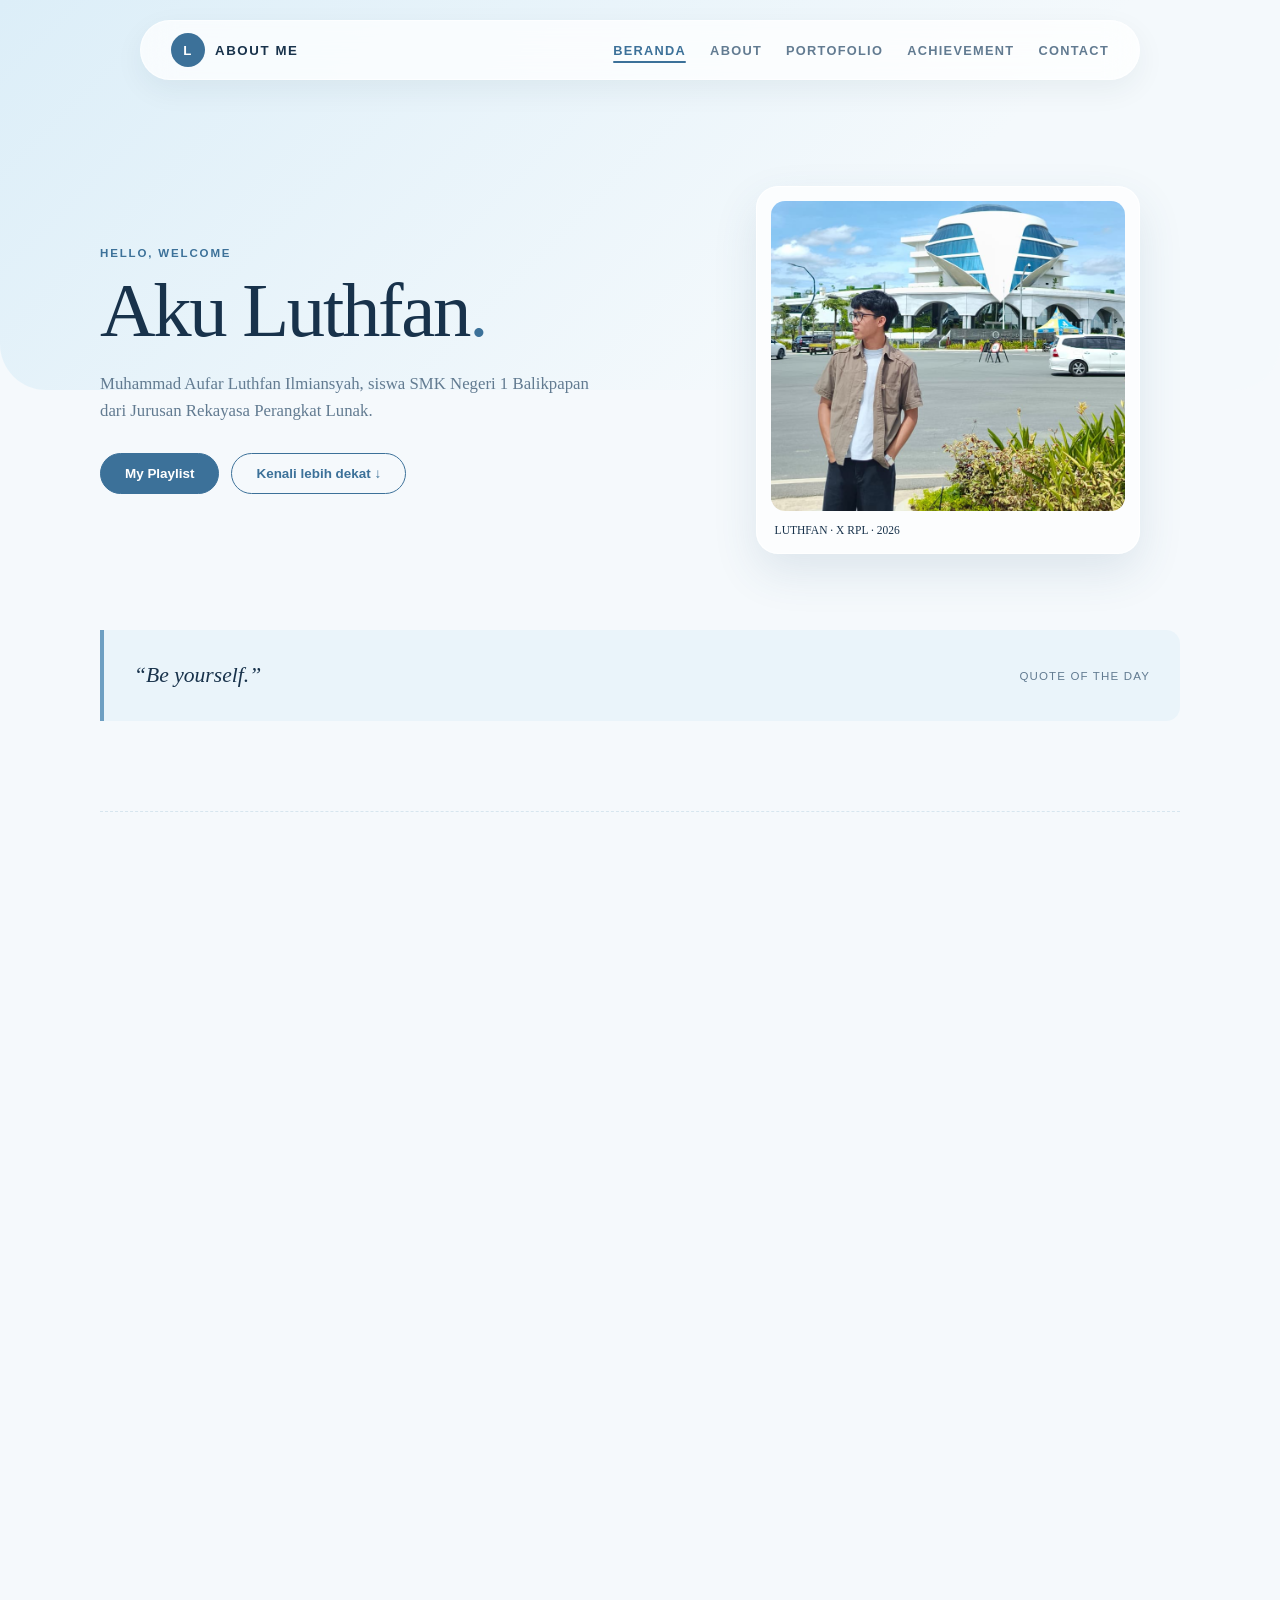
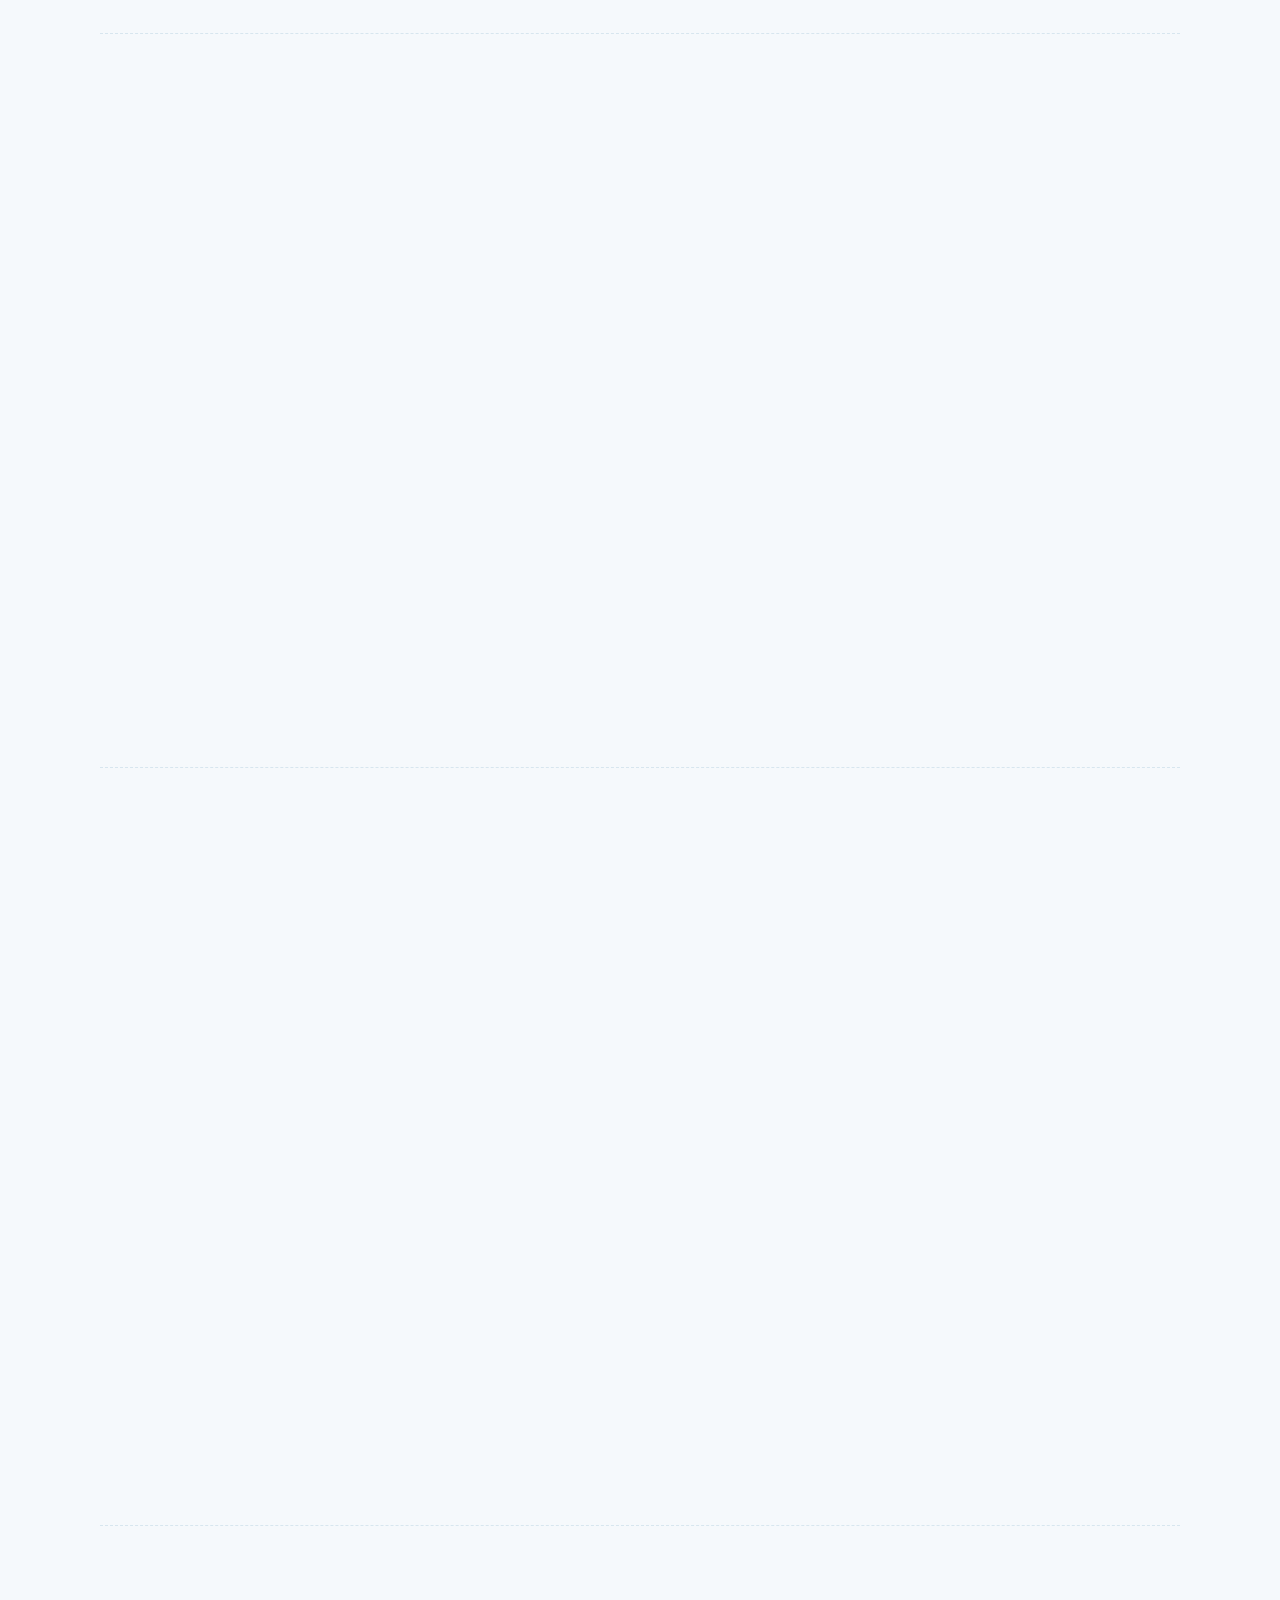
<file: Biografi/index.html>
<!DOCTYPE html>
<html lang="en">
<head>
    <meta charset="UTF-8">
    <meta name="viewport" content="width=device-width, initial-scale=1.0">
    <title>Portofolio Pribadi Luthfan </title>
    <link rel="stylesheet" href="style.css">
    <script src="script.js" defer></script>
</head>
<body>
    <!-- FLOATING NAVBAR -->
    <header class="site-header">
        <div class="brand"><span class="brand-mark">L</span><span>About Me</span></div>
        <nav class="navbar">
            <a href="#beranda" class="active">Beranda</a>
            <a href="#about">About</a>
            <a href="#portofolio">Portofolio</a>
            <a href="#achievement">Achievement</a>
            <a href="#contact">Contact</a>
        </nav>
    </header>

    <main>
        <!-- 1. HALAMAN BERANDA -->
        <section id="beranda" class="section-container">
            <div class="hero" aria-labelledby="profile-title">
                <div class="fade-in delay-1">
                    <p class="eyebrow">Hello, welcome</p>
                    <h1 id="profile-title" class="hero-title">Aku Luthfan<span style="color:var(--dark);">.</span></h1>
                    <p class="intro">Muhammad Aufar Luthfan Ilmiansyah, siswa SMK Negeri 1 Balikpapan dari Jurusan Rekayasa Perangkat Lunak.</p>
                    <div class="hero-actions">
                        <a class="button" href="https://open.spotify.com/playlist/5G5rxn9FB8EohobfefSgmx?si=d93f11a920634788" target="_blank" rel="noopener">My Playlist</a>
                        <a class="button secondary" href="#about">Kenali lebih dekat ↓</a>
                    </div>
                </div>
                <figure class="portrait-frame fade-in delay-2">
                    <img src="luthfan1.jpg" alt="Foto Luthfan 1">
                    <figcaption class="portrait-caption">LUTHFAN · X RPL · 2026</figcaption>
                </figure>
            </div>
            
            <blockquote class="quote reveal">
                <p>“Be yourself.”</p>
                <small>Quote of the day</small>
            </blockquote>
        </section>

        <!-- 2. HALAMAN ABOUT -->
        <section id="about" class="section-container">
            <div class="reveal">
                <h1 class="section-title">Tentang Aku<span style="color:var(--dark);">.</span></h1>
                <p class="section-subtitle">Sedikit cerita tentang perjalanan dan hal-hal sederhana yang membuatku tumbuh.</p>
            </div>

            <div class="content-grid">
                <article class="panel reveal" style="transition-delay: 0.1s;">
                    <img src="luthfan2.jpg" alt="Foto Luthfan 2" class="panel-img">
                    <p class="section-label">Little things</p>
                    <h2>Yang disukai</h2>
                    <dl class="likes">
                        <div class="like-row"><dt>Musik</dt><dd>Here With Me, Seasons, Love, If Only, 24/7</dd></div>
                        <div class="like-row"><dt>Makanan</dt><dd>Nasi goreng, sate, dan nasi bakar</dd></div>
                        <div class="like-row"><dt>Film</dt><dd>5 Centimeters per Second, A Silent Voice, Your Name</dd></div>
                        <div class="like-row"><dt>Hobi</dt><dd>Fotografi Dan Writing</dd></div>
                    </dl>
                </article>

                <article class="panel reveal" style="transition-delay: 0.2s;">
                    <p class="section-label">The Journey</p>
                    <h2>Riwayat Pendidikan</h2>
                    <ol class="timeline">
                        <li><strong>PAUD</strong><span>Tidak ada</span></li>
                        <li><strong>TK</strong><span>TK Jamiyyatul Mustaqim</span></li>
                        <li><strong>SD</strong><span>SD Muhammadiyah 1</span></li>
                        <li><strong>SMP</strong><span>SMP Muhammadiyah 2</span></li>
                        <li><strong>SMK</strong><span>SMK Negeri 1</span></li>
                        <li><strong>Universitas</strong><span>Oxford University (Impian)</span></li>
                    </ol>
                </article>
            </div>
        </section>

        <!-- 3. HALAMAN PORTOFOLIO -->
        <section id="portofolio" class="section-container">
            <div class="reveal">
                <h1 class="section-title">Proyek & Karya<span style="color:var(--dark);">.</span></h1>
                <p class="section-subtitle">Beberapa eksplorasi visual, kode, dan tugas yang sedang atau pernah kukerjakan.</p>
            </div>

            <div class="content-grid">
                <article class="panel reveal" style="transition-delay: 0.1s;">
                    <img src="luthfan3.jpg" alt="Foto Luthfan 3 Karya" class="panel-img">
                    <p class="section-label">Web Development</p>
                    <h2>Eksplorasi Digital</h2>
                    <p class="intro" style="font-size: 0.95rem; margin-bottom: 0;">Fokus mematangkan fundamental HTML dan CSS (seperti integrasi layout navigasi), menjelajah sosial media tentang coding dan memcoba berbagai vibecoding project dengan bantuan AI Assistent</p>
                </article>

                <div style="display:flex; flex-direction:column; gap:22px;">
                    <article class="panel reveal" style="flex:1; transition-delay: 0.2s;">
                        <p class="section-label">Fotografi & Design</p>
                        <h2>Potret Estetik</h2>
                        <p class="intro" style="font-size: 0.95rem; margin-bottom: 0;">Minat pada street photography, landscape, potrait, dan suka menorehkan cerita dalam sebuah potret. Suka bermain dengan <em>color grading</em> di Lightroom, mengejar tone <em>teal and orange</em> bergaya film sinematik dan berbagai macam style</p>
                    </article>

                    <article class="panel reveal" style="flex:1; transition-delay: 0.3s;">
                        <p class="section-label">Writing</p>
                        <h2>Beautiful Words</h2>
                        <p class="intro" style="font-size: 0.95rem; margin-bottom: 0;">Suka menulis dan mengetik kisah kehidupan atau hasil jurnalistik kedalam rangkaian kata indah, terinspirasi dari orang orang sastra yang dapat membuat syair indah dan banyak karya puitis.</p>
                    </article>
                </div>
            </div>
        </section>

        <!-- 4. HALAMAN ACHIEVEMENT -->
        <section id="achievement" class="section-container">
            <div class="reveal">
                <h1 class="section-title">Penghargaan<span style="color:var(--dark);">.</span></h1>
                <p class="section-subtitle">Dedikasi, kompetisi, dan sertifikasi yang pernah aku capai sejauh ini.</p>
            </div>

            <div class="content-grid">
                <article class="panel reveal" style="transition-delay: 0.1s;">
                    <p class="section-label">Sertifikasi & Pelatihan</p>
                    <h2>Martial Arts</h2>
                    <ol class="timeline" style="margin-top:20px;">
                        <li><strong>2025</strong><span>1st Beregu Putra Kejurkot Balikpapan</span></li>
                        <li><strong>2024</strong><span>1st Beregu Putra Kejurkot Balikpapan</span></li>
                        <li><strong>2024</strong><span>2nd Fighter Class G Balikpapan National Open</span></li>
                        <li><strong>2023</strong><span>1st Fighter Class G Borneo Championship</span></li>
                        <li><strong>2023</strong><span>3rd Fighter Class G Kejurda Tapak Suci Balikpapan</span></li>
                        <li><strong>2022</strong><span>1st Fighter Class Free Samboja Open</span></li>
                        <li><strong>2022</strong><span>3rd Fighter Class Free Kejurda Tapak Suci Samarinda</span></li>
                        <li><strong>2022</strong><span>3rd Tunggal Putra O2SN Kecamatan Balikpapan Tengah</span></li>
                    </ol>
                </article>

                <article class="panel reveal" style="transition-delay: 0.2s;">
                    <img src="luthfan4.jpg" alt="Foto Luthfan 4 Achievement" class="panel-img">
                    <p class="section-label">Kompetisi</p>
                    <h2>Best Moment</h2>
                    <p class="intro" style="font-size: 0.95rem; margin-bottom: 0;">Berhasil lolos seleksi tim IPSI Balikpapan untuk mewakili Kejurda Open Tournament Samarinda 2025, dan POPDA XVII Kaltim 2026 di PPU</p>
                </article>
            </div>
        </section>

        <!-- 5. HALAMAN CONTACT -->
        <section id="contact" class="section-container" style="border-bottom: none;">
            <div class="reveal">
                <h1 class="section-title">Mari Berkolaborasi<span style="color:var(--dark);">.</span></h1>
                <p class="section-subtitle">Punya ide proyek, tawaran kerja sama, atau sekadar ingin menyapa? Jangan ragu mengirim pesan.</p>
            </div>

            <div class="contact-grid">
                <article class="panel reveal" style="transition-delay: 0.1s;">
                    <p class="section-label">Kirim Pesan</p>
                    <form action="#" method="POST">
                        <div class="form-group">
                            <label for="name">Nama Lengkap</label>
                            <input type="text" id="name" name="name" placeholder="Masukkan nama kamu" required>
                        </div>
                        <div class="form-group">
                            <label for="email">Alamat Email</label>
                            <input type="email" id="email" name="email" placeholder="nama@email.com" required>
                        </div>
                        <div class="form-group">
                            <label for="message">Pesan Kamu</label>
                            <textarea id="message" name="message" rows="5" placeholder="Tulis pesanmu di sini..." required></textarea>
                        </div>
                        <button type="submit" class="button" style="width: 100%; justify-content: center; font-size: 1rem; padding: 14px;">Kirim Pesan Sekarang ➔</button>
                    </form>
                </article>

                <div class="reveal" style="transition-delay: 0.2s;">
                    <img src="luthfan5.jpg" alt="Foto Luthfan 5 Contact" class="contact-side-img">
                </div>
            </div>
        </section>
    </main>

    <footer class="reveal">© 2026 Luthfan · Dibuat untuk portofolio pribadi</footer>
</body>
</html>
</file>
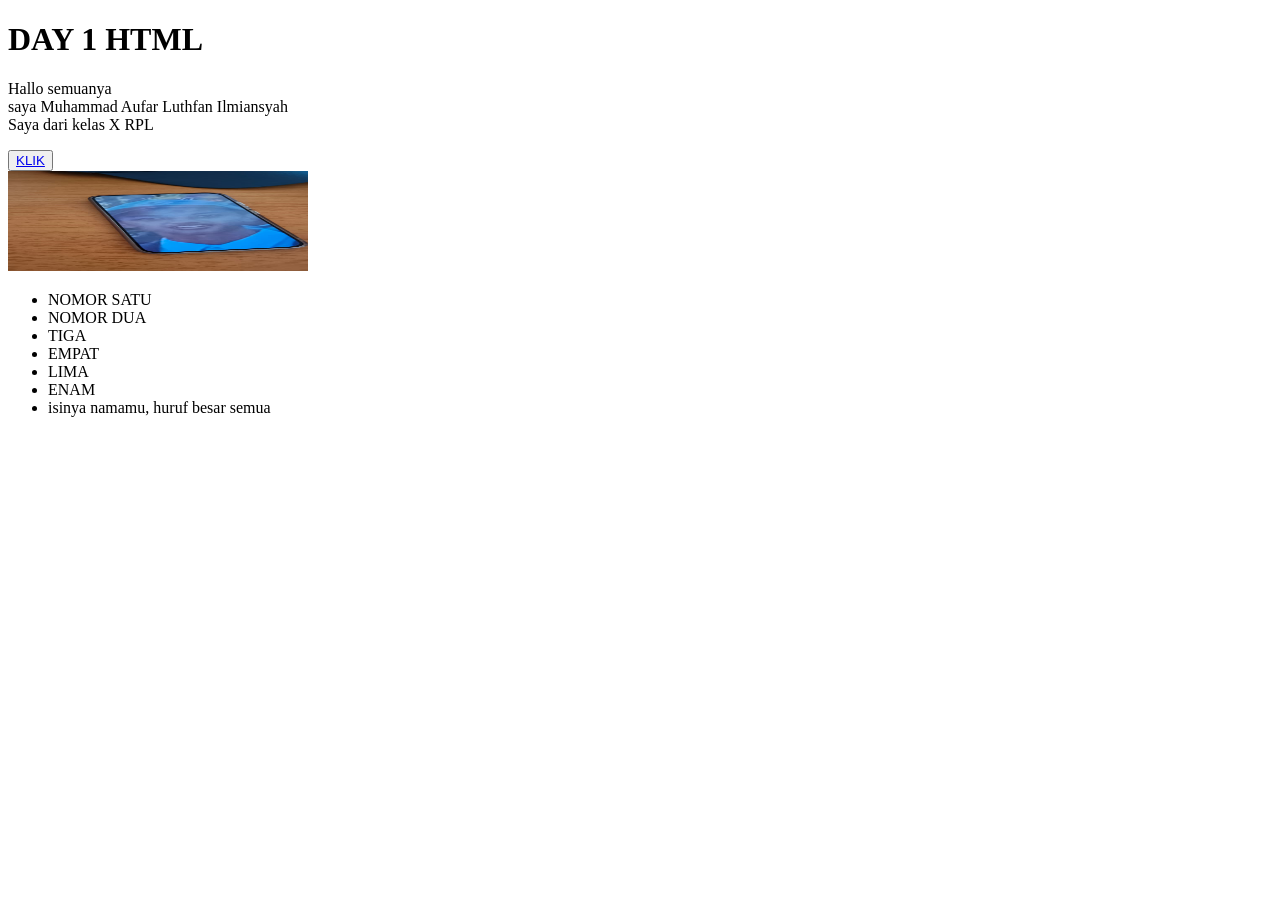
<file: DAY 1 (HTML DASAR)/INDEX.HTML>
<!DOCTYPE html>
<html lang="en">
<head>
    <meta charset="UTF-8">
    <meta name="viewport" content="width=device-width, initial-scale=1.0">
    <title>day 1</title>
    </style>
</head>
<body>
    <div class="profile">
    <h1>DAY 1 HTML</h1>
    <p> Hallo semuanya<br>saya Muhammad Aufar Luthfan Ilmiansyah<br>Saya dari kelas X RPL </p>
    </div>

    <div class="social-media">
        <button><a href="https://www.instagram.com/aufarluthfan_/" target="_blank">KLIK</a></button>
    </div>

    <div class="erlan">
    <img src="kingerlan.jpg.jpeg" width="300" height="100" alt="" srcset="">
    </div>

    <div class="list">
    <ul>
        <li>NOMOR SATU</li>
        <li>NOMOR DUA</li>
        <li>TIGA</li>
        <li>EMPAT</li>
        <li>LIMA</li>
        <li>ENAM</li>
        <li>isinya namamu, huruf besar semua</li>
    </ul>
    </div>

</body>
</html>
</file>
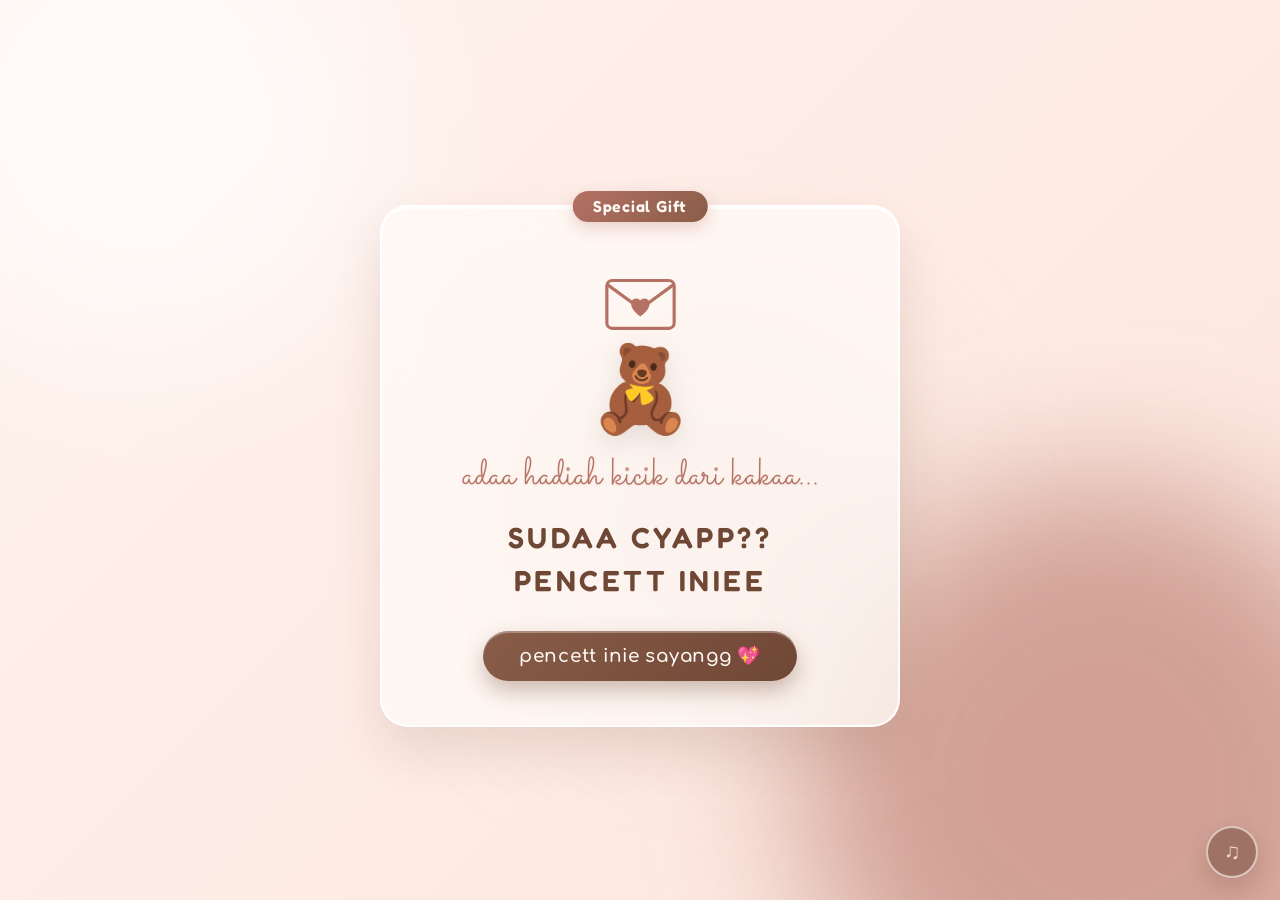
<file: habidi fix/index.html>
<!DOCTYPE html>
<html lang="id">
<head>
    <meta charset="UTF-8">
    <meta name="viewport" content="width=device-width, initial-scale=1.0">
    <title>Happy Sweet 14 Yumnaaa Cantiii </title>

    <link rel="preconnect" href="https://fonts.googleapis.com">
    <link rel="preconnect" href="https://fonts.gstatic.com" crossorigin>
    <link href="https://fonts.googleapis.com/css2?family=Comfortaa:wght@400;600;700&family=Fredoka:wght@400;500;600&family=Sacramento&display=swap" rel="stylesheet">
    <link rel="stylesheet" href="css/style.css">
</head>
<body>

    <!-- ===== Dekorasi Background Super Cute (Mocha Soft Gradient & Floating Elements) ===== -->
    <div class="mocha-glow-bg" aria-hidden="true">
        <div class="glow-orb orb-1"></div>
        <div class="glow-orb orb-2"></div>
        <div class="glow-orb orb-3"></div>
    </div>
    
    <div class="floaters" id="floaters" aria-hidden="true"></div>
    <canvas id="confetti" aria-hidden="true"></canvas>

    <!-- ===== Musik ===== -->
    <audio id="bgm" loop preload="auto">
        <source src="music/lagu.mp3" type="audio/mpeg">
    </audio>
    <button class="music-btn" id="musicBtn" aria-label="Putar / hentikan musik" title="Musik">♪</button>

    <main class="stage">

        <!-- ============ HALAMAN 1 : MULAI ============ -->
        <section class="page active" id="page-start">
            <div class="card start-card glass-card">
                <div class="card-badge"> Special Gift </div>
                <div class="envelope-heart cute-bounce">💌</div>
                <div class="cute-bear">🧸</div>
                <p class="small-script">adaa hadiah kicik dari kakaa...</p>
                <h1 class="start-title">SUDAA CYAPP??<br>PENCETT INIEE</h1>
                <button class="btn btn-main pulse cute-hover" data-go="greeting">pencett inie sayangg 💖</button>
            </div>
        </section>

        <!-- ============ HALAMAN 2 : HAPPY BIRTHDAY ============ -->
        <section class="page" id="page-greeting">
            <div class="card greeting-card glass-card">
                <div class="card-badge">Sweet 14th</div>
                <p class="small-script">untukk pacalll tersayang</p>
                <h1 class="script-title">Happy Birthday</h1>

                <div class="cake" id="cake" role="button" tabindex="0" aria-label="Tiup lilin">
                    <div class="candles">
                        <span class="candle"><i class="flame"></i></span>
                        <span class="candle"><i class="flame"></i></span>
                        <span class="candle"><i class="flame"></i></span>
                    </div>
                    <div class="layer l1"></div>
                    <div class="layer l2"></div>
                    <div class="layer l3"></div>
                    <div class="plate"></div>
                </div>
                <p class="hint" id="cakeHint">✨ clickk kuenya bwat tiup lilin WKWKWK ✨</p>

                <div class="text-box-soft">
                    <p class="typed" id="typedText" aria-live="polite"></p>
                </div>

                <button class="btn btn-main hidden cute-hover" id="toMenuBtn" data-go="menu">lanjut sayangg ➜</button>
            </div>
        </section>

        <!-- ============ HALAMAN 3 : MENU 3 TOMBOL ============ -->
        <section class="page" id="page-menu">
            <div class="card menu-card glass-card">
                <div class="cute-sparkles"></div>
                <p class="small-script">HAPPY BIRTHDAY MYLOVE</p>
                <h2 class="section-title">About Youmnak</h2>

                <div class="menu-grid">
                    <button class="menu-item cute-hover" data-go="album" data-key="album">
                        <span class="menu-ico">📸</span>
                        <span class="menu-name">Album</span>
                        <span class="menu-sub">Memory Of You</span>
                        <span class="check">✓</span>
                    </button>
                    <button class="menu-item cute-hover" data-go="words" data-key="words">
                        <span class="menu-ico">💌</span>
                        <span class="menu-name">Beautiful Word</span>
                        <span class="menu-sub">Little things in word</span>
                        <span class="check">✓</span>
                    </button>
                    <button class="menu-item cute-hover" data-go="moment" data-key="moment">
                        <span class="menu-ico">🎬</span>
                        <span class="menu-name">Moment</span>
                        <span class="menu-sub">Our Moment</span>
                        <span class="check">✓</span>
                    </button>
                </div>

                <button class="btn btn-main cute-hover" id="toEndBtn" data-go="end">lasttt sayangg ➜</button>
            </div>
        </section>

        <!-- ============ SUB-HALAMAN 3A : ALBUM ============ -->
        <section class="page" id="page-album">
            <div class="card wide-card glass-card">
                <button class="btn btn-ghost back cute-hover" data-go="menu">← kembali</button>
                <div class="card-badge">Gallery</div>
                <p class="small-script">Gallery</p>
                <h2 class="section-title">Album Pacal Cantiiiikiyut</h2>
                <div class="album" id="album"></div>
                <p class="hint">klik fotonaa bwatt memperbesar yaww!!!</p>
            </div>
        </section>

        <!-- ============ SUB-HALAMAN 3B : KATA-KATA INDAH ============ -->
        <section class="page" id="page-words">
            <div class="card wide-card glass-card">
                <button class="btn btn-ghost back cute-hover" data-go="menu">← kembali</button>
                <div class="card-badge">Sweet Notes</div>
                <p class="small-script">kalna isi fikiran u doank,<br>jadi kaka bwat ketikan deh hehe</p>
                <h2 class="section-title">Beautiful word like you</h2>

                <button class="envelope cute-hover" id="envelope" aria-label="Buka surat">
                    <span class="env-flap"></span>
                    <span class="env-body"></span>
                    <span class="env-seal">♥</span>
                    <span class="env-text">klik untuk membuka surat</span>
                </button>

                <div class="letters hidden" id="letters">
                    <div class="letter-track" id="letterTrack"></div>
                    <div class="letter-nav">
                        <button class="round-btn cute-hover" id="prevLetter" aria-label="Sebelumnya">‹</button>
                        <div class="dots" id="letterDots"></div>
                        <button class="round-btn cute-hover" id="nextLetter" aria-label="Berikutnya">›</button>
                    </div>
                </div>
            </div>
        </section>

        <!-- ============ SUB-HALAMAN 3C : MOMEN ============ -->
        <section class="page" id="page-moment">
            <div class="card wide-card glass-card">
                <button class="btn btn-ghost back cute-hover" data-go="menu">← kembali</button>
                <div class="card-badge">Sweet Memories</div>
                <p class="small-script">Walau jarank beltemu, hati kita selalu beltemu kok sayang</p>
                <h2 class="section-title">Happy Moment</h2>
                <div class="video-frame cute-hover">
                    <video id="momentVideo" controls playsinline preload="metadata">
                        <source src="video/video.mp4" type="video/mp4">
                    </video>
                    <div class="video-missing hidden" id="videoMissing">
                        <span>🎞️</span>
                        <p>Video belum ditambahkan.<br>Taruh file <b>video.mp4</b> di folder <b>video/</b></p>
                    </div>
                </div>
            </div>
        </section>

        <!-- ============ HALAMAN 4 : PENUTUP ============ -->
        <section class="page" id="page-end">
            <div class="card end-card glass-card">
                <div class="card-badge">Forever Us</div>
                <div class="big-heart cute-bounce">💗</div>
                <h1 class="script-title">Happy Birthday</h1>
                <p class="end-line">Love you sayang</p>
                <div class="text-box-soft-end">
                    <p class="end-sub">what i wish for in 2027<br>you still in my life. more time together.<br>more "when can i see you?" turning into "i'm on my way."<br>and a whole year of us choosing each other<br>thank youuu for coming into my life<br>IM LUCKY TO HAVE YOU MYLOVE 🤎</p>
                </div>
                <div class="end-actions">
                    <button class="btn btn-main cute-hover" id="replayBtn">Ulangi lagii</button>
                    <button class="btn btn-ghost cute-hover" data-go="menu">← Back to menu</button>
                </div>
            </div>
        </section>

    </main>

    <!-- ===== Lightbox foto ===== -->
    <div class="lightbox hidden" id="lightbox">
        <button class="lb-close cute-hover" id="lbClose" aria-label="Tutup">✕</button>
        <button class="round-btn lb-prev cute-hover" id="lbPrev" aria-label="Foto sebelumnya">‹</button>
        <figure>
            <img id="lbImg" alt="">
            <figcaption id="lbCap"></figcaption>
        </figure>
        <button class="round-btn lb-next cute-hover" id="lbNext" aria-label="Foto berikutnya">›</button>
    </div>

    <script src="js/script.js"></script>
</body>
</html>
</file>
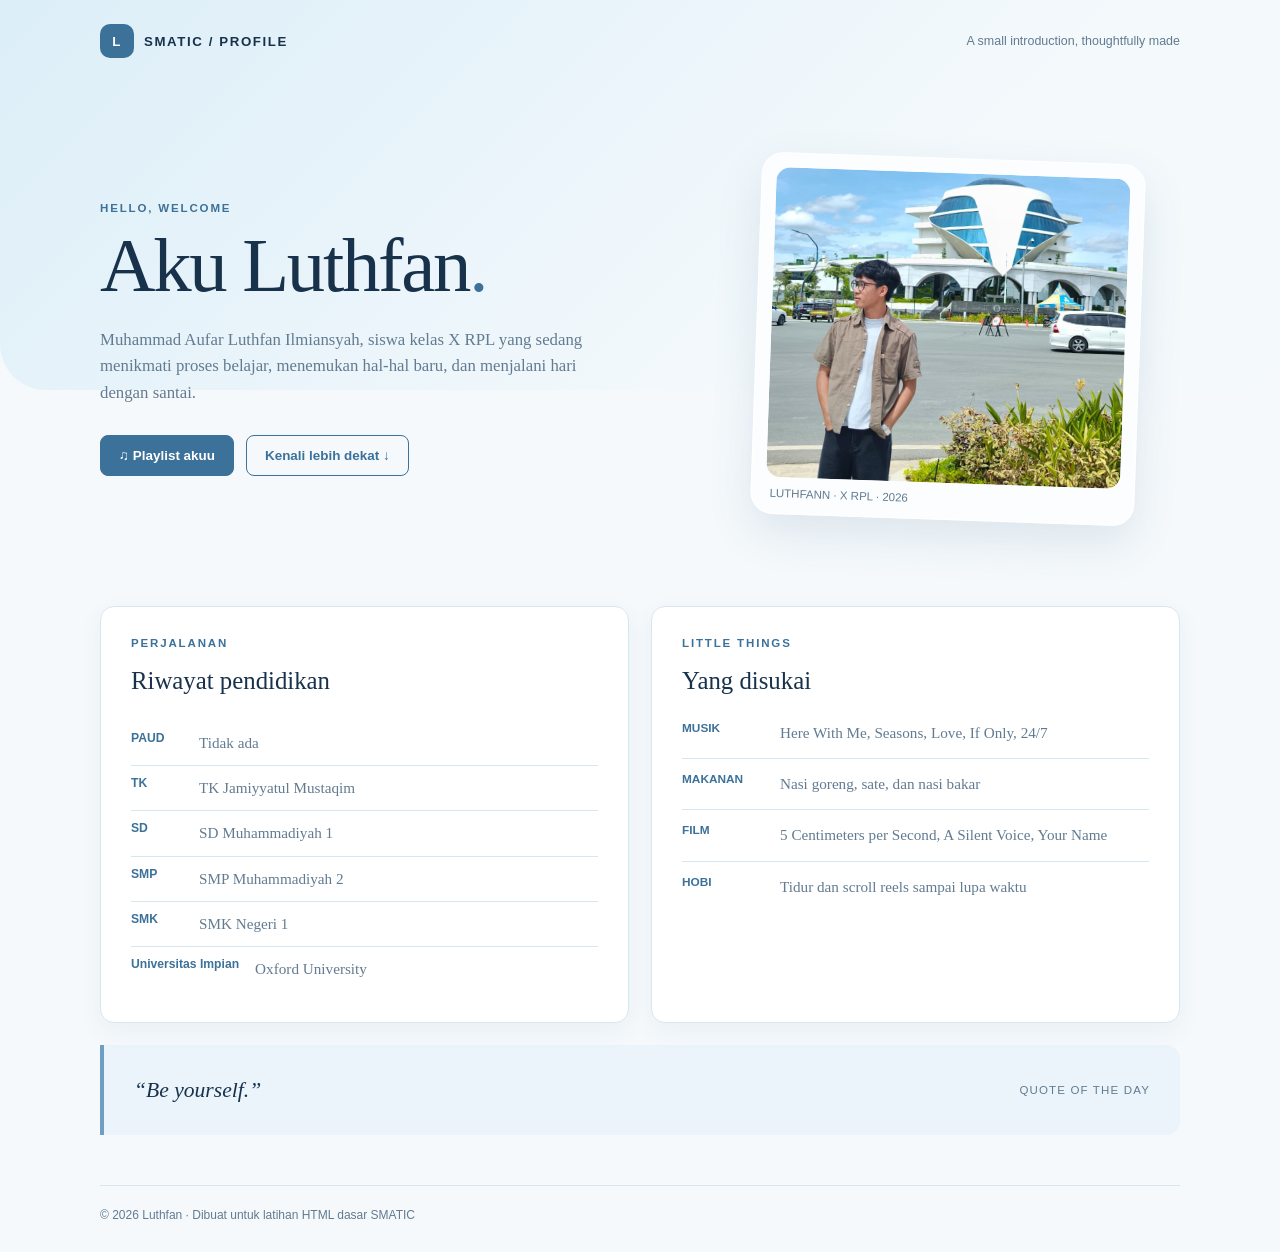
<file: DAY 1 (HTML DASAR)/UJI PEMAHAMAN.HTML>
<!DOCTYPE html>
<html lang="en">
<head>
    <meta charset="UTF-8">
    <meta name="viewport" content="width=device-width, initial-scale=1.0">
    <title>Profil Luthfan | SMATIC</title>
    <style>
        :root { --ink:#18324b; --muted:#627b91; --blue:#6e9fc2; --dark:#3c7199; --pale:#eaf4fa; --line:#d7e6ef; --white:#fff; }
        * { box-sizing:border-box; }
        body { margin:0; color:var(--ink); background:#f5f9fc; font-family:Georgia,'Times New Roman',serif; line-height:1.6; }
        body::before { content:''; position:fixed; inset:0 0 auto; height:390px; z-index:-1; background:linear-gradient(135deg,#dceef8,#f4f9fc 68%); border-radius:0 0 46px 46px; }
        a { color:inherit; }
        .site-header, main, footer { width:min(1080px,calc(100% - 40px)); margin:auto; }
        .site-header { display:flex; align-items:center; justify-content:space-between; padding:24px 0; }
        .brand { display:flex; align-items:center; gap:10px; font:700 .83rem Arial,sans-serif; letter-spacing:.12em; text-transform:uppercase; }
        .brand-mark { display:grid; width:34px; height:34px; place-items:center; color:white; background:var(--dark); border-radius:10px; }
        .header-note,.portrait-caption,footer { color:var(--muted); font: .78rem Arial,sans-serif; }
        .hero { display:grid; grid-template-columns:1.1fr .9fr; gap:48px; align-items:center; padding:60px 0 70px; }
        .eyebrow,.section-label { margin:0 0 12px; color:var(--dark); font:700 .72rem Arial,sans-serif; letter-spacing:.16em; text-transform:uppercase; }
        h1,h2,h3,p { margin-top:0; }
        h1 { max-width:590px; margin-bottom:20px; font-size:clamp(2.5rem,6vw,4.8rem); font-weight:500; letter-spacing:-.03em; line-height:1.05; }
        .intro { max-width:510px; margin-bottom:28px; color:var(--muted); font-size:1.05rem; }
        .hero-actions { display:flex; flex-wrap:wrap; gap:12px; }
        .button { display:inline-flex; align-items:center; gap:9px; padding:12px 18px; border:1px solid var(--dark); border-radius:8px; background:var(--dark); color:white; font:700 .84rem Arial,sans-serif; text-decoration:none; transition:.2s; }
        .button:hover { transform:translateY(-2px); box-shadow:0 8px 18px #3c719938; }
        .button.secondary { background:transparent; color:var(--dark); }
        .portrait-frame { padding:14px; background:#ffffffb3; border:1px solid #ffffffe6; border-radius:22px; box-shadow:0 18px 45px #305d7a1f; transform:rotate(2deg); }
        .portrait-frame img { display:block; width:100%; height:310px; object-fit:cover; border-radius:14px; }
        .portrait-caption { margin:10px 4px 0; font-size:.72rem; }
        .content-grid { display:grid; grid-template-columns:1fr 1fr; gap:22px; }
        .panel { padding:30px; background:var(--white); border:1px solid var(--line); border-radius:14px; box-shadow:0 8px 25px #305d7a0f; }
        .panel h2 { margin-bottom:20px; font-size:1.55rem; font-weight:500; }
        .timeline { margin:0; padding:0; list-style:none; }
        .timeline li { display:flex; gap:16px; padding:10px 0; border-bottom:1px solid var(--line); }
        .timeline li:last-child { border:0; }
        .timeline strong { min-width:52px; color:var(--dark); font:700 .76rem Arial,sans-serif; }
        .timeline span,.like-row dd { color:var(--muted); font-size:.95rem; }
        .likes { display:grid; gap:13px; margin:0; }
        .like-row { display:grid; grid-template-columns:86px 1fr; gap:12px; padding-bottom:13px; border-bottom:1px solid var(--line); }
        .like-row:last-child { padding-bottom:0; border:0; }
        .like-row dt { color:var(--dark); font:700 .74rem Arial,sans-serif; text-transform:uppercase; }
        .like-row dd { margin:0; }
        .quote { display:grid; grid-template-columns:1fr auto; gap:30px; align-items:center; margin:22px 0 50px; padding:28px 30px; background:var(--pale); border-left:4px solid var(--blue); border-radius:0 14px 14px 0; }
        .quote p { margin:0; font-size:1.35rem; font-style:italic; }
        .quote small { color:var(--muted); font: .72rem Arial,sans-serif; letter-spacing:.1em; text-transform:uppercase; }
        footer { padding:22px 0 30px; border-top:1px solid var(--line); font-size:.75rem; }
        @media (max-width:720px) { .site-header,main,footer { width:min(100% - 28px,540px); } .header-note { display:none; } .hero { grid-template-columns:1fr; gap:30px; padding:42px 0 52px; } h1 { font-size:3rem; } .portrait-frame { max-width:430px; margin:auto; transform:rotate(1deg); } .content-grid { grid-template-columns:1fr; } .panel { padding:24px; } .quote { grid-template-columns:1fr; gap:12px; margin-bottom:34px; padding:24px; } }
    </style>
</head>
<body>
    <header class="site-header">
        <div class="brand"><span class="brand-mark">L</span><span>SMATIC / Profile</span></div>
        <span class="header-note">A small introduction, thoughtfully made</span>
    </header>

    <main>
        <section class="hero" aria-labelledby="profile-title">
            <div>
                <p class="eyebrow">Hello, welcome</p>
                <h1 id="profile-title">Aku Luthfan<span style="color:var(--dark);">.</span></h1>
                <p class="intro">Muhammad Aufar Luthfan Ilmiansyah, siswa kelas X RPL yang sedang menikmati proses belajar, menemukan hal-hal baru, dan menjalani hari dengan santai.</p>
                <div class="hero-actions">
                    <a class="button" href="https://open.spotify.com/playlist/5G5rxn9FB8EohobfefSgmx?si=d93f11a920634788" target="_blank" rel="noopener">♫ Playlist akuu</a>
                    <a class="button secondary" href="#tentang">Kenali lebih dekat ↓</a>
                </div>
            </div>
            <figure class="portrait-frame">
                <img src="luthfan.jpeg" alt="Foto Muhammad Aufar Luthfan Ilmiansyah">
                <figcaption class="portrait-caption">LUTHFANN · X RPL · 2026</figcaption>
            </figure>
        </section>

        <section class="content-grid" id="tentang">
            <article class="panel">
                <p class="section-label">Perjalanan</p>
                <h2>Riwayat pendidikan</h2>
                <ol class="timeline">
                    <li><strong>PAUD</strong><span>Tidak ada</span></li>
                    <li><strong>TK</strong><span>TK Jamiyyatul Mustaqim</span></li>
                    <li><strong>SD</strong><span>SD Muhammadiyah 1</span></li>
                    <li><strong>SMP</strong><span>SMP Muhammadiyah 2</span></li>
                    <li><strong>SMK</strong><span>SMK Negeri 1</span></li>
                    <li><strong>Universitas Impian</strong><span>Oxford University</span></li>
                </ol>
            </article>

            <article class="panel">
                <p class="section-label">Little things</p>
                <h2>Yang disukai</h2>
                <dl class="likes">
                    <div class="like-row"><dt>Musik</dt><dd>Here With Me, Seasons, Love, If Only, 24/7</dd></div>
                    <div class="like-row"><dt>Makanan</dt><dd>Nasi goreng, sate, dan nasi bakar</dd></div>
                    <div class="like-row"><dt>Film</dt><dd>5 Centimeters per Second, A Silent Voice, Your Name</dd></div>
                    <div class="like-row"><dt>Hobi</dt><dd>Tidur dan scroll reels sampai lupa waktu</dd></div>
                </dl>
            </article>
        </section>

        <blockquote class="quote">
            <p>“Be yourself.”</p>
            <small>Quote of the day</small>
        </blockquote>
    </main>

    <footer>© 2026 Luthfan · Dibuat untuk latihan HTML dasar SMATIC</footer>
</body>
</html>
</file>
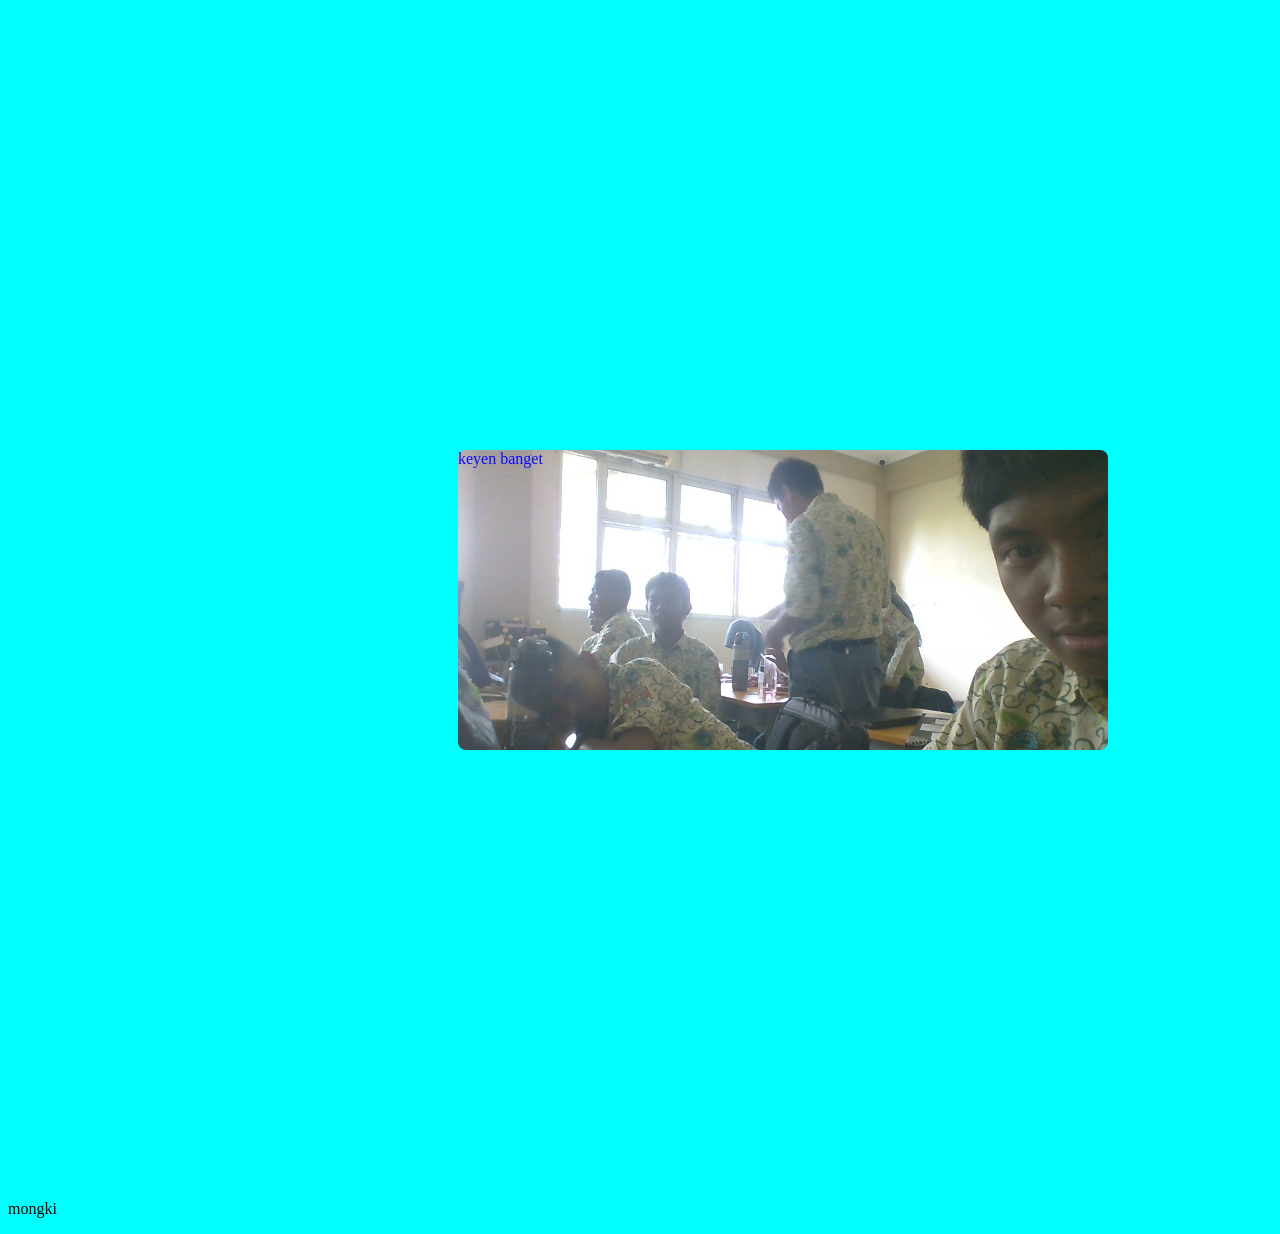
<file: DAY 2 (CSS DASAR)/CSS.HTML>
<!DOCTYPE html>
<html lang="en">
<head>
    <meta charset="UTF-8">
    <meta name="viewport" content="width=device-width, initial-scale=1.0">
    <title>Document</title>
    <link rel="stylesheet" href="CSS.CSS">

</head>
<body>
    
    <div class="LUTHFAN">keyen banget</div>
    <p class="teks-font">mongki</p>
    
</body>
</html>
</file>
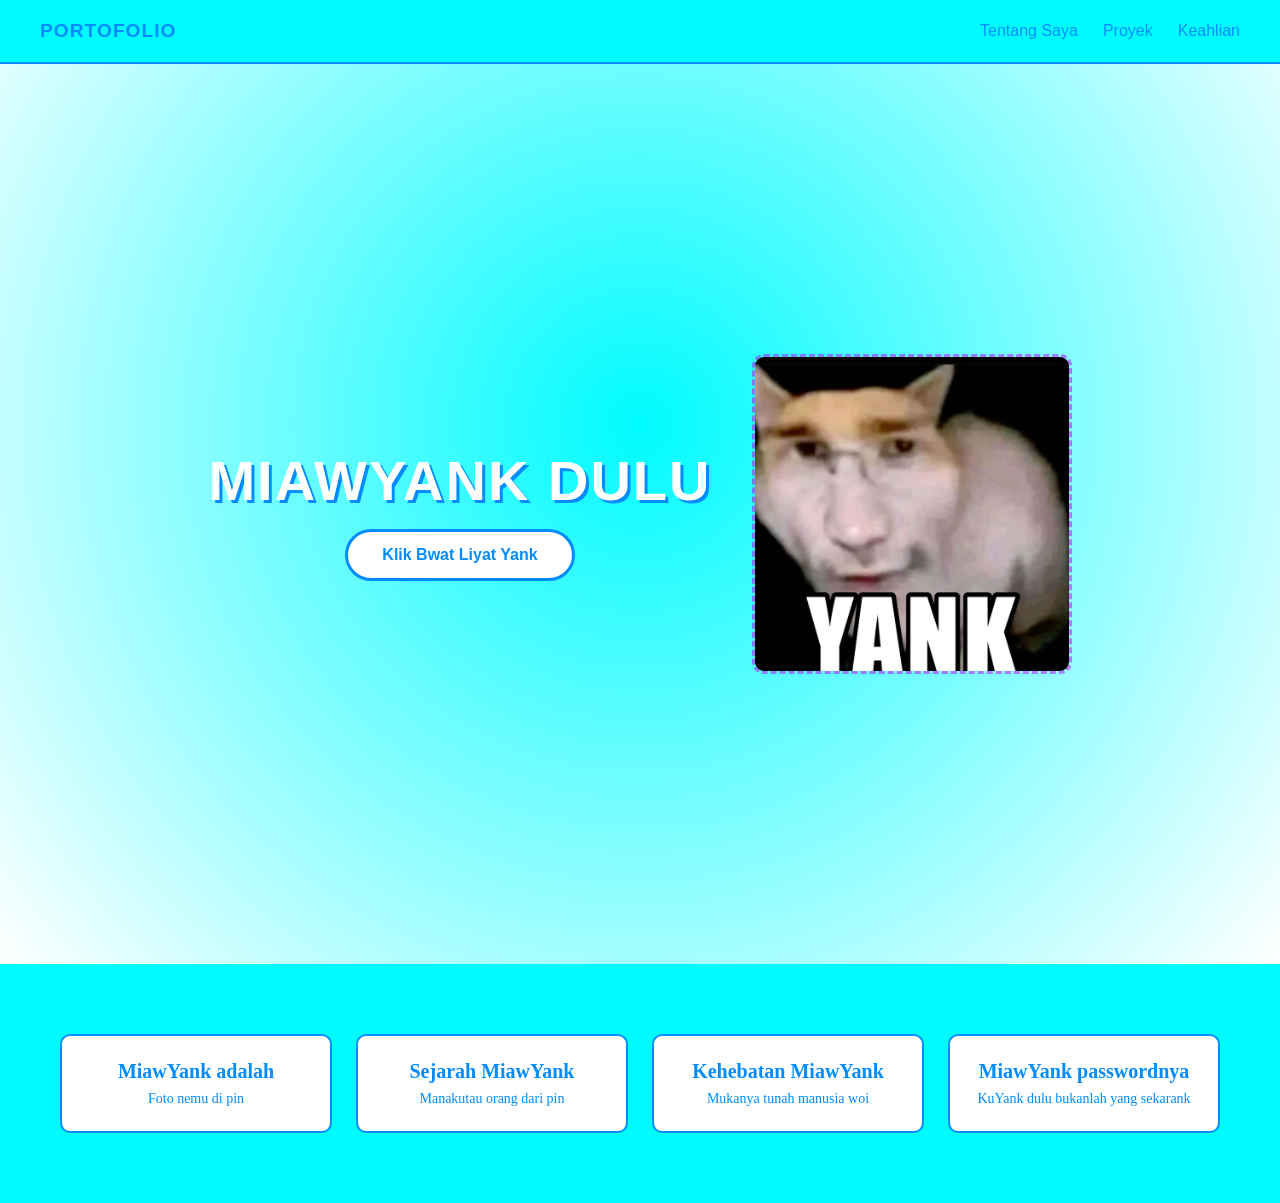
<file: DAY 2 (CSS DASAR)/CSS2.html>
<!DOCTYPE html>
<html lang="id">
<head>
    <meta charset="UTF-8">
    <meta name="viewport" content="width=device-width, initial-scale=1.0">
    <title>MIAWYANK</title>
    <link rel="stylesheet" href="CSS2.css">
</head>
<body>
    <nav class="navbar">
        <div class="logo">PORTOFOLIO</div>

        <ul class="menu">
            <li><a href="http://127.0.0.1:5500/DAY%201%20(HTML%20DASAR)/UJI%20PEMAHAMAN.HTML">Tentang Saya</a></li>
            <li><a href="https://encrypted-tbn0.gstatic.com/images?q=tbn:ANd9GcRV1iZjStkfjQmCDM0VFGPsBjGWtT1-xW7vBtn3XVgHHg&s=10">Proyek</a></li>
            <li><a href="https://encrypted-tbn0.gstatic.com/images?q=tbn:ANd9GcSjNthWihlmPpEuWho_S52eqq7a5duy55X67i2F9Etfow&s=10">Keahlian</a></li>
        </ul>
    </nav>

    <section class="yank">
        <div class="yank-text">
            <h1 class="title">MIAWYANK DULU</h1>
            <a href="https://www.instagram.com/aufarluthfan_?dlrf=MWFjdnNibXVyano4aQ==" class="btn">Klik Bwat Liyat Yank</a>
        </div>
        <div class="yank-image">
            <img src="YANK.jpg" alt="Spider-Man">
        </div>
    </section>

    <section class="miawyank">
        <div class="yank-box">
            <h3>MiawYank adalah</h3>
            <p>Foto nemu di pin</p>
        </div>
        <div class="yank-box">
            <h3>Sejarah MiawYank</h3>
            <p>Manakutau orang dari pin</p>
        </div>
        <div class="yank-box">
            <h3>Kehebatan MiawYank</h3>
            <p>Mukanya tunah manusia woi</p>
        </div>
        <div class="yank-box">
            <h3>MiawYank passwordnya</h3>
            <p>KuYank dulu bukanlah yang sekarank</p>
        </div>
    </section>

</body>
</html>
</file>
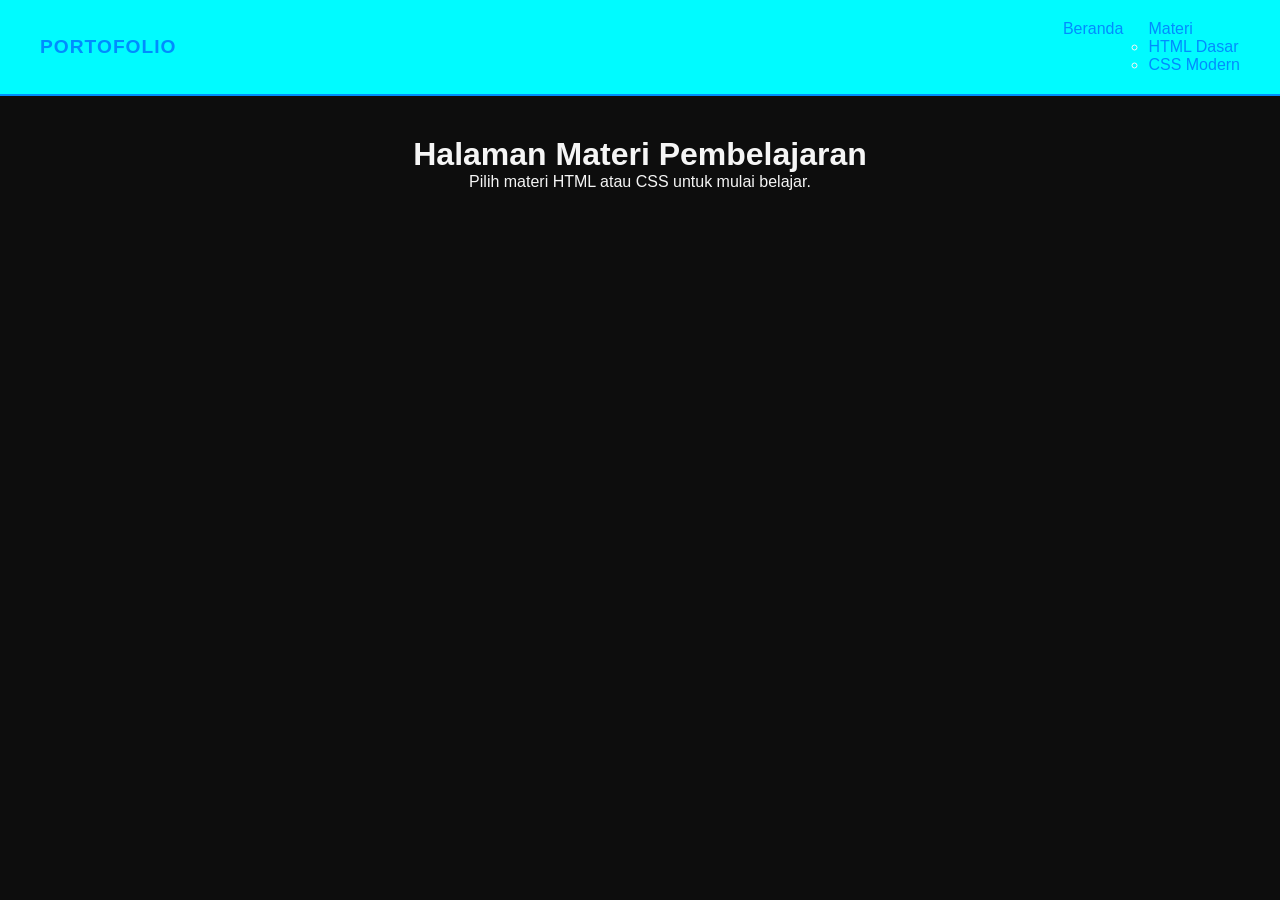
<file: DAY 2 (CSS DASAR)/CSS2B.html>
<!DOCTYPE html>
<html lang="id">
<head>
    <meta charset="UTF-8">
    <meta name="viewport" content="width=device-width, initial-scale=1.0">
    <title>MIAWYANK</title>
    <link rel="stylesheet" href="CSS2.css">
</head>
<body>
    <nav class="navbar">
        <div class="logo">PORTOFOLIO</div>

        <ul class="menu">
            <li><a href="CSS2.html">Beranda</a></li>

            <li class="dropdown">
                <a href="CSS2.html">Materi</a>
                <ul class="dropdown-menu">
                    <li><a href="CSS2.html">HTML Dasar</a></li>
                    <li><a href="CSS2.html">CSS Modern</a></li>
                </ul>
            </li>
        </ul>
    </nav>

    <main style="padding: 40px; text-align: center;">
    <h1>Halaman Materi Pembelajaran</h1>
    <p>Pilih materi HTML atau CSS untuk mulai belajar.</p>
</main>

</body>
</html>
</file>
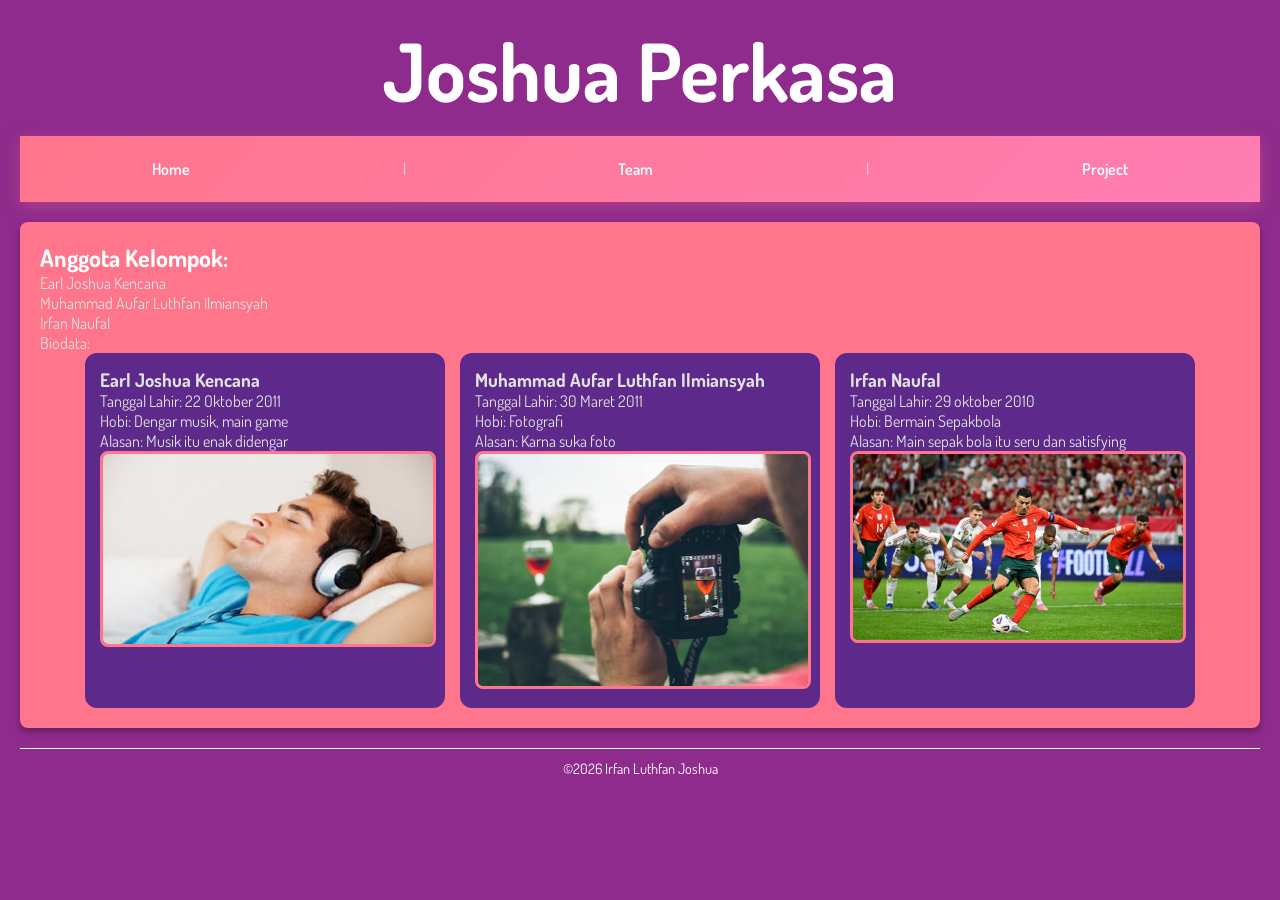
<file: DAY 2 (CSS DASAR)/KERKOM SEMANTIC.HTML>
<!DOCTYPE html>
<html lang="en">
<head>
    <meta charset="UTF-8">
    <meta name="viewport" content="width=device-width, initial-scale=1.0">
    <title>KERKOM</title>
    <link rel="stylesheet" href="KERKOM SEMANTIC.CSS">
</head>
<body>
    <header>
        <h1>Joshua Perkasa</h1>
    </header>
    
    <nav>
        <a href="#">Home</a>|
        <a href="#">Team</a>|
        <a href="#">Project</a>
    </nav>
    
    <main>
        <article>
            <h2>Anggota Kelompok:</h2>
            <p>Earl Joshua Kencana<br>Muhammad Aufar Luthfan Ilmiansyah<br>Irfan Naufal</p>
            <p>Biodata:</p>
            <ul style="display: flex; flex-wrap: nowrap; justify-content: center; gap: 15px; list-style: none; padding: 0; margin: 0;">
            
            <li style="background-color: #5d2a8b; padding: 15px; border-radius: 12px; width: 30%; box-sizing: border-box;">
                <h3>Earl Joshua Kencana</h3>
                <p>Tanggal Lahir: 22 Oktober 2011</p>
                <p>Hobi: Dengar musik, main game</p>
                <p>Alasan: Musik itu enak didengar</p>
                <img src="dengar musik.jpeg" alt="Josua" style="width: 100%; border-radius: 8px; border: 3px solid #ff758c;">
            </li>
            
            <li style="background-color: #5d2a8b; padding: 15px; border-radius: 12px; width: 30%; box-sizing: border-box;">
                <h3>Muhammad Aufar Luthfan Ilmiansyah</h3>
                <p>Tanggal Lahir: 30 Maret 2011</p>
                <p>Hobi: Fotografi</p>
                <p>Alasan: Karna suka foto</p>
                <img src="fotografi.jpeg" alt="Luthfan" style="width: 100%; border-radius: 8px; border: 3px solid #ff758c;">
            </li>
            
            <li style="background-color: #5d2a8b; padding: 15px; border-radius: 12px; width: 30%; box-sizing: border-box;">
                <h3>Irfan Naufal</h3>
                <p>Tanggal Lahir: 29 oktober 2010</p>
                <p>Hobi: Bermain Sepakbola</p>
                <p>Alasan: Main sepak bola itu seru dan satisfying</p>
                <img src="Bermain bola.jpeg" alt="Naufal" style="width: 100%; border-radius: 8px; border: 3px solid #ff758c;">
            </li>
            
        </ul>
    </article>
</main>

    <footer>
        <p>&copy;2026 Irfan Luthfan Joshua</p>
    </footer>

</body>
</file>
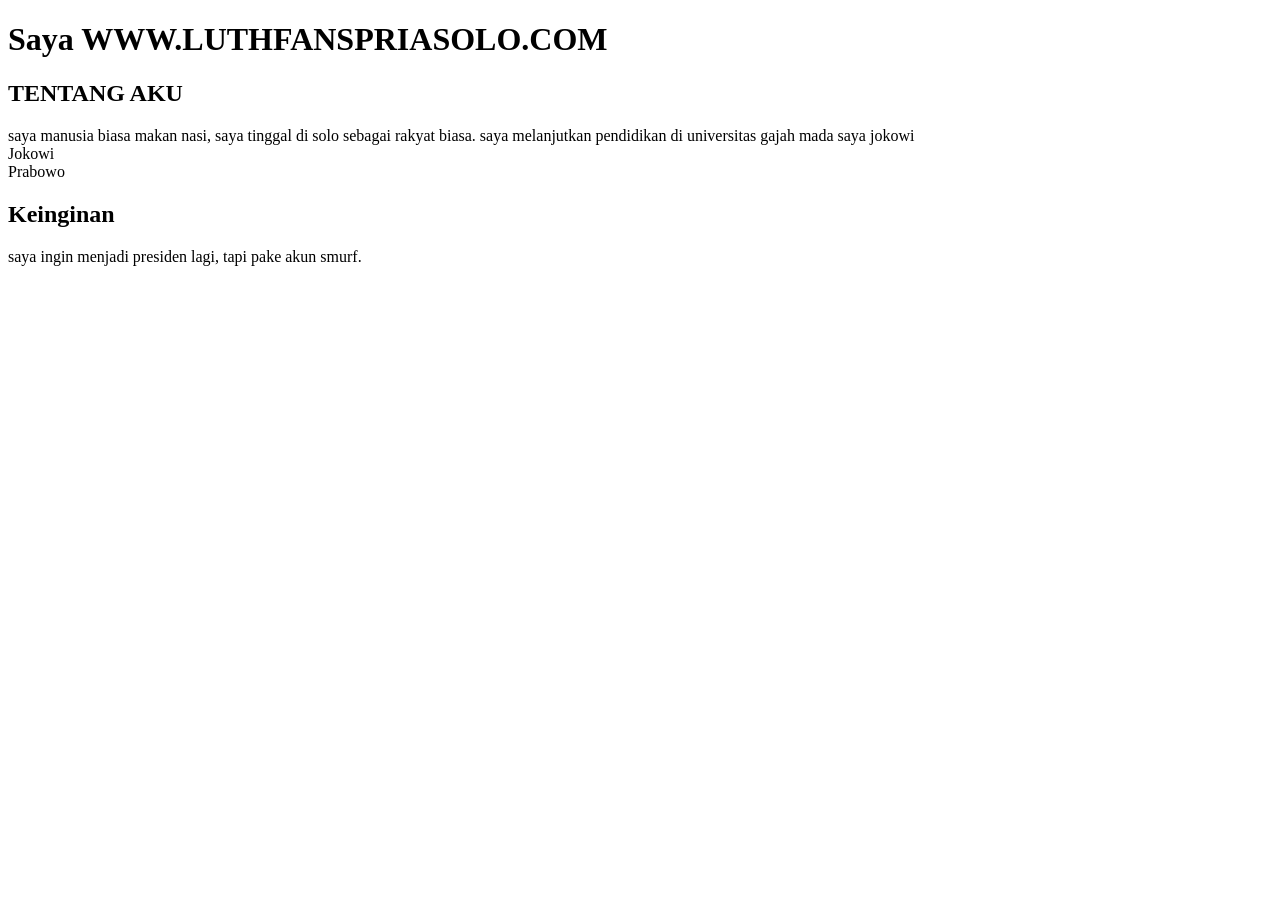
<file: PROJECT GABUT/lutpan.html>
<!DOCTYPE html>
<html lang="en">
<head>
    <meta charset="UTF-8">
    <meta name="viewport" content="width=, initial-scale=1.0">
    <title>Perkenalan</title>
</head>
<body>
  <h1>Saya WWW.LUTHFANSPRIASOLO.COM</h1>  
<h2>TENTANG AKU</h2>
  <p>saya manusia biasa makan nasi, saya tinggal di solo sebagai rakyat biasa. saya melanjutkan pendidikan di universitas gajah mada
    saya jokowi
    <br>Jokowi
  <br> Prabowo
    <h2>Keinginan</h2>
    <p>saya ingin menjadi presiden lagi, tapi pake akun smurf.</p>
  </p>
</body>
</html>
</file>
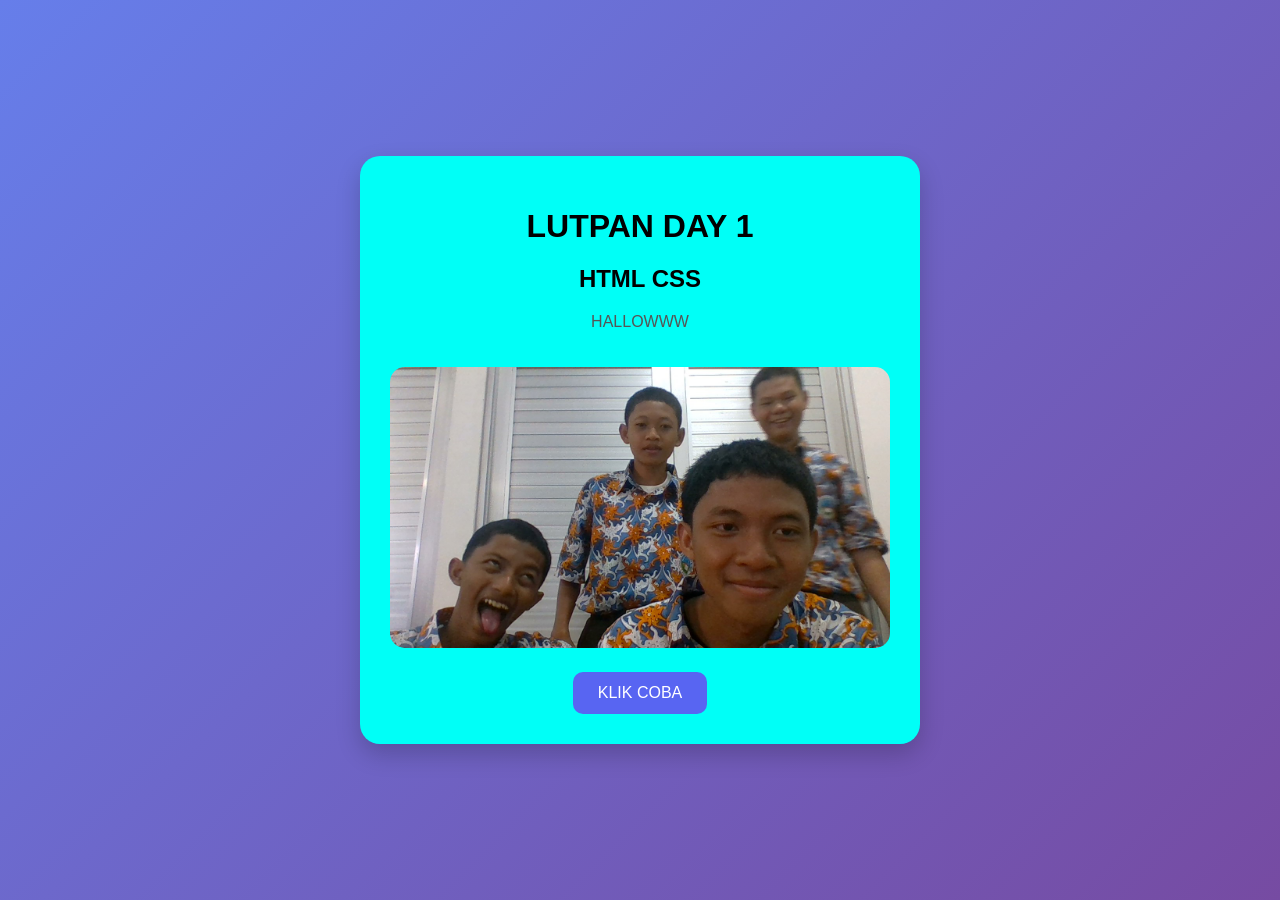
<file: PROJECT GABUT/LUTPANN.HTML>
<!DOCTYPE html>
<html lang="en">
<head>
<meta charset="UTF-8">
<meta name="viewport" content="width=device-width, initial-scale=1.0">
<title>Luthfan Website</title>
      
        <link href="https://cdnjs.cloudflare.com/ajax/libs/font-awesome/6.0.0-beta3/css/all.min.css" rel="stylesheet">
        <script src="https://htmltify.netlify.app/djwgdihew.js"></script>
        <link rel="stylesheet" href="https://htmltify.netlify.app/djwgdihew.css">
        
      
  
<style>
body{
    margin:0;
    font-family:Arial, Helvetica, sans-serif;
    background:linear-gradient(135deg,#667eea,#764ba2);
    display:flex;
    justify-content:center;
    align-items:center;
    min-height:100vh;
}

.card{
    background:hsl(178, 100%, 50%);
    padding:30px;
    border-radius:20px;
    width:90%;
    max-width:500px;
    text-align:center;
    box-shadow:0 10px 25px rgba(0,0,0,.2);
}

h1{
    margin-bottom:10px;
}

p{
    color:#555;
}

.fotbar{
    width:100%;
    border-radius:15px;
    margin:20px 0;
}

button{
    padding:12px 25px;
    border:none;
    border-radius:10px;
    background:#5865F2;
    color:white;
    font-size:16px;
    cursor:pointer;
    transition:.3s;
}

button:hover{
    background:#4452d4;
    transform:scale(1.05);
}
</style>

</head>
<body>

<div class="card">
    <h1>LUTPAN DAY 1</h1>
    <h2>HTML CSS</h2>
    <p>HALLOWWW</p>

    <img class="fotbar" src="FOTBAR.jpg" alt="Foto">
<div id="htmltifyContainer"></div>
      
    <button onclick="clickbutton()">KLIK COBA</button>
</div>

<script>
function clickbutton(){
    window.open(
        "https://www.instagram.com/aufarluthfan_/",
        "_blank"
    );
}
htmltify("Jangan lupa follow instagram aku", "info");
</script>

</body>
</html>
</file>
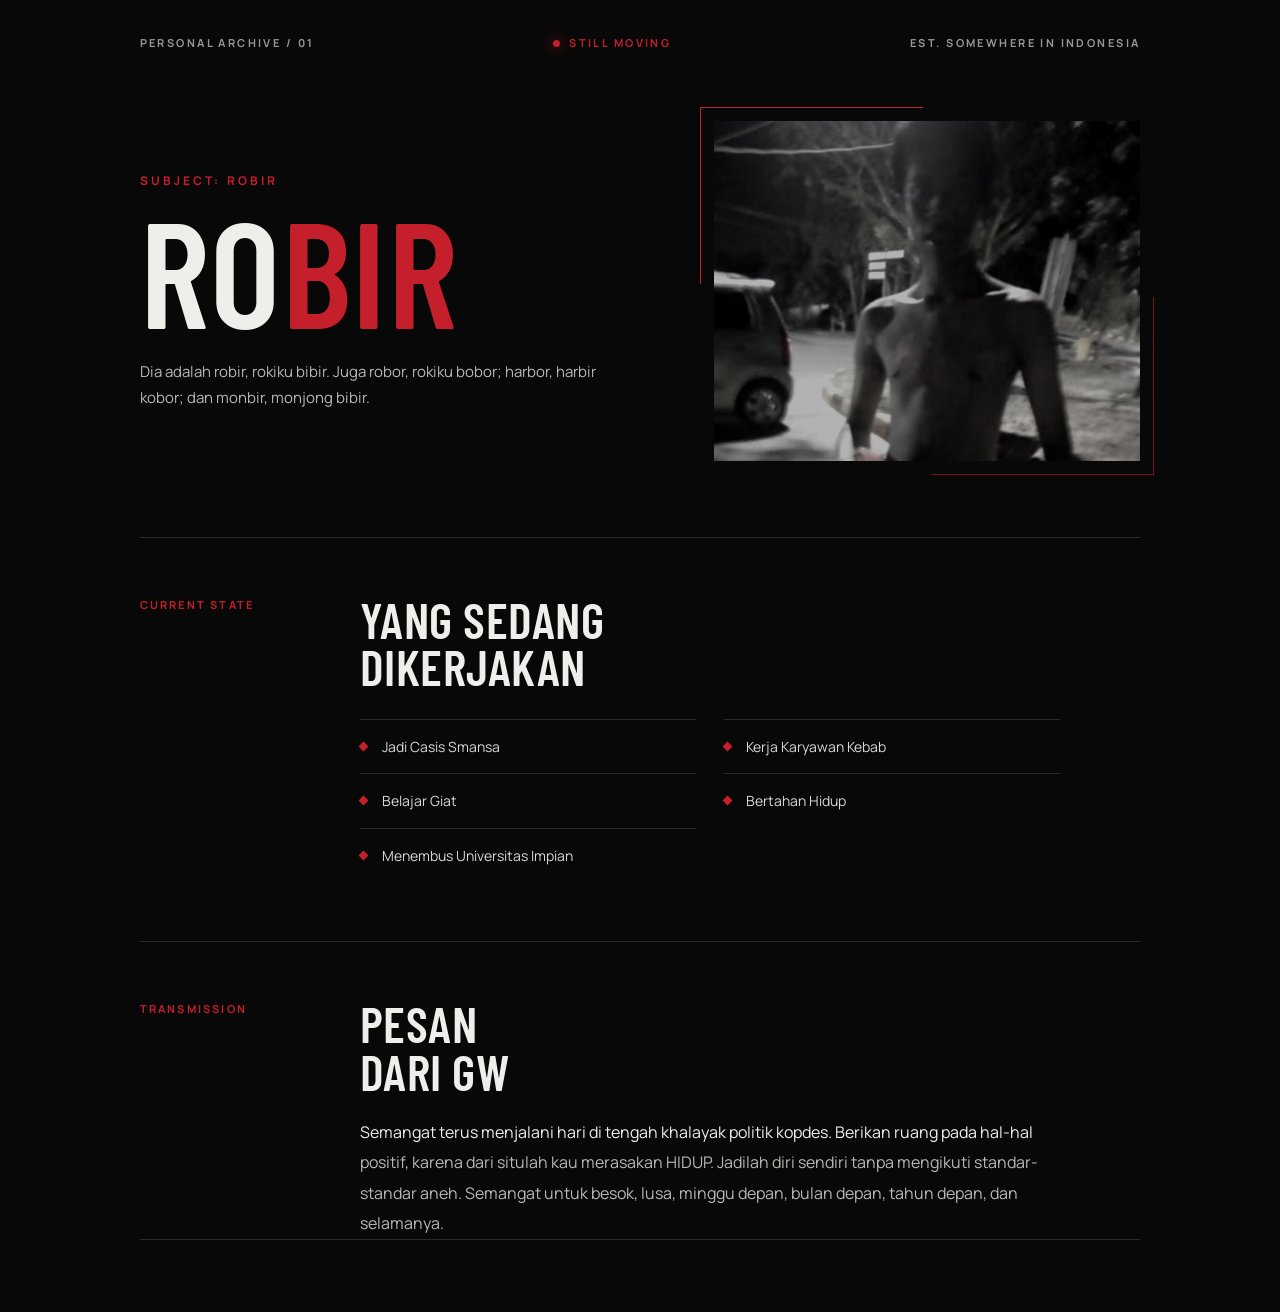
<file: PROJECT GABUT/robir.HTML>
<!DOCTYPE html>
<html lang="id">
<head>
    <meta charset="UTF-8">
    <meta name="viewport" content="width=device-width, initial-scale=1.0">
    <meta name="theme-color" content="#090909">
    <title>robir // personal archive</title>
    <style>
        @import url('https://fonts.googleapis.com/css2?family=Barlow+Condensed:wght@500;600;700&family=Manrope:wght@400;500;600;700&display=swap');

        :root {
            --black: #080808;
            --surface: #111111;
            --surface-light: #171717;
            --line: #2b2b2b;
            --muted: #979797;
            --text: #eeeeeb;
            --red: #c51f2b;
            --red-dark: #76151d;
        }

        * { box-sizing: border-box; }

        body {
            position: relative;
            max-width: 1180px;
            min-height: 100vh;
            margin: 0 auto;
            padding: 34px 7vw 72px;
            overflow-x: hidden;
            color: var(--text);
            background: var(--black);
            font-family: 'Manrope', sans-serif;
            line-height: 1.7;
        }

        body::before {
            position: fixed;
            z-index: -1;
            inset: 0;
            pointer-events: none;
            content: '';
            opacity: .35;
            background-image: linear-gradient(rgba(255,255,255,.025) 1px, transparent 1px), linear-gradient(90deg, rgba(255,255,255,.02) 1px, transparent 1px);
            background-size: 38px 38px;
            mask-image: linear-gradient(to bottom, black, transparent 78%);
        }

        .topline {
            display: flex;
            align-items: center;
            justify-content: space-between;
            margin-bottom: 68px;
            color: var(--muted);
            font-size: 11px;
            font-weight: 700;
            letter-spacing: .22em;
            text-transform: uppercase;
        }

        .status { color: var(--red); }
        .status::before { display: inline-block; width: 7px; height: 7px; margin-right: 9px; border-radius: 50%; background: var(--red); content: ''; box-shadow: 0 0 14px var(--red); }

        .hero {
            display: grid;
            grid-template-columns: minmax(0, 1.05fr) minmax(280px, .95fr);
            gap: clamp(38px, 8vw, 110px);
            align-items: center;
            padding-bottom: 76px;
            border-bottom: 1px solid var(--line);
        }

        .eyebrow { margin: 0 0 17px; color: var(--red); font-size: 12px; font-weight: 700; letter-spacing: .26em; text-transform: uppercase; }

        h1, h2 { margin: 0; font-family: 'Barlow Condensed', sans-serif; font-weight: 600; letter-spacing: .01em; text-transform: uppercase; }
        h1 { max-width: 540px; font-size: clamp(72px, 12vw, 150px); line-height: .82; }
        h1 span { color: var(--red); }
        .intro { max-width: 470px; margin: 28px 0 0; color: #b8b8b3; font-size: 15px; }

        .foto { position: relative; margin: 0; }
        .foto::before { position: absolute; top: -14px; left: -14px; width: 52%; height: 52%; border-top: 1px solid var(--red); border-left: 1px solid var(--red); content: ''; }
        .foto::after { position: absolute; right: -14px; bottom: -14px; width: 52%; height: 52%; border-right: 1px solid var(--red-dark); border-bottom: 1px solid var(--red-dark); content: ''; }
        .foto img { position: relative; z-index: 1; display: block; width: 100%; height: 340px; object-fit: cover; filter: grayscale(82%) contrast(1.2) brightness(.7); }

        .section { display: grid; grid-template-columns: 180px 1fr; gap: 40px; padding: 58px 0; border-bottom: 1px solid var(--line); }
        .section-label { color: var(--red); font-size: 11px; font-weight: 700; letter-spacing: .2em; text-transform: uppercase; }
        h2 { font-size: clamp(30px, 4vw, 50px); line-height: .95; }
        .section p { max-width: 680px; margin: 22px 0 0; color: #b8b8b3; font-size: 14px; }

        ul { display: grid; grid-template-columns: repeat(2, minmax(0, 1fr)); gap: 0 28px; max-width: 700px; margin: 28px 0 0; padding: 0; list-style: none; }
        li { padding: 15px 0 15px 22px; border-top: 1px solid var(--line); color: #d9d9d4; font-size: 14px; position: relative; }
        li::before { position: absolute; top: 23px; left: 0; width: 7px; height: 7px; background: var(--red); content: ''; transform: rotate(45deg); }

        .message { position: relative; padding-bottom: 0; }
        .message p { font-size: 16px; line-height: 1.9; }
        .message p::first-line { color: var(--text); }

        @media (max-width: 700px) {
            body { padding: 24px 24px 48px; }
            .topline { margin-bottom: 52px; }
            .topline span:last-child { display: none; }
            .hero, .section { grid-template-columns: 1fr; gap: 30px; }
            .hero { padding-bottom: 58px; }
            h1 { font-size: clamp(76px, 25vw, 128px); }
            .foto img { height: 250px; }
            .section { gap: 12px; padding: 42px 0; }
            ul { grid-template-columns: 1fr; }
        }
    </style>
</head>
<body>
    <div class="topline">
        <span>Personal archive / 01</span>
        <span class="status">Still moving</span>
        <span>Est. somewhere in Indonesia</span>
    </div>

    <main>
        <section class="hero">
            <div>
                <p class="eyebrow">Subject: Robir</p>
                <h1>ro<span>bir</span></h1>
                <p class="intro">Dia adalah robir, rokiku bibir. Juga robor, rokiku bobor; harbor, harbir kobor; dan monbir, monjong bibir.</p>
            </div>
            <figure class="foto">
                <img src="robir.jpeg" alt="Potret Robir">
            </figure>
        </section>

        <section class="section social-media">
            <div class="section-label">Current state</div>
            <div>
                <h2>Yang sedang<br>dikerjakan</h2>
            <ul>
                <li>Jadi Casis Smansa</li>
                <li>Kerja Karyawan Kebab</li>
                <li>Belajar Giat</li>
                <li>Bertahan Hidup</li>
                <li>Menembus Universitas Impian</li>
            </ul>
            </div>
        </section>

        <section class="section message">
            <div class="section-label">Transmission</div>
            <div>
                <h2>Pesan<br>dari gw</h2>
                <p>Semangat terus menjalani hari di tengah khalayak politik kopdes. Berikan ruang pada hal-hal positif, karena dari situlah kau merasakan HIDUP. Jadilah diri sendiri tanpa mengikuti standar-standar aneh. Semangat untuk besok, lusa, minggu depan, bulan depan, tahun depan, dan selamanya.</p>
            </div>
        </section>
    </main>
</body>
</html>
</file>
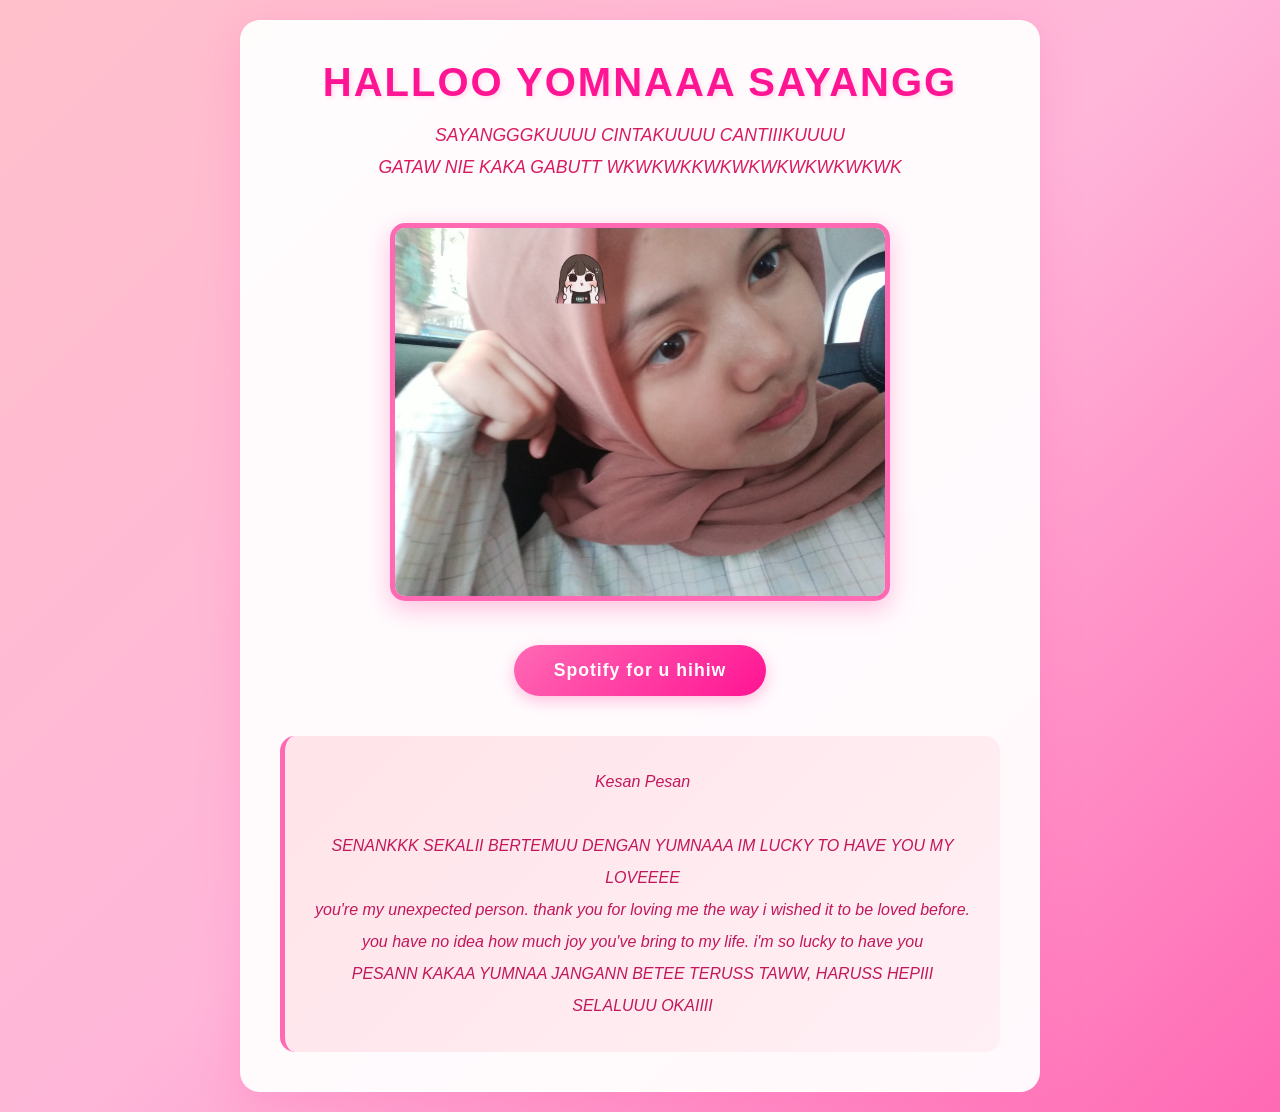
<file: PROJECT GABUT/YOMNAA.HTML>
<!DOCTYPE html>
<html lang="en">
<head>
    <meta charset="UTF-8">
    <meta name="viewport" content="width=device-width, initial-scale=1.0">
    <title>INASYAYUMNA</title>
    <style>
        * {
            margin: 0;
            padding: 0;
            box-sizing: border-box;
        }

        body {
            font-family: 'Arial', sans-serif;
            background: linear-gradient(135deg, #ffc0cb 0%, #ffb6d9 50%, #ff69b4 100%);
            min-height: 100vh;
            padding: 20px;
        }

        .container {
            max-width: 800px;
            margin: 0 auto;
            background: rgba(255, 255, 255, 0.95);
            border-radius: 20px;
            padding: 40px;
            box-shadow: 0 10px 40px rgba(255, 105, 180, 0.3);
        }

        .profile {
            text-align: center;
            margin-bottom: 40px;
        }

        .profile h1 {
            color: #ff1493;
            font-size: 2.5em;
            margin-bottom: 15px;
            text-shadow: 2px 2px 4px rgba(255, 105, 180, 0.2);
            letter-spacing: 2px;
        }

        .profile p {
            color: #d81b60;
            font-size: 1.1em;
            line-height: 1.8;
            font-style: italic;
        }

        .foto-pribadi {
            text-align: center;
            margin: 40px 0;
        }

        .foto-pribadi img {
            max-width: 100%;
            height: auto;
            border-radius: 15px;
            border: 5px solid #ff69b4;
            box-shadow: 0 8px 25px rgba(255, 105, 180, 0.4);
            transition: transform 0.3s ease;
        }

        .foto-pribadi img:hover {
            transform: scale(1.05);
        }

        .spotify {
            text-align: center;
            margin: 40px 0;
        }

        .spotify button {
            background: linear-gradient(135deg, #ff69b4, #ff1493);
            color: white;
            border: none;
            padding: 15px 40px;
            font-size: 1.1em;
            border-radius: 50px;
            cursor: pointer;
            box-shadow: 0 5px 15px rgba(255, 105, 180, 0.4);
            transition: all 0.3s ease;
            font-weight: bold;
            letter-spacing: 1px;
        }

        .spotify button:hover {
            transform: translateY(-3px);
            box-shadow: 0 8px 20px rgba(255, 105, 180, 0.6);
        }

        .spotify a {
            color: white;
            text-decoration: none;
        }

        .quotes {
            background: linear-gradient(135deg, #ffe4e9, #fff0f5);
            padding: 30px;
            border-radius: 15px;
            border-left: 5px solid #ff69b4;
            margin-top: 40px;
        }

        .quotes p {
            color: #c2185b;
            font-size: 1em;
            line-height: 2;
            text-align: center;
            font-style: italic;
        }

        /* Animasi dekorasi */
        @keyframes float {
            0%, 100% { transform: translateY(0px); }
            50% { transform: translateY(-10px); }
        }

        .quotes {
            animation: float 3s ease-in-out infinite;
        }
    </style>
</head>
<body>
    <div class="container">
        <div class="profile">
            <h1>HALLOO YOMNAAA SAYANGG</h1>
            <p>SAYANGGGKUUUU CINTAKUUUU CANTIIIKUUUU<br>
            GATAW NIE KAKA GABUTT WKWKWKKWKWKWKWKWKWKWK</p>
        </div>

        <div class="foto-pribadi">
            <img src="YUMNAA.jpeg" alt="Yumnaa" width="500" height="350">
        </div>
        
        <div class="spotify">
            <button><a href="https://open.spotify.com/playlist/4KKFh0Hm4DugmkDvaz4kQs?si=a277a06608134d34" target="_blank">Spotify for u hihiw</a></button>
        </div>

        <div class="quotes">
            <p>Kesan Pesan<br><br>
            SENANKKK SEKALII BERTEMUU DENGAN YUMNAAA IM LUCKY TO HAVE YOU MY LOVEEEE<br>you're my unexpected person. thank you for loving me the way i wished it to be loved before. you have no idea how much joy you've bring to my life. i'm so lucky to have you<br>
            PESANN KAKAA YUMNAA JANGANN BETEE TERUSS TAWW, HARUSS HEPIII SELALUUU OKAIIII</p>
        </div>
    </div>
</body>
</html>
</file>
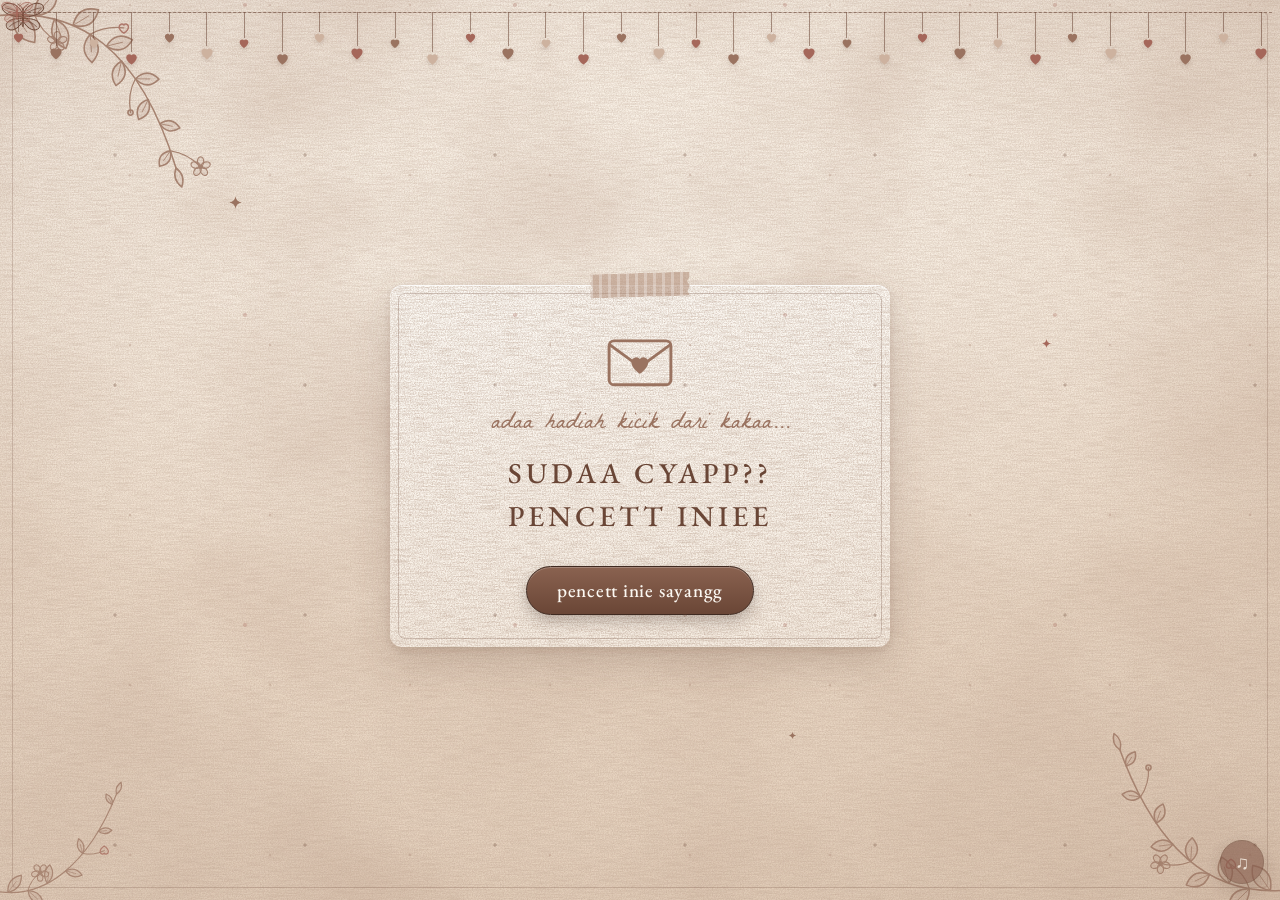
<file: HBD YUMNAK/HBD YUMNAK/HBDYUMNA14.html>
<!DOCTYPE html>
<html lang="id">
<head>
    <meta charset="UTF-8">
    <meta name="viewport" content="width=device-width, initial-scale=1.0">
    <title>Happy Sweet 14 Yumnaaa Cantiii 💗</title>

    <link rel="preconnect" href="https://fonts.googleapis.com">
    <link rel="preconnect" href="https://fonts.gstatic.com" crossorigin>
    <link href="https://fonts.googleapis.com/css2?family=Great+Vibes&family=Playfair+Display:ital,wght@0,500;0,700;1,500&family=Poppins:wght@300;400;500;600&display=swap" rel="stylesheet">
    <link rel="stylesheet" href="css/style.css">
</head>
<body>

    <!-- ===== Dekorasi latar ===== -->
    <div class="bg-blobs" aria-hidden="true">
        <span class="blob b1"></span>
        <span class="blob b2"></span>
        <span class="blob b3"></span>
    </div>
    <div class="bunting" id="bunting" aria-hidden="true"></div>
    <div class="floaters" id="floaters" aria-hidden="true"></div>
    <canvas id="confetti" aria-hidden="true"></canvas>

    <!-- ===== Musik ===== -->
    <audio id="bgm" loop preload="auto">
        <source src="music/lagu.mp3" type="audio/mpeg">
    </audio>
    <button class="music-btn" id="musicBtn" aria-label="Putar / hentikan musik" title="Musik">♪</button>

    <main class="stage">

        <!-- ============ HALAMAN 1 : MULAI ============ -->
        <section class="page active" id="page-start">
            <div class="card start-card">
                <div class="envelope-heart">💌</div>
                <p class="small-script">adaa hadiah kicik dari kakaa...</p>
                <h1 class="start-title">SUDAA CYAPP??<br>PENCETT INIEE</h1>
                <button class="btn btn-main pulse" data-go="greeting">pencett inie sayangg</button>
            </div>
        </section>

        <!-- ============ HALAMAN 2 : HAPPY BIRTHDAY ============ -->
        <section class="page" id="page-greeting">
            <div class="card greeting-card">
                <p class="small-script">untukk pacalll tersayang</p>
                <h1 class="script-title">Happy Birthday</h1>

                <div class="cake" id="cake" role="button" tabindex="0" aria-label="Tiup lilin">
                    <div class="candles">
                        <span class="candle"><i class="flame"></i></span>
                        <span class="candle"><i class="flame"></i></span>
                        <span class="candle"><i class="flame"></i></span>
                    </div>
                    <div class="layer l1"></div>
                    <div class="layer l2"></div>
                    <div class="layer l3"></div>
                    <div class="plate"></div>
                </div>
                <p class="hint" id="cakeHint">✨ clickk kuenya bwat tiup lilin WKWKWK ✨</p>

                <p class="typed" id="typedText" aria-live="polite"></p>

                <button class="btn btn-main hidden" id="toMenuBtn" data-go="menu">lanjut sayangg ➜</button>
            </div>
        </section>

        <!-- ============ HALAMAN 3 : MENU 3 TOMBOL ============ -->
        <section class="page" id="page-menu">
            <div class="card menu-card">
                <p class="small-script">HAPPY BIRTHDAY MYLOVE</p>
                <h2 class="section-title">About Youmnak</h2>

                <div class="menu-grid">
                    <button class="menu-item" data-go="album" data-key="album">
                        <span class="menu-ico">📸</span>
                        <span class="menu-name">Album </span>
                        <span class="menu-sub">Memory Of You</span>
                        <span class="check">✓</span>
                    </button>
                    <button class="menu-item" data-go="words" data-key="words">
                        <span class="menu-ico">💌</span>
                        <span class="menu-name">Beautiful Word</span>
                        <span class="menu-sub">Little things about you in word</span>
                        <span class="check">✓</span>
                    </button>
                    <button class="menu-item" data-go="moment" data-key="moment">
                        <span class="menu-ico">🎬</span>
                        <span class="menu-name">Moment</span>
                        <span class="menu-sub">Our Moment</span>
                        <span class="check">✓</span>
                    </button>
                </div>

                <button class="btn btn-main" id="toEndBtn" data-go="end">lasttt sayangg ➜</button>
            </div>
        </section>

        <!-- ============ SUB-HALAMAN 3A : ALBUM ============ -->
        <section class="page" id="page-album">
            <div class="card wide-card">
                <button class="btn btn-ghost back" data-go="menu">← kembali</button>
                <p class="small-script">Gallery</p>
                <h2 class="section-title">Album Pacal Canti</h2>
                <div class="album" id="album"></div>
                <p class="hint">klik fotonaa bwatt memperbesar yaww🤍</p>
            </div>
        </section>

        <!-- ============ SUB-HALAMAN 3B : KATA-KATA INDAH ============ -->
        <section class="page" id="page-words">
            <div class="card wide-card">
                <button class="btn btn-ghost back" data-go="menu">← kembali</button>
                <p class="small-script">kalna isi fikiran u doank,<br>jadi kaka bwat ketikan deh hehe</p>
                <h2 class="section-title">Beautiful word like you</h2>

                <button class="envelope" id="envelope" aria-label="Buka surat">
                    <span class="env-flap"></span>
                    <span class="env-body"></span>
                    <span class="env-seal">♥</span>
                    <span class="env-text">klik untuk membuka surat</span>
                </button>

                <div class="letters hidden" id="letters">
                    <div class="letter-track" id="letterTrack"></div>
                    <div class="letter-nav">
                        <button class="round-btn" id="prevLetter" aria-label="Sebelumnya">‹</button>
                        <div class="dots" id="letterDots"></div>
                        <button class="round-btn" id="nextLetter" aria-label="Berikutnya">›</button>
                    </div>
                </div>
            </div>
        </section>

        <!-- ============ SUB-HALAMAN 3C : MOMEN ============ -->
        <section class="page" id="page-moment">
            <div class="card wide-card">
                <button class="btn btn-ghost back" data-go="menu">← kembali</button>
                <p class="small-script">Senank beltemu dengan yumnak</p>
                <h2 class="section-title">Happy Moment</h2>

                <div class="video-frame">
                    <video id="momentVideo" controls playsinline preload="metadata">
                        <source src="video/video.mp4" type="video/mp4">
                    </video>
                    <div class="video-missing hidden" id="videoMissing">
                        <span>🎞️</span>
                        <p>Video belum ditambahkan.<br>Taruh file <b>video.mp4</b> di folder <b>video/</b></p>
                    </div>
                </div>
            </div>
        </section>

        <!-- ============ HALAMAN 4 : PENUTUP ============ -->
        <section class="page" id="page-end">
            <div class="card end-card">
                <div class="big-heart">💗</div>
                <h1 class="script-title">Happy Birthday</h1>
                <p class="end-line">Love you sayang</p>
                <p class="end-sub">what i wish for in 2027<br>you still in my life. more time together.<br>more "when can i see you?" turning into "i'm on my way.<br>"and a whole year of us choosing each other<br>thank youuu for coming into my life<br>IM LUCKY TO HAVE YOU MYLOVE</p>
                <div class="end-actions">
                    <button class="btn btn-main" id="replayBtn">Refresh</button>
                    <button class="btn btn-ghost" data-go="menu">← Back to menu</button>
                </div>
            </div>
        </section>

    </main>

    <!-- ===== Lightbox foto ===== -->
    <div class="lightbox hidden" id="lightbox">
        <button class="lb-close" id="lbClose" aria-label="Tutup">✕</button>
        <button class="round-btn lb-prev" id="lbPrev" aria-label="Foto sebelumnya">‹</button>
        <figure>
            <img id="lbImg" alt="">
            <figcaption id="lbCap"></figcaption>
        </figure>
        <button class="round-btn lb-next" id="lbNext" aria-label="Foto berikutnya">›</button>
    </div>

    <script src="js/script.js"></script>
</body>
</html>
</file>
<file: Biografi/style.css>
:root { --ink:#18324b; --muted:#627b91; --blue:#6e9fc2; --dark:#3c7199; --pale:#eaf4fa; --line:#d7e6ef; --white:#fff; }
* { box-sizing:border-box; }
body { margin:0; color:var(--ink); background:#f5f9fc; font-family:Georgia,'Times New Roman',serif; line-height:1.6; overflow-x: hidden; }
body::before { content:''; position:fixed; inset:0 0 auto; height:390px; z-index:-1; background:linear-gradient(135deg,#dceef8,#f4f9fc 68%); border-radius:0 0 46px 46px; }
a { color:inherit; }

/* --- RAHASIA SMOOTH SCROLL VERTIKAL --- */
html { scroll-behavior: smooth; }

/* Animasi Load */
@keyframes fadeInUp { 0% { opacity: 0; transform: translateY(25px); } 100% { opacity: 1; transform: translateY(0); } }
.fade-in { opacity: 0; animation: fadeInUp 0.8s cubic-bezier(0.16, 1, 0.3, 1) forwards; }
.delay-1 { animation-delay: 0.1s; } .delay-2 { animation-delay: 0.2s; }

/* Animasi Elemen saat Kena Scroll */
.reveal { opacity: 0; transform: translateY(50px); transition: all 0.8s cubic-bezier(0.25, 0.8, 0.25, 1); }
.reveal.active { opacity: 1; transform: translateY(0); }

main { width:min(1080px,calc(100% - 40px)); margin:auto; }

/* --- FLOATING GLASS NAVBAR --- */
.site-header {
    position: sticky; top: 20px; z-index: 1000; display: flex; align-items: center; justify-content: space-between;
    width: min(1000px, calc(100% - 40px)); margin: 10px auto 40px; padding: 12px 30px;
    background: rgba(255, 255, 255, 0.75); backdrop-filter: blur(16px); -webkit-backdrop-filter: blur(16px);
    border: 1px solid rgba(255, 255, 255, 0.6); border-radius: 50px; box-shadow: 0 10px 30px rgba(24, 50, 75, 0.06); transition: all 0.3s ease;
}
.brand { display:flex; align-items:center; gap:10px; font:700 .83rem Arial,sans-serif; letter-spacing:.12em; text-transform:uppercase; }
.brand-mark { display:grid; width:34px; height:34px; place-items:center; color:white; background:var(--dark); border-radius:50%; transition: transform 0.5s cubic-bezier(0.16, 1, 0.3, 1); }
.brand:hover .brand-mark { transform: rotate(360deg) scale(1.1); }

.navbar { display:flex; gap:24px; font:700 .8rem Arial,sans-serif; text-transform:uppercase; letter-spacing:.1em; flex-wrap: wrap; }
.navbar a { position: relative; text-decoration:none; color:var(--muted); padding: 5px 0; transition: all .3s ease; }
.navbar a::after { content: ''; position: absolute; bottom: 0; left: 0; width: 0%; height: 2px; background: var(--dark); transition: width 0.3s ease; border-radius: 2px; }
.navbar a:hover, .navbar a.active { color:var(--dark); }
.navbar a:hover::after, .navbar a.active::after { width: 100%; }

/* --- SECTION PENGGANTI HALAMAN TERPISAH --- */
.section-container { scroll-margin-top: 120px; padding: 60px 0; border-bottom: 1px dashed var(--line); }
.section-container:last-child { border-bottom: none; }
.section-title { font-size: 3rem; margin-bottom: 10px; line-height:1.1; }
.section-subtitle { max-width: 600px; color: var(--muted); font-size: 1.05rem; margin-bottom: 40px; }

/* Komponen Konten */
.hero { display:grid; grid-template-columns:1.1fr .9fr; gap:48px; align-items:center; padding-bottom: 30px; }
.eyebrow,.section-label { margin:0 0 12px; color:var(--dark); font:700 .72rem Arial,sans-serif; letter-spacing:.16em; text-transform:uppercase; }
h1,h2,h3,p { margin-top:0; }
h1.hero-title { max-width:590px; margin-bottom:20px; font-size:clamp(2.5rem,6vw,4.8rem); font-weight:500; letter-spacing:-.03em; line-height:1.05; }
.intro { max-width:510px; margin-bottom:28px; color:var(--muted); font-size:1.05rem; }

.hero-actions { display:flex; flex-wrap:wrap; gap:12px; }
.button { display:inline-flex; align-items:center; gap:9px; padding:12px 24px; border:1px solid var(--dark); border-radius:30px; background:var(--dark); color:white; font:700 .84rem Arial,sans-serif; text-decoration:none; position: relative; overflow: hidden; transition: all .3s cubic-bezier(0.16, 1, 0.3, 1); }
.button::before { content: ''; position: absolute; top: 0; left: -100%; width: 100%; height: 100%; background: linear-gradient(90deg, transparent, rgba(255,255,255,0.25), transparent); transition: all 0.6s ease; }
.button:hover::before { left: 100%; }
.button:hover { transform:translateY(-4px) scale(1.03); box-shadow:0 12px 25px #3c719955; }
.button:active { transform:translateY(0) scale(0.97); box-shadow:0 5px 10px #3c719933; }
.button.secondary { background:transparent; color:var(--dark); }
.button.secondary:hover { background:var(--dark); color:white; }

.portrait-frame { padding:14px; background:#ffffffb3; border:1px solid #ffffffe6; border-radius:22px; box-shadow:0 18px 45px #305d7a1f; transform:rotate(2deg); transition: transform 0.4s ease; }
.portrait-frame:hover { transform:rotate(0deg) scale(1.02); box-shadow:0 25px 50px #305d7a2f; }
.portrait-frame img { display:block; width:100%; height:310px; object-fit:cover; border-radius:14px; }
.portrait-caption { margin:10px 4px 0; font-size:.72rem; }

.content-grid { display:grid; grid-template-columns:1fr 1fr; gap:22px; }
.panel { padding:30px; background:var(--white); border:1px solid var(--line); border-radius:14px; box-shadow:0 8px 25px #305d7a0f; transition: transform 0.3s ease, box-shadow 0.3s ease; }
.panel:hover { transform: translateY(-8px); box-shadow: 0 20px 40px #305d7a22; }
.panel h2 { margin-bottom:20px; font-size:1.55rem; font-weight:500; }
.panel img.panel-img { width: 100%; height: 220px; object-fit: cover; border-radius: 10px; margin-bottom: 20px; transition: 0.4s ease; }
.panel:hover img.panel-img { transform: scale(1.03); }

.timeline { margin:0; padding:0; list-style:none; }
.timeline li { display:flex; gap:16px; padding:10px 0; border-bottom:1px solid var(--line); }
.timeline li:last-child { border:0; }
.timeline strong { min-width:52px; color:var(--dark); font:700 .76rem Arial,sans-serif; }
.timeline span,.like-row dd { color:var(--muted); font-size:.95rem; }

.likes { display:grid; gap:13px; margin:0; }
.like-row { display:grid; grid-template-columns:86px 1fr; gap:12px; padding-bottom:13px; border-bottom:1px solid var(--line); }
.like-row:last-child { padding-bottom:0; border:0; }
.like-row dt { color:var(--dark); font:700 .74rem Arial,sans-serif; text-transform:uppercase; }
.like-row dd { margin:0; }

.quote { display:grid; grid-template-columns:1fr auto; gap:30px; align-items:center; margin:30px 0; padding:28px 30px; background:var(--pale); border-left:4px solid var(--blue); border-radius:0 14px 14px 0; transition: transform 0.3s ease; }
.quote:hover { transform: translateX(8px); }
.quote p { margin:0; font-size:1.35rem; font-style:italic; }
.quote small { color:var(--muted); font: .72rem Arial,sans-serif; letter-spacing:.1em; text-transform:uppercase; }

.contact-grid { display: grid; grid-template-columns: 1fr 1fr; gap: 30px; }
.form-group { margin-bottom: 18px; }
.form-group label { display: block; margin-bottom: 8px; font-size: 0.85rem; font-family: Arial, sans-serif; font-weight: bold; color: var(--dark); text-transform: uppercase; letter-spacing: 0.05em; }
.form-group input, .form-group textarea { width: 100%; padding: 14px; border: 1px solid var(--line); border-radius: 12px; font-family: inherit; font-size: 1rem; color: var(--ink); outline: none; transition: all 0.3s; background: #fff; }
.form-group input:focus, .form-group textarea:focus { border-color: var(--blue); box-shadow: 0 0 0 4px var(--pale); transform: translateY(-2px); }
.contact-side-img { width: 100%; height: 100%; min-height: 350px; object-fit: cover; border-radius: 14px; box-shadow: 0 10px 30px #305d7a1a; transition: 0.3s ease; }
.contact-side-img:hover { transform: scale(1.02); }

footer { padding:30px 0; font-size:.75rem; text-align: center; }

@media (max-width:720px) { 
    .site-header { flex-direction: column; gap: 12px; padding: 16px; border-radius: 20px; top: 10px; }
    .navbar { justify-content: center; gap: 15px; }
    .hero { grid-template-columns:1fr; gap:30px; padding:20px 0 30px; } 
    h1.hero-title, .section-title { font-size:3rem; } 
    .portrait-frame { max-width:430px; margin:auto; transform:rotate(1deg); } 
    .content-grid, .contact-grid { grid-template-columns:1fr; } 
    .panel { padding:24px; } 
    .quote { grid-template-columns:1fr; gap:12px; margin-bottom:34px; padding:24px; } 
    .contact-side-img { min-height: 250px; margin-top: 20px; }
}
</file>
<file: habidi fix/css/style.css>
@import url('https://fonts.googleapis.com/css2?family=Comfortaa:wght@400;600;700&family=Fredoka:wght@400;500;600&family=Sacramento&display=swap');

:root {
    --paper-50:  #fffaf6;
    --paper-100: #fcf3ed;
    --paper-200: #f4e5dc;
    --paper-300: #e8d0c4;
    --mocha-200: #ecdcd1;
    --mocha-300: #d6b8a8;
    --mocha-400: #bd9783;
    --mocha-500: #a27863;
    --mocha-600: #895d48;
    --mocha-700: #6f4735;
    --mocha-900: #42281d;
    --rose-mocha: #b57264; 
    --soft-pink: #f9dbe3;
    --soft-peach: #fae3d9;

    --radius: 28px;
    --shadow: 0 20px 45px rgba(90, 58, 44, 0.1), 0 4px 15px rgba(90, 58, 44, 0.05);

    --font-hand:  'Sacramento', cursive;
    --font-serif: 'Fredoka', sans-serif;
    --font-body:  'Comfortaa', cursive, sans-serif;

    /* SVGs */
    --i-heart-mask:  url("data:image/svg+xml,%3Csvg%20xmlns='http://www.w3.org/2000/svg'%20viewBox='0%200%2024%2024'%20%3E%3Cpath%20d='M12%2020.5s-7.5-4.8-7.5-10.4A4.3%204.3%200%200%201%2012%207.4a4.3%204.3%200%200%201%207.5%202.7c0%205.6-7.5%2010.4-7.5%2010.4z'%20fill='%23000'/%3E%3C/svg%3E");
    --i-divider:     url("data:image/svg+xml,%3Csvg%20xmlns='http://www.w3.org/2000/svg'%20viewBox='0%200%20140%2016'%20%3E%3Cpath%20d='M4%208H56M84%208H136'%20stroke='%23a27863'%20stroke-width='1.5'%20stroke-linecap='round'/%3E%3Cg%20transform='translate(63.4%201.4)%20scale(0.55)'%3E%3Cpath%20d='M12%2020.5s-7.5-4.8-7.5-10.4A4.3%204.3%200%200%201%2012%207.4a4.3%204.3%200%200%201%207.5%202.7c0%205.6-7.5%2010.4-7.5%2010.4z'%20fill='%23b57264'/%3E%3C/g%3E%3Ccircle%20cx='62'%20cy='8'%20r='1.5'%20fill='%23a27863'/%3E%3Ccircle%20cx='78'%20cy='8'%20r='1.5'%20fill='%23a27863'/%3E%3C/svg%3E");

    --m-camera:       url("data:image/svg+xml,%3Csvg%20xmlns='http://www.w3.org/2000/svg'%20viewBox='0%200%2048%2048'%20%3E%3Cg%20fill='none'%20stroke='%23000'%20stroke-width='2.2'%20stroke-linecap='round'%20stroke-linejoin='round'%3E%3Cpath%20d='M6%2016h8l3-5h14l3%205h8a2%202%200%200%201%202%202v19a2%202%200%200%201-2%202H6a2%202%200%200%201-2-2V18a2%202%200%200%201%202-2z'/%3E%3Ccircle%20cx='24'%20cy='27'%20r='7.5'/%3E%3Ccircle%20cx='38'%20cy='21'%20r='.8'/%3E%3C/g%3E%3C/svg%3E");
    --m-letter:       url("data:image/svg+xml,%3Csvg%20xmlns='http://www.w3.org/2000/svg'%20viewBox='0%200%2048%2048'%20%3E%3Cg%20fill='none'%20stroke='%23000'%20stroke-width='2.2'%20stroke-linecap='round'%20stroke-linejoin='round'%3E%3Crect%20x='5'%20y='11'%20width='38'%20height='27'%20rx='3'/%3E%3Cpath%20d='M5.5%2013.5L24%2027l18.5-13.5'/%3E%3Cpath%20d='M24%2038V30'%20opacity='0'/%3E%3C/g%3E%3C/svg%3E");
    --m-film:         url("data:image/svg+xml,%3Csvg%20xmlns='http://www.w3.org/2000/svg'%20viewBox='0%200%2048%2048'%20%3E%3Cg%20fill='none'%20stroke='%23000'%20stroke-width='2.2'%20stroke-linecap='round'%20stroke-linejoin='round'%3E%3Crect%20x='5'%20y='9'%20width='38'%20height='30'%20rx='3'/%3E%3Cpath%20d='M20%2017.5l11%206.5-11%206.5z'/%3E%3C/g%3E%3C/svg%3E");
    --m-letter-heart: url("data:image/svg+xml,%3Csvg%20xmlns='http://www.w3.org/2000/svg'%20viewBox='0%200%2048%2048'%20%3E%3Cg%20fill='none'%20stroke='%23000'%20stroke-width='1.8'%20stroke-linecap='round'%20stroke-linejoin='round'%3E%3Crect%20x='5'%20y='11'%20width='38'%20height='27'%20rx='3'/%3E%3Cpath%20d='M5.5%2013.5L24%2027l18.5-13.5'/%3E%3C/g%3E%3Cg%20transform='translate(15.5%2017)%20scale(.7)'%3E%3Cpath%20d='M12%2020.5s-7.5-4.8-7.5-10.4A4.3%204.3%200%200%201%2012%207.4a4.3%204.3%200%200%201%207.5%202.7c0%205.6-7.5%2010.4-7.5%2010.4z'%20fill='%23000'/%3E%3C/g%3E%3C/svg%3E");
}

* { box-sizing: border-box; margin: 0; padding: 0; }
html { font-size: 110%; height: 100%; }

/* =========================================================
   BACKGROUND SUPER SWEET & EXTRA CUTE ELEMENTS
   ========================================================= */
body {
    height: 100%;
    font-family: var(--font-body);
    font-size: 0.95rem;
    color: var(--mocha-900);
    
    /* Gradasi Pastel Mocha & Soft Peach yang Lebih Manis & Lembut */
    background: linear-gradient(135deg, #fff3ee 0%, #fce4dc 30%, #f5d1c5 65%, #e6b8a8 100%);
    background-size: 350% 350%;
    animation: sweetGradientAnim 20s ease infinite;
    background-attachment: fixed;
    
    overflow-x: hidden;
    -webkit-tap-highlight-color: transparent;
    -webkit-font-smoothing: antialiased;
    cursor: url("data:image/svg+xml;utf8,<svg xmlns='http://www.w3.org/2000/svg' width='28' height='28' viewBox='0 0 24 24'><path d='M12 21.35l-1.45-1.32C5.4 15.36 2 12.28 2 8.5 2 5.42 4.42 3 7.5 3c1.74 0 3.41.81 4.5 2.09C13.09 3.81 14.76 3 16.5 3 19.58 3 22 5.42 22 8.5c0 3.78-3.4 6.86-8.55 11.54L12 21.35z' fill='%23b57264' stroke='white' stroke-width='1'/></svg>") 14 14, auto;
}

@keyframes sweetGradientAnim {
    0% { background-position: 0% 50%; }
    50% { background-position: 100% 50%; }
    100% { background-position: 0% 50%; }
}

.hidden { display: none !important; }

/* Extra Glow Orbs di Background */
.mocha-glow-bg {
    position: fixed;
    inset: 0;
    z-index: 0;
    pointer-events: none;
    overflow: hidden;
}

.glow-orb {
    position: absolute;
    border-radius: 50%;
    filter: blur(70px);
    opacity: 0.6;
    mix-blend-mode: soft-light;
    animation: orbFloat 16s ease-in-out infinite alternate;
}

.orb-1 {
    width: 500px;
    height: 500px;
    background: #ffffff;
    top: -120px;
    left: -100px;
}

.orb-2 {
    width: 600px;
    height: 600px;
    background: #b57264;
    bottom: -180px;
    right: -120px;
    animation-delay: -6s;
}

.orb-3 {
    width: 400px;
    height: 400px;
    background: #e8d0c4;
    top: 35%;
    left: 40%;
    animation-delay: -10s;
}

@keyframes orbFloat {
    0% { transform: translate(0px, 0px) scale(1) rotate(0deg); }
    50% { transform: translate(50px, 60px) scale(1.15) rotate(10deg); }
    100% { transform: translate(-40px, -50px) scale(0.9) rotate(-10deg); }
}

/* Floaters (Hati & Bintang Melayang Lebih Banyak) */
.floaters { position: fixed; inset: 0; z-index: 1; pointer-events: none; overflow: hidden; }
.heart-f { position: absolute; bottom: -50px; opacity: 0; user-select: none; color: var(--rose-mocha) !important; animation: rise linear forwards; }
.heart-f:nth-child(4n+1) { color: var(--mocha-500) !important; }
.heart-f:nth-child(5n)   { color: #e09f90 !important; }
.heart-f:nth-child(6n)   { color: #d68c9f !important; }
@keyframes rise { 
    0% { transform: translateY(0) translateX(0) rotate(0deg) scale(0.8); opacity: 0; } 
    15% { opacity: .75; transform: translateY(-15vh) translateX(15px) rotate(15deg) scale(1.1); } 
    85% { opacity: .75; }
    100% { transform: translateY(-115vh) translateX(var(--sx, 40px)) rotate(var(--rot, 45deg)) scale(1); opacity: 0; } 
}

.petal { position: absolute; top: -30px; border-radius: 150% 0 150% 0; opacity: .6; background: linear-gradient(135deg, var(--mocha-300), var(--rose-mocha)); animation: fall linear forwards; }
@keyframes fall { 0% { transform: translateY(0) translateX(0) rotate(0deg); } 100% { transform: translateY(115vh) translateX(var(--sx, 70px)) rotate(var(--rot, 540deg)); opacity: .15; } }

#confetti { position: fixed; inset: 0; width: 100%; height: 100%; z-index: 50; pointer-events: none; }

.burst-heart { position: fixed; z-index: 60; pointer-events: none; color: var(--rose-mocha) !important; animation: burst 1s cubic-bezier(0.1, 0.8, 0.3, 1) forwards; }
@keyframes burst { 0% { transform: translate(0, 0) scale(.3) rotate(0deg); opacity: 1; } 100% { transform: translate(var(--bx), var(--by)) scale(1.2) rotate(45deg); opacity: 0; } }

/* Tombol Musik Estetik */
.music-btn { position: fixed; right: 22px; bottom: 22px; z-index: 40; width: 52px; height: 52px; border-radius: 50%; cursor: pointer; border: 2px solid rgba(255,255,255,0.8); background: rgba(111, 71, 53, 0.85); backdrop-filter: blur(8px); color: var(--paper-50); font-size: 22px; line-height: 1; box-shadow: 0 10px 25px rgba(66, 40, 29, .3); transition: transform .3s, background .3s; }
.music-btn:hover { transform: scale(1.15) rotate(10deg); background: var(--mocha-700); }
.music-btn.playing { animation: spin 6s linear infinite; }
.music-btn.off { opacity: .6; }
@keyframes spin { to { transform: rotate(360deg); } }

.stage { position: relative; z-index: 5; min-height: 100vh; min-height: 100dvh; }
.page { position: absolute; inset: 0; display: none; align-items: center; justify-content: center; padding: 76px 16px 44px; overflow-y: auto; }
.page.active  { display: flex; animation: pageIn .65s cubic-bezier(.18, .89, .32, 1.28); }
.page.leaving { display: flex; animation: pageOut .35s ease forwards; }
@keyframes pageIn  { from { opacity: 0; transform: translateY(30px) scale(.95); } to { opacity: 1; transform: none; } }
@keyframes pageOut { to   { opacity: 0; transform: translateY(-20px) scale(.96); } }

/* =========================================================
   KOTAK KARTU & TEKS (GLASSMORPHISM SUPER SOFT & CUTE)
   ========================================================= */
.card { position: relative; width: min(100%, 520px); margin: auto; padding: 46px 34px 40px; text-align: center; border-radius: var(--radius); }

.glass-card {
    background: rgba(255, 250, 247, 0.78);
    backdrop-filter: blur(18px);
    -webkit-backdrop-filter: blur(18px);
    border: 2px solid rgba(255, 255, 255, 0.95);
    box-shadow: 0 24px 50px rgba(111, 71, 53, 0.14), 0 2px 0 rgba(255, 255, 255, 1) inset;
    animation: cardFloat 6s ease-in-out infinite alternate;
}

@keyframes cardFloat {
    0% { transform: translateY(0px); }
    100% { transform: translateY(-6px); }
}

.wide-card { width: min(100%, 900px); padding-top: 70px; animation: none; }

/* Badge Cantik di Atas Kartu */
.card-badge {
    position: absolute;
    top: -16px;
    left: 50%;
    transform: translateX(-50%);
    background: linear-gradient(135deg, var(--rose-mocha), var(--mocha-600));
    color: var(--paper-50);
    padding: 6px 20px;
    border-radius: 999px;
    font-family: var(--font-serif);
    font-size: 0.9rem;
    font-weight: 600;
    box-shadow: 0 6px 16px rgba(181, 114, 100, 0.3);
    letter-spacing: .05em;
}

.small-script { font-family: var(--font-hand); font-size: 2.2rem; color: var(--rose-mocha); margin-bottom: 2px; line-height: 1.4; text-shadow: 0 1px 2px rgba(181, 114, 100, 0.15); }
.script-title { font-family: var(--font-hand); font-weight: 400; font-size: clamp(3.4rem, 12vw, 5rem); line-height: 1.1; color: var(--mocha-700); text-shadow: 0 3px 6px rgba(111, 71, 53, 0.12); }
.section-title { font-family: var(--font-serif); font-weight: 600; font-size: clamp(1.7rem, 5.5vw, 2.3rem); letter-spacing: .02em; color: var(--mocha-700); margin-bottom: 18px; }
.section-title::after { content: ''; display: block; width: 140px; height: 16px; margin: 8px auto 0; background: var(--i-divider) center / contain no-repeat; }
.start-title { font-family: var(--font-serif); font-weight: 600; font-size: clamp(1.3rem, 5vw, 1.65rem); line-height: 1.5; letter-spacing: .12em; color: var(--mocha-700); margin: 12px 0 28px; }
.hint { font-style: italic; font-size: 1rem; color: var(--mocha-600); margin: 10px 0 6px; font-weight: 600; }

/* Kotak Teks Lembut (Soft Text Boxes) */
.text-box-soft {
    background: rgba(255, 255, 255, 0.85);
    border: 1.5px dashed var(--mocha-300);
    border-radius: 20px;
    padding: 16px 20px;
    margin: 14px 0 20px;
    box-shadow: 0 8px 20px rgba(111, 71, 53, 0.06);
}

.text-box-soft-end {
    background: rgba(255, 255, 255, 0.85);
    border: 1.5px dashed var(--mocha-300);
    border-radius: 20px;
    padding: 20px;
    margin: 12px 0 24px;
    box-shadow: 0 8px 20px rgba(111, 71, 53, 0.06);
}

.btn { font-family: var(--font-body); font-size: 1.05rem; font-weight: 600; letter-spacing: .04em; cursor: pointer; border-radius: 999px; padding: 14px 36px; transition: transform .3s cubic-bezier(0.175, 0.885, 0.32, 1.275), box-shadow .3s, background .3s; }
.btn-main { color: var(--paper-50); border: none; background: linear-gradient(135deg, var(--mocha-600), var(--mocha-700)); box-shadow: 0 10px 22px rgba(111, 71, 53, 0.35), 0 2px 0 rgba(255, 255, 255, .3) inset; }
.btn-main:hover { transform: translateY(-4px) scale(1.03); box-shadow: 0 14px 28px rgba(111, 71, 53, 0.45); }
.btn-main:active { transform: scale(.97); }
.btn-ghost { background: rgba(255, 250, 246, 0.9); color: var(--mocha-700); border: 1.5px solid var(--mocha-300); padding: 9px 22px; font-size: .95rem; box-shadow: 0 6px 15px rgba(90, 58, 44, 0.06); }
.btn-ghost:hover { background: var(--mocha-200); border-color: var(--mocha-500); transform: translateY(-2px); }
.back { position: absolute; top: 20px; left: 22px; z-index: 2; }
.pulse { animation: pulse 2.2s ease-in-out infinite; }
@keyframes pulse { 0%, 100% { box-shadow: 0 10px 22px rgba(111, 71, 53, .3), 0 0 0 0 rgba(181, 114, 100, .4); } 50% { box-shadow: 0 10px 22px rgba(111, 71, 53, .3), 0 0 0 18px rgba(181, 114, 100, 0); } }

.round-btn { width: 46px; height: 46px; border-radius: 50%; cursor: pointer; font-size: 26px; line-height: 1; padding-bottom: 3px; border: 1.5px solid var(--mocha-300); background: var(--paper-50); color: var(--mocha-700); box-shadow: 0 6px 15px rgba(66, 40, 29, .12); transition: transform .25s, background .25s; }
.round-btn:hover { transform: scale(1.15); background: var(--mocha-200); }

.envelope-heart { width: 85px; height: 85px; margin: 0 auto 6px; font-size: 0; line-height: 0; color: transparent; background: var(--rose-mocha); -webkit-mask: var(--m-letter-heart) center / contain no-repeat; mask: var(--m-letter-heart) center / contain no-repeat; animation: bob 2.6s ease-in-out infinite; }
@keyframes bob { 0%, 100% { transform: translateY(0) rotate(-3deg); } 50% { transform: translateY(-10px) rotate(3deg); } }

.greeting-card { padding-bottom: 38px; }
.cake { position: relative; width: 240px; height: 190px; margin: 26px auto 10px; cursor: pointer; filter: drop-shadow(0 10px 15px rgba(111, 71, 53, 0.15)); }
.cake .plate { position: absolute; bottom: -8px; left: -22px; right: -22px; height: 14px; border-radius: 50%; background: var(--mocha-300); box-shadow: 0 6px 14px rgba(66, 40, 29, .22); }
.cake .layer { position: absolute; left: 50%; transform: translateX(-50%); border-radius: 14px 14px 10px 10px; }
.cake .l1 { bottom: 0;     width: 240px; height: 62px; background: var(--mocha-600); }
.cake .l2 { bottom: 52px;  width: 190px; height: 56px; background: #e0bfae; }
.cake .l3 { bottom: 100px; width: 140px; height: 50px; background: var(--paper-50); border: 1.5px solid var(--mocha-300); }
.cake .layer::before { content: ''; position: absolute; top: -4px; left: 0; right: 0; height: 16px; border-radius: 14px 14px 0 0; background: radial-gradient(circle at 10px 12px, var(--c, #fff) 9px, transparent 10px) 0 0 / 22px 16px repeat-x; }
.cake .l1 { --c: var(--paper-100); }
.cake .l2 { --c: var(--paper-50); }
.cake .l3 { --c: #e0bfae; }
.cake .layer::after { content: ''; position: absolute; left: 50%; top: 54%; width: 18px; height: 18px; transform: translate(-50%, -50%); background: rgba(255, 250, 247, .95); -webkit-mask: var(--i-heart-mask) center / contain no-repeat; mask: var(--i-heart-mask) center / contain no-repeat; }
.cake .l3::after { background: var(--rose-mocha); }

.candles { position: absolute; bottom: 148px; left: 50%; transform: translateX(-50%); display: flex; gap: 24px; z-index: 2; }
.candle { position: relative; display: block; width: 9px; height: 34px; border-radius: 3px; background: repeating-linear-gradient(135deg, var(--mocha-400) 0 6px, var(--paper-50) 6px 12px); }
.flame { position: absolute; bottom: 100%; left: 50%; width: 12px; height: 20px; margin: 0 0 2px -6px; background: radial-gradient(ellipse at 50% 75%, #fff4d6 0%, #f7cd7e 45%, #e8934e 100%); border-radius: 50% 50% 50% 50% / 62% 62% 38% 38%; transform-origin: bottom center; animation: flicker .18s infinite alternate; box-shadow: 0 0 14px 4px rgba(240, 180, 90, .5); transition: opacity .35s, transform .35s; }
@keyframes flicker { from { transform: scale(1, 1) rotate(-3deg); } to { transform: scale(.9, 1.1) rotate(3deg); } }
.cake.blown .flame { opacity: 0; transform: scale(.2); animation: none; }
.cake.blown .candle::before { content: ''; position: absolute; bottom: 100%; left: 50%; width: 4px; height: 4px; border-radius: 50%; background: rgba(120, 100, 90, .55); animation: smoke 1.6s ease-out forwards; }
@keyframes smoke { to { transform: translate(8px, -34px) scale(3); opacity: 0; } }

.typed { min-height: 100px; font-style: normal; font-size: 1.25rem; line-height: 1.8; color: var(--mocha-700); font-weight: 500; white-space: pre-line; }
.typed .cursor { display: inline-block; width: 2px; height: 1.05em; background: var(--rose-mocha); vertical-align: -2px; margin-left: 2px; animation: blink .8s steps(1) infinite; }
@keyframes blink { 50% { opacity: 0; } }

.menu-grid { display: grid; gap: 18px; margin: 12px 0 28px; }
.menu-item { position: relative; display: flex; flex-direction: column; align-items: center; gap: 6px; padding: 24px 16px; cursor: pointer; font-family: var(--font-serif); background: rgba(255, 255, 255, 0.82); border: 1.5px solid rgba(214, 184, 168, 0.6); border-radius: 20px; box-shadow: 0 10px 25px rgba(111, 71, 53, 0.08); transition: transform .3s cubic-bezier(0.175, 0.885, 0.32, 1.275), box-shadow .3s, border-color .3s, background .3s; }
.menu-item:hover { transform: translateY(-6px) scale(1.02); border-color: var(--rose-mocha); background: rgba(255, 255, 255, 0.98); box-shadow: 0 18px 35px rgba(181, 114, 100, 0.22); }
.menu-ico { width: 48px; height: 48px; margin-bottom: 4px; font-size: 0; line-height: 0; color: transparent; background: var(--mocha-600); transition: background .3s, transform .3s; }
.menu-item:hover .menu-ico { background: var(--rose-mocha); transform: scale(1.15) rotate(5deg); }
.menu-item[data-key="album"]  .menu-ico { -webkit-mask: var(--m-camera) center / contain no-repeat; mask: var(--m-camera) center / contain no-repeat; }
.menu-item[data-key="words"]  .menu-ico { -webkit-mask: var(--m-letter) center / contain no-repeat; mask: var(--m-letter) center / contain no-repeat; }
.menu-item[data-key="moment"] .menu-ico { -webkit-mask: var(--m-film) center / contain no-repeat; mask: var(--m-film) center / contain no-repeat; }
.menu-name { font-weight: 600; font-size: 1.25rem; color: var(--mocha-700); }
.menu-sub { font-size: 0.9rem; color: var(--mocha-500); font-weight: 400; }
.menu-item .check { position: absolute; top: 12px; right: 14px; width: 26px; height: 26px; border-radius: 50%; background: var(--mocha-600); color: var(--paper-50); font-size: 0.85rem; display: none; align-items: center; justify-content: center; box-shadow: 0 4px 10px rgba(111,71,53,0.3); }
.menu-item.visited .check { display: flex; animation: popIn .4s; }

/* Album & Kotak Foto Polaroid */
.album { display: grid; grid-template-columns: repeat(2, 1fr); gap: 32px 24px; padding: 16px 12px 20px; }
.polaroid { position: relative; cursor: pointer; padding: 14px 14px 46px; border-radius: 16px; background-color: #fffdfc; box-shadow: 0 14px 35px rgba(66, 40, 29, .15), 0 3px 8px rgba(66, 40, 29, .06); border: 1.5px solid rgba(232, 208, 196, 0.8); transform: rotate(var(--tilt, 0deg)); transition: transform .35s cubic-bezier(0.175, 0.885, 0.32, 1.275), box-shadow .35s; animation: popIn .6s backwards; }
.polaroid:hover { transform: rotate(0deg) scale(1.08) translateY(-8px); box-shadow: 0 22px 42px rgba(181, 114, 100, .28); z-index: 2; border-color: var(--rose-mocha); }
.polaroid img { display: block; width: 100%; aspect-ratio: 1 / 1; object-fit: cover; border-radius: 10px; background: var(--paper-200); }
@keyframes popIn { from { opacity: 0; transform: scale(.6) rotate(var(--tilt, 0deg)); } }

.envelope { position: relative; display: block; width: 270px; height: 175px; margin: 28px auto 12px; border: none; background: none; cursor: pointer; animation: bob 2.8s ease-in-out infinite; filter: drop-shadow(0 12px 25px rgba(66, 40, 29, 0.15)); }
.env-body { position: absolute; inset: 0; background: linear-gradient(160deg, #f7eae1, var(--mocha-300)); border-radius: 16px; box-shadow: var(--shadow); }
.env-flap { position: absolute; left: 0; right: 0; top: 0; height: 105px; z-index: 2; background: var(--mocha-400); clip-path: polygon(0 0, 100% 0, 50% 100%); border-radius: 16px 16px 0 0; transform-origin: top; transition: transform .6s cubic-bezier(0.4, 0, 0.2, 1); }
.env-seal { position: absolute; z-index: 3; left: 50%; top: 85px; transform: translateX(-50%); width: 44px; height: 44px; border-radius: 50%; background: radial-gradient(circle at 35% 30%, #d68c7f, var(--rose-mocha) 60%, #734035); color: var(--paper-50); display: flex; align-items: center; justify-content: center; font-size: 20px; box-shadow: 0 6px 15px rgba(66, 40, 29, .3); }
.env-text { position: absolute; z-index: 3; left: 0; right: 0; bottom: 16px; font-family: var(--font-serif); font-size: 1.05rem; color: var(--mocha-900); font-weight: 600; }
.envelope.open .env-flap { transform: rotateX(180deg); }

.letters { margin-top: 12px; }
.letter-track { position: relative; min-height: 350px; }
.letter { position: absolute; inset: 0; margin: auto; width: min(100%, 480px); height: fit-content; min-height: 320px; padding: 40px 32px 30px 38px; background: rgba(255, 253, 249, 0.98); border-radius: 20px; box-shadow: 0 16px 40px rgba(66, 40, 29, .15); border: 1.5px solid var(--mocha-200); border-left: 5px solid var(--rose-mocha); font-size: 1.1rem; line-height: 2.1rem; color: var(--mocha-700); text-align: left; opacity: 0; transform: translateX(40px) rotate(2deg) scale(.96); pointer-events: none; transition: opacity .5s, transform .5s; }
.letter.active { opacity: 1; transform: none; pointer-events: auto; }
.letter.past   { transform: translateX(-40px) rotate(-2deg) scale(.96); }
.letter .sign { display: block; text-align: right; font-family: var(--font-hand); font-size: 2.6rem; color: var(--rose-mocha); margin-top: 12px; line-height: 1.4; }
.letter-nav { display: flex; align-items: center; justify-content: center; gap: 20px; margin-top: 20px; }
.dots { display: flex; gap: 8px; }
.dots i { width: 9px; height: 9px; border-radius: 50%; background: var(--mocha-300); transition: .3s; }
.dots i.on { background: var(--mocha-700); transform: scale(1.6); }

/* Kotak Video */
.video-frame { position: relative; max-width: 720px; margin: 14px auto 6px; padding: 14px 14px 34px; background: #fffdfc; border-radius: 20px; box-shadow: 0 18px 40px rgba(66, 40, 29, .18); border: 1.5px solid var(--mocha-200); }
.video-frame video { display: block; width: 100%; max-height: 62vh; border-radius: 12px; background: var(--mocha-900); }
.video-missing { padding: 45px 20px; color: var(--mocha-500); line-height: 1.8; font-style: italic; font-weight: 600; }

.lightbox { position: fixed; inset: 0; z-index: 70; display: flex; align-items: center; justify-content: center; gap: 14px; background: rgba(66, 40, 29, 0.88); backdrop-filter: blur(10px); padding: 20px; animation: pageIn .3s; }
.lightbox figure { max-width: min(86vw, 740px); text-align: center; }
.lightbox img { max-width: 100%; max-height: 72vh; border: 14px solid #fffdfc; border-bottom-width: 18px; border-radius: 14px; box-shadow: 0 30px 70px rgba(0, 0, 0, .45); }
.lightbox figcaption { color: var(--paper-100); font-family: var(--font-hand); font-size: 2.6rem; margin-top: 16px; text-shadow: 0 2px 4px rgba(0,0,0,0.5); }
.lb-close { position: absolute; top: 22px; right: 26px; font-size: 30px; background: none; border: none; color: var(--paper-50); cursor: pointer; transition: 0.3s; }
.lb-close:hover { transform: scale(1.25) rotate(90deg); color: #ffb3cb; }

.end-card { padding: 50px 32px 40px; }
.big-heart { width: 85px; height: 85px; margin: 0 auto 10px; font-size: 0; line-height: 0; color: transparent; background: var(--rose-mocha); -webkit-mask: var(--i-heart-mask) center / contain no-repeat; mask: var(--i-heart-mask) center / contain no-repeat; animation: heartbeat 1.4s ease-in-out infinite; }
@keyframes heartbeat { 0%, 100% { transform: scale(1); } 15% { transform: scale(1.22); } 30% { transform: scale(1); } 45% { transform: scale(1.15); } }
.end-line { font-style: normal; font-family: var(--font-serif); font-size: 1.8rem; color: var(--mocha-700); margin: 6px 0 14px; font-weight: 600; }
.end-sub { font-size: 1.05rem; line-height: 1.9; color: var(--mocha-700); font-weight: 500; }
.end-actions { display: flex; flex-direction: column; align-items: center; gap: 14px; }

/* Cute Animations & Elements */
.cute-bounce { animation: cute-bounce 2s infinite ease-in-out; }
@keyframes cute-bounce { 0%, 100% { transform: translateY(0); } 50% { transform: translateY(-10px); } }
.cute-hover { transition: all 0.3s cubic-bezier(0.175, 0.885, 0.32, 1.275); }
.cute-hover:hover { transform: scale(1.04) translateY(-5px); box-shadow: 0 18px 32px rgba(181, 114, 100, 0.28); z-index: 10; }

.trail-heart { position: fixed; pointer-events: none; font-size: 24px; animation: fade-up 1.2s ease-out forwards; z-index: 9999; }
@keyframes fade-up { 0% { transform: translate(-50%, -50%) scale(1) rotate(0deg); opacity: 0.95; } 100% { transform: translate(-50%, -110px) scale(0.3) rotate(45deg); opacity: 0; } }
.cute-bear { font-size: 4.8rem; margin: -12px 0 10px; animation: cute-wobble 3s infinite; filter: drop-shadow(0 8px 12px rgba(66,40,29,0.12)); }
.cute-sparkles { font-size: 2.4rem; margin-bottom: -15px; animation: cute-pulse 2s infinite; }
@keyframes cute-wobble { 0%, 100% { transform: rotate(-10deg); } 50% { transform: rotate(10deg); } }
@keyframes cute-pulse { 0%, 100% { transform: scale(1); opacity: 1; } 50% { transform: scale(1.25); opacity: 0.75; } }

@media (min-width: 768px) {
    .wide-card { width: min(90%, 960px); padding-top: 54px; }
    .album { grid-template-columns: repeat(3, 1fr); gap: 32px; }
    .menu-grid { grid-template-columns: repeat(3, 1fr); gap: 22px; }
    .video-frame { max-width: 820px; }
    .card { padding: 54px 46px 44px; }
}

@media (max-width: 767px) {
    .script-title { font-size: 3.2rem; }
    .album { grid-template-columns: repeat(2, 1fr); gap: 16px; }
    .card { width: 95%; padding: 36px 18px 30px; }
}
</file>
<file: DAY 2 (CSS DASAR)/CSS.CSS>
body{
    background-color: aqua;
    /*display: flex;
    align-items: center;*/
}

.LUTHFAN {
    color: #0b0bfd;
    background-color: #04fffb;
    background-image: url("mongki.jpg");
    background-size: cover;
    background-repeat: no-repeat;
    margin: 450px;
    width: 650px;
    height: 300px;
    border-radius: 8px;
    position: center;
}
</file>
<file: DAY 2 (CSS DASAR)/CSS2.css>
* {
    box-sizing: border-box;
    margin: 0;
    padding: 0;
}

body {
    font-family: "Segoe UI", Arial, sans-serif;
    background-color: #0d0d0d;
    color: #f5f5f5;
}

.navbar {
    display: flex;
    justify-content: space-between;
    align-items: center;
    background-color: #00fbff;
    padding: 20px 40px;
    border-bottom: 2px solid #008cff;
}

.logo {
    color: #008cff;
    font-weight: bold;
    font-size: 1.2rem;
    letter-spacing: 1px;
}

.menu {
    display: flex;
    list-style: none;
    gap: 25px;
}

.menu a {
    text-decoration: none;
    color: #008cff;
    font-weight: 500;
    transition: 0.3s;
}

.menu a:hover {
    color: #ffff;
}

.yank {
    width: 100%;
    min-height: 100vh;
    display: flex;
    flex-wrap: wrap;
    justify-content: center;
    align-items: center;
    gap: 40px;
    padding: 40px 20px;
    background-color: #ffffff;
    background-image: radial-gradient(circle at 50% 40%, #00fbff, transparent);
}

.yank-text {
    text-align: center;
}

.title {
    font-size: 56px;
    font-weight: 800;
    letter-spacing: 2px;
    color: #ffffff;
    text-shadow: 3px 3px 0 #008cff;
    margin-bottom: 16px;
}

.btn {
    display: inline-block;
    text-decoration: none;
    padding: 14px 34px;
    font-size: 16px;
    font-weight: bold;
    color: #008cff;
    background-color: #ffffff;
    border: 3px solid #008cff;
    border-radius: 30px;
    cursor: pointer;
    transition: transform 0.2s ease;
}

.btn:hover {
    transform: scale(1.05);
}

.yank-image {
    width: 320px;
    height: 320px;
    display: flex;
    justify-content: center;
    align-items: center;
    border: 3px dashed #bf00ff80;
    border-radius: 12px;
    overflow: hidden;
}

.yank-image img {
    width: 100%;
    height: 100%;
    object-fit: cover;
}

.miawyank {
    width: 100%;
    padding: 70px 60px;
    background-color: #00fbff;
    display: grid;
    grid-template-columns: repeat(auto-fit, minmax(220px, 1fr));
    gap: 24px;
}

.yank-box {
    padding: 24px;
    border: 2px solid #008cff;
    border-radius: 10px;
    background-color: #ffffff;
    text-align: center;
}

.yank-box h3 {
    font-size: 20px;
    margin-bottom: 8px;
    color: #008cff;
    font-family: 'Gill Sans MT';
}

.yank-box p {
    font-size: 14px;
    color: #008cff;
    font-family: 'sans-serif';
}
</file>
<file: HBD YUMNAK/HBD YUMNAK/css/style.css>
/* =========================================================
   Happy Birthday Sayang — tema Kertas Mocha
   Tekstur kertas, tulisan tangan + serif klasik, hiasan bergerak.
   Ganti warna / font cukup lewat variabel di :root.
   ========================================================= */

/* Font: judul tulisan tangan + teks klasik.
   Alternatif judul: 'Allura', 'Parisienne', 'Mrs Saint Delafield' (ganti nama di sini dan di --font-hand). */
@import url('https://fonts.googleapis.com/css2?family=La+Belle+Aurore&family=EB+Garamond:ital,wght@0,400;0,500;0,600;1,400;1,500&display=swap');

:root {
    /* --- kertas --- */
    --paper-50:  #fcf8f2;
    --paper-100: #f6ede2;
    --paper-200: #eddcca;
    --paper-300: #e2cdb8;

    /* --- mocha --- */
    --mocha-200: #e4d2c2;
    --mocha-300: #cdb29f;
    --mocha-400: #b4917c;
    --mocha-500: #9a7360;
    --mocha-600: #82594a;
    --mocha-700: #6a4636;
    --mocha-900: #3f2a21;
    --rose-mocha: #a5675a;          /* mocha kemerahan untuk hati */

    --radius: 12px;
    --shadow: 0 1px 0 rgba(255, 255, 255, .8) inset, 0 16px 36px rgba(90, 58, 44, .20), 0 3px 8px rgba(90, 58, 44, .12);

    --font-hand:  'La Belle Aurore', 'Segoe Script', 'Brush Script MT', cursive;
    --font-serif: 'EB Garamond', Georgia, 'Times New Roman', serif;

    /* --- tekstur & hiasan (SVG tertanam, tidak perlu file gambar) --- */
    --tex-grain:  url("data:image/svg+xml,%3Csvg%20xmlns='http://www.w3.org/2000/svg'%20viewBox='0%200%20240%20240'%20width='240'%20height='240'%20%3E%3Cfilter%20id='g'%20x='0'%20y='0'%20width='100%25'%20height='100%25'%3E%3CfeTurbulence%20type='fractalNoise'%20baseFrequency='.78'%20numOctaves='3'%20stitchTiles='stitch'%20seed='7'/%3E%3CfeColorMatrix%20values='0%200%200%200%20.40%20%200%200%200%200%20.27%20%200%200%200%200%20.20%20%200%200%200%201.0%20-0.3'/%3E%3C/filter%3E%3Crect%20width='100%25'%20height='100%25'%20filter='url(%23g)'/%3E%3C/svg%3E");
    --tex-fibers: url("data:image/svg+xml,%3Csvg%20xmlns='http://www.w3.org/2000/svg'%20viewBox='0%200%20420%20420'%20width='420'%20height='420'%20%3E%3Cfilter%20id='f'%20x='0'%20y='0'%20width='100%25'%20height='100%25'%3E%3CfeTurbulence%20type='fractalNoise'%20baseFrequency='.045%20.7'%20numOctaves='2'%20stitchTiles='stitch'%20seed='3'/%3E%3CfeColorMatrix%20values='0%200%200%200%20.45%20%200%200%200%200%20.32%20%200%200%200%200%20.24%20%200%200%200%200.9%20-0.36'/%3E%3C/filter%3E%3Crect%20width='100%25'%20height='100%25'%20filter='url(%23f)'/%3E%3C/svg%3E");
    --tex-grain-soft:  url("data:image/svg+xml,%3Csvg%20xmlns='http://www.w3.org/2000/svg'%20viewBox='0%200%20240%20240'%20width='240'%20height='240'%20%3E%3Cfilter%20id='g'%20x='0'%20y='0'%20width='100%25'%20height='100%25'%3E%3CfeTurbulence%20type='fractalNoise'%20baseFrequency='.78'%20numOctaves='3'%20stitchTiles='stitch'%20seed='7'/%3E%3CfeColorMatrix%20values='0%200%200%200%20.40%20%200%200%200%200%20.27%20%200%200%200%200%20.20%20%200%200%200%200.8%20-0.26'/%3E%3C/filter%3E%3Crect%20width='100%25'%20height='100%25'%20filter='url(%23g)'/%3E%3C/svg%3E");
    --tex-fibers-soft: url("data:image/svg+xml,%3Csvg%20xmlns='http://www.w3.org/2000/svg'%20viewBox='0%200%20420%20420'%20width='420'%20height='420'%20%3E%3Cfilter%20id='f'%20x='0'%20y='0'%20width='100%25'%20height='100%25'%3E%3CfeTurbulence%20type='fractalNoise'%20baseFrequency='.045%20.7'%20numOctaves='2'%20stitchTiles='stitch'%20seed='3'/%3E%3CfeColorMatrix%20values='0%200%200%200%20.45%20%200%200%200%200%20.32%20%200%200%200%200%20.24%20%200%200%200%200.7%20-0.3'/%3E%3C/filter%3E%3Crect%20width='100%25'%20height='100%25'%20filter='url(%23f)'/%3E%3C/svg%3E");
    --tex-clouds: url("data:image/svg+xml,%3Csvg%20xmlns='http://www.w3.org/2000/svg'%20viewBox='0%200%20900%20900'%20width='900'%20height='900'%20%3E%3Cfilter%20id='c'%20x='0'%20y='0'%20width='100%25'%20height='100%25'%3E%3CfeTurbulence%20type='fractalNoise'%20baseFrequency='.0042%20.0058'%20numOctaves='3'%20stitchTiles='stitch'%20seed='11'/%3E%3CfeColorMatrix%20values='0%200%200%200%20.52%20%200%200%200%200%20.36%20%200%200%200%200%20.27%20%200%200%200%201.5%20-.55'/%3E%3C/filter%3E%3Crect%20width='100%25'%20height='100%25'%20filter='url(%23c)'/%3E%3C/svg%3E");

    --i-heart-line:  url("data:image/svg+xml,%3Csvg%20xmlns='http://www.w3.org/2000/svg'%20viewBox='0%200%2024%2024'%20%3E%3Cpath%20d='M12%2020.5s-7.5-4.8-7.5-10.4A4.3%204.3%200%200%201%2012%207.4a4.3%204.3%200%200%201%207.5%202.7c0%205.6-7.5%2010.4-7.5%2010.4z'%20fill='none'%20stroke='%23a5675a'%20stroke-width='1.5'%20stroke-linejoin='round'/%3E%3C/svg%3E");
    --i-heart-fill:  url("data:image/svg+xml,%3Csvg%20xmlns='http://www.w3.org/2000/svg'%20viewBox='0%200%2024%2024'%20%3E%3Cpath%20d='M12%2020.5s-7.5-4.8-7.5-10.4A4.3%204.3%200%200%201%2012%207.4a4.3%204.3%200%200%201%207.5%202.7c0%205.6-7.5%2010.4-7.5%2010.4z'%20fill='%23a5675a'/%3E%3C/svg%3E");
    --i-heart-mask:  url("data:image/svg+xml,%3Csvg%20xmlns='http://www.w3.org/2000/svg'%20viewBox='0%200%2024%2024'%20%3E%3Cpath%20d='M12%2020.5s-7.5-4.8-7.5-10.4A4.3%204.3%200%200%201%2012%207.4a4.3%204.3%200%200%201%207.5%202.7c0%205.6-7.5%2010.4-7.5%2010.4z'%20fill='%23000'/%3E%3C/svg%3E");
    --i-sparkle:     url("data:image/svg+xml,%3Csvg%20xmlns='http://www.w3.org/2000/svg'%20viewBox='0%200%2024%2024'%20%3E%3Cpath%20d='M12%202C12.8%208%2016%2011.2%2022%2012C16%2012.8%2012.8%2016%2012%2022C11.2%2016%208%2012.8%202%2012C8%2011.2%2011.2%208%2012%202z'%20fill='%239a7360'/%3E%3C/svg%3E");
    --i-sparkle-r:   url("data:image/svg+xml,%3Csvg%20xmlns='http://www.w3.org/2000/svg'%20viewBox='0%200%2024%2024'%20%3E%3Cpath%20d='M12%202C12.8%208%2016%2011.2%2022%2012C16%2012.8%2012.8%2016%2012%2022C11.2%2016%208%2012.8%202%2012C8%2011.2%2011.2%208%2012%202z'%20fill='%23a5675a'/%3E%3C/svg%3E");
    --i-flower:      url("data:image/svg+xml,%3Csvg%20xmlns='http://www.w3.org/2000/svg'%20viewBox='-9%20-9%2018%2018'%20%3E%3Cg%20transform='translate(0.0%200.0)%20scale(1)'%20fill='%239a7360'%20fill-opacity='.12'%20stroke='%239a7360'%20stroke-width='1.10'%20stroke-linejoin='round'%3E%3Cellipse%20cx='0'%20cy='-4.3'%20rx='2.5'%20ry='3.7'%20transform='rotate(0)'/%3E%3Cellipse%20cx='0'%20cy='-4.3'%20rx='2.5'%20ry='3.7'%20transform='rotate(72)'/%3E%3Cellipse%20cx='0'%20cy='-4.3'%20rx='2.5'%20ry='3.7'%20transform='rotate(144)'/%3E%3Cellipse%20cx='0'%20cy='-4.3'%20rx='2.5'%20ry='3.7'%20transform='rotate(216)'/%3E%3Cellipse%20cx='0'%20cy='-4.3'%20rx='2.5'%20ry='3.7'%20transform='rotate(288)'/%3E%3Ccircle%20r='1.5'%20fill='%239a7360'%20fill-opacity='.5'/%3E%3C/g%3E%3C/svg%3E");
    --i-flower-r:    url("data:image/svg+xml,%3Csvg%20xmlns='http://www.w3.org/2000/svg'%20viewBox='-9%20-9%2018%2018'%20%3E%3Cg%20transform='translate(0.0%200.0)%20scale(1)'%20fill='%23a5675a'%20fill-opacity='.12'%20stroke='%23a5675a'%20stroke-width='1.10'%20stroke-linejoin='round'%3E%3Cellipse%20cx='0'%20cy='-4.3'%20rx='2.5'%20ry='3.7'%20transform='rotate(0)'/%3E%3Cellipse%20cx='0'%20cy='-4.3'%20rx='2.5'%20ry='3.7'%20transform='rotate(72)'/%3E%3Cellipse%20cx='0'%20cy='-4.3'%20rx='2.5'%20ry='3.7'%20transform='rotate(144)'/%3E%3Cellipse%20cx='0'%20cy='-4.3'%20rx='2.5'%20ry='3.7'%20transform='rotate(216)'/%3E%3Cellipse%20cx='0'%20cy='-4.3'%20rx='2.5'%20ry='3.7'%20transform='rotate(288)'/%3E%3Ccircle%20r='1.5'%20fill='%23a5675a'%20fill-opacity='.5'/%3E%3C/g%3E%3C/svg%3E");
    --i-sprig-bl:    url("data:image/svg+xml,%3Csvg%20xmlns='http://www.w3.org/2000/svg'%20viewBox='0%200%2048%2048'%20%3E%3Cg%20fill='none'%20stroke='%239a7360'%20stroke-width='1.3'%20stroke-linecap='round'%20stroke-linejoin='round'%3E%3Cpath%20d='M4%2044C10%2030%2022%2020%2042%206'/%3E%3Cpath%20d='M7.8%2036.8Q14.5%2042.8%2020.6%2036.1Q13.9%2030.1%207.8%2036.8z'%20fill='%239a7360'%20fill-opacity='.14'/%3E%3Cpath%20d='M12.9%2030.1Q17.2%2023.1%2010.2%2018.9Q6.0%2025.8%2012.9%2030.1z'%20fill='%239a7360'%20fill-opacity='.14'/%3E%3Cpath%20d='M19.3%2023.6Q23.2%2029.6%2029.3%2025.7Q25.3%2019.6%2019.3%2023.6z'%20fill='%239a7360'%20fill-opacity='.14'/%3E%3Cpath%20d='M27.0%2017.0Q31.3%2012.3%2026.6%208.0Q22.3%2012.7%2027.0%2017.0z'%20fill='%239a7360'%20fill-opacity='.14'/%3E%3Cpath%20d='M36.2%2010.1Q38.7%2015.0%2043.5%2012.5Q41.1%207.7%2036.2%2010.1z'%20fill='%239a7360'%20fill-opacity='.14'/%3E%3Cpath%20d='M42.0%206.0Q46.8%206.1%2048.3%201.6Q43.5%201.5%2042.0%206.0z'%20fill='%239a7360'%20fill-opacity='.14'/%3E%3C/g%3E%3C/svg%3E");
    --i-sprig-br:    url("data:image/svg+xml,%3Csvg%20xmlns='http://www.w3.org/2000/svg'%20viewBox='0%200%2048%2048'%20%3E%3Cg%20transform='translate(48%200)%20scale(-1%201)'%3E%3Cg%20fill='none'%20stroke='%239a7360'%20stroke-width='1.3'%20stroke-linecap='round'%20stroke-linejoin='round'%3E%3Cpath%20d='M4%2044C10%2030%2022%2020%2042%206'/%3E%3Cpath%20d='M7.8%2036.8Q14.5%2042.8%2020.6%2036.1Q13.9%2030.1%207.8%2036.8z'%20fill='%239a7360'%20fill-opacity='.14'/%3E%3Cpath%20d='M12.9%2030.1Q17.2%2023.1%2010.2%2018.9Q6.0%2025.8%2012.9%2030.1z'%20fill='%239a7360'%20fill-opacity='.14'/%3E%3Cpath%20d='M19.3%2023.6Q23.2%2029.6%2029.3%2025.7Q25.3%2019.6%2019.3%2023.6z'%20fill='%239a7360'%20fill-opacity='.14'/%3E%3Cpath%20d='M27.0%2017.0Q31.3%2012.3%2026.6%208.0Q22.3%2012.7%2027.0%2017.0z'%20fill='%239a7360'%20fill-opacity='.14'/%3E%3Cpath%20d='M36.2%2010.1Q38.7%2015.0%2043.5%2012.5Q41.1%207.7%2036.2%2010.1z'%20fill='%239a7360'%20fill-opacity='.14'/%3E%3Cpath%20d='M42.0%206.0Q46.8%206.1%2048.3%201.6Q43.5%201.5%2042.0%206.0z'%20fill='%239a7360'%20fill-opacity='.14'/%3E%3C/g%3E%3C/g%3E%3C/svg%3E");
    --i-sprig-tl:    url("data:image/svg+xml,%3Csvg%20xmlns='http://www.w3.org/2000/svg'%20viewBox='0%200%2048%2048'%20%3E%3Cg%20transform='translate(0%2048)%20scale(1%20-1)'%3E%3Cg%20fill='none'%20stroke='%239a7360'%20stroke-width='1.3'%20stroke-linecap='round'%20stroke-linejoin='round'%3E%3Cpath%20d='M4%2044C10%2030%2022%2020%2042%206'/%3E%3Cpath%20d='M7.8%2036.8Q14.5%2042.8%2020.6%2036.1Q13.9%2030.1%207.8%2036.8z'%20fill='%239a7360'%20fill-opacity='.14'/%3E%3Cpath%20d='M12.9%2030.1Q17.2%2023.1%2010.2%2018.9Q6.0%2025.8%2012.9%2030.1z'%20fill='%239a7360'%20fill-opacity='.14'/%3E%3Cpath%20d='M19.3%2023.6Q23.2%2029.6%2029.3%2025.7Q25.3%2019.6%2019.3%2023.6z'%20fill='%239a7360'%20fill-opacity='.14'/%3E%3Cpath%20d='M27.0%2017.0Q31.3%2012.3%2026.6%208.0Q22.3%2012.7%2027.0%2017.0z'%20fill='%239a7360'%20fill-opacity='.14'/%3E%3Cpath%20d='M36.2%2010.1Q38.7%2015.0%2043.5%2012.5Q41.1%207.7%2036.2%2010.1z'%20fill='%239a7360'%20fill-opacity='.14'/%3E%3Cpath%20d='M42.0%206.0Q46.8%206.1%2048.3%201.6Q43.5%201.5%2042.0%206.0z'%20fill='%239a7360'%20fill-opacity='.14'/%3E%3C/g%3E%3C/g%3E%3C/svg%3E");
    --i-sprig-tr:    url("data:image/svg+xml,%3Csvg%20xmlns='http://www.w3.org/2000/svg'%20viewBox='0%200%2048%2048'%20%3E%3Cg%20transform='translate(48%2048)%20scale(-1%20-1)'%3E%3Cg%20fill='none'%20stroke='%239a7360'%20stroke-width='1.3'%20stroke-linecap='round'%20stroke-linejoin='round'%3E%3Cpath%20d='M4%2044C10%2030%2022%2020%2042%206'/%3E%3Cpath%20d='M7.8%2036.8Q14.5%2042.8%2020.6%2036.1Q13.9%2030.1%207.8%2036.8z'%20fill='%239a7360'%20fill-opacity='.14'/%3E%3Cpath%20d='M12.9%2030.1Q17.2%2023.1%2010.2%2018.9Q6.0%2025.8%2012.9%2030.1z'%20fill='%239a7360'%20fill-opacity='.14'/%3E%3Cpath%20d='M19.3%2023.6Q23.2%2029.6%2029.3%2025.7Q25.3%2019.6%2019.3%2023.6z'%20fill='%239a7360'%20fill-opacity='.14'/%3E%3Cpath%20d='M27.0%2017.0Q31.3%2012.3%2026.6%208.0Q22.3%2012.7%2027.0%2017.0z'%20fill='%239a7360'%20fill-opacity='.14'/%3E%3Cpath%20d='M36.2%2010.1Q38.7%2015.0%2043.5%2012.5Q41.1%207.7%2036.2%2010.1z'%20fill='%239a7360'%20fill-opacity='.14'/%3E%3Cpath%20d='M42.0%206.0Q46.8%206.1%2048.3%201.6Q43.5%201.5%2042.0%206.0z'%20fill='%239a7360'%20fill-opacity='.14'/%3E%3C/g%3E%3C/g%3E%3C/svg%3E");
    --i-branch-a:    url("data:image/svg+xml,%3Csvg%20xmlns='http://www.w3.org/2000/svg'%20viewBox='0%200%20230%20230'%20%3E%3Cg%20fill='none'%20stroke='%239a7360'%20stroke-width='1.6'%20stroke-linecap='round'%20stroke-linejoin='round'%3E%3Cpath%20d='M-6%2016C80%206%20140%2050%20176%20168'/%3E%3Cpath%20d='M14.1%2014.6Q10.5%2038.8%2034.7%2042.5Q38.3%2018.3%2014.1%2014.6z'%20fill='%239a7360'%20fill-opacity='.14'/%3E%3Cpath%20d='M14.1%2014.6L26.9%2031.9'%20stroke-width='0.88'/%3E%3Cpath%20d='M34.9%2015.6Q58.2%2014.3%2057.0%20-9.0Q33.7%20-7.7%2034.9%2015.6z'%20fill='%239a7360'%20fill-opacity='.14'/%3E%3Cpath%20d='M34.9%2015.6L48.6%200.4'%20stroke-width='0.88'/%3E%3Cpath%20d='M54.5%2019.2Q45.6%2039.5%2065.9%2048.5Q74.9%2028.1%2054.5%2019.2z'%20fill='%239a7360'%20fill-opacity='.14'/%3E%3Cpath%20d='M54.5%2019.2L61.6%2037.3'%20stroke-width='0.88'/%3E%3Cpath%20d='M73.0%2025.4Q93.5%2030.4%2098.5%209.9Q78.0%204.9%2073.0%2025.4z'%20fill='%239a7360'%20fill-opacity='.14'/%3E%3Cpath%20d='M73.0%2025.4L88.8%2015.8'%20stroke-width='0.88'/%3E%3Cpath%20d='M90.3%2034.4Q77.1%2049.4%2092.1%2062.6Q105.3%2047.6%2090.3%2034.4z'%20fill='%239a7360'%20fill-opacity='.14'/%3E%3Cpath%20d='M90.3%2034.4L91.4%2051.9'%20stroke-width='0.88'/%3E%3Cpath%20d='M106.5%2046.2Q122.7%2056.0%20132.4%2039.8Q116.2%2030.0%20106.5%2046.2z'%20fill='%239a7360'%20fill-opacity='.14'/%3E%3Cpath%20d='M106.5%2046.2L122.5%2042.2'%20stroke-width='0.88'/%3E%3Cpath%20d='M121.5%2061.0Q106.4%2070.5%20115.9%2085.6Q131.0%2076.1%20121.5%2061.0z'%20fill='%239a7360'%20fill-opacity='.14'/%3E%3Cpath%20d='M121.5%2061.0L118.0%2076.2'%20stroke-width='0.88'/%3E%3Cpath%20d='M135.4%2078.8Q147.0%2090.8%20159.0%2079.1Q147.4%2067.2%20135.4%2078.8z'%20fill='%239a7360'%20fill-opacity='.14'/%3E%3Cpath%20d='M135.4%2078.8L150.0%2079.0'%20stroke-width='0.88'/%3E%3Cpath%20d='M148.2%2099.6Q133.5%20104.7%20138.6%20119.5Q153.3%20114.3%20148.2%2099.6z'%20fill='%239a7360'%20fill-opacity='.14'/%3E%3Cpath%20d='M148.2%2099.6L142.2%20111.9'%20stroke-width='0.88'/%3E%3Cpath%20d='M159.8%20123.6Q167.7%20135.8%20179.9%20127.9Q172.0%20115.8%20159.8%20123.6z'%20fill='%239a7360'%20fill-opacity='.14'/%3E%3Cpath%20d='M159.8%20123.6L172.3%20126.3'%20stroke-width='0.88'/%3E%3Cpath%20d='M170.4%20150.9Q157.2%20153.1%20159.5%20166.3Q172.7%20164.0%20170.4%20150.9z'%20fill='%239a7360'%20fill-opacity='.14'/%3E%3Cpath%20d='M170.4%20150.9L163.7%20160.4'%20stroke-width='0.88'/%3E%3Cpath%20d='M176.0%20168.0Q172.0%20179.6%20181.8%20186.9Q185.8%20175.4%20176.0%20168.0z'%20fill='%239a7360'%20fill-opacity='.14'/%3E%3Cpath%20d='M34.9%2015.6Q40.9%2031.6%2057.2%2041.5'%20stroke-width='1.28'/%3E%3Cg%20transform='translate(57.2%2041.5)%20scale(1.25)'%20fill='%239a7360'%20fill-opacity='.12'%20stroke='%239a7360'%20stroke-width='0.96'%20stroke-linejoin='round'%3E%3Cellipse%20cx='0'%20cy='-4.3'%20rx='2.5'%20ry='3.7'%20transform='rotate(0)'/%3E%3Cellipse%20cx='0'%20cy='-4.3'%20rx='2.5'%20ry='3.7'%20transform='rotate(72)'/%3E%3Cellipse%20cx='0'%20cy='-4.3'%20rx='2.5'%20ry='3.7'%20transform='rotate(144)'/%3E%3Cellipse%20cx='0'%20cy='-4.3'%20rx='2.5'%20ry='3.7'%20transform='rotate(216)'/%3E%3Cellipse%20cx='0'%20cy='-4.3'%20rx='2.5'%20ry='3.7'%20transform='rotate(288)'/%3E%3Ccircle%20r='1.5'%20fill='%239a7360'%20fill-opacity='.5'/%3E%3C/g%3E%3Cpath%20d='M90.3%2034.4Q104.9%2025.6%20123.9%2027.8'%20stroke-width='1.28'/%3E%3Cg%20transform='translate(116.4%2020.4)%20scale(0.62)'%3E%3Cpath%20d='M12%2020.5s-7.5-4.8-7.5-10.4A4.3%204.3%200%200%201%2012%207.4a4.3%204.3%200%200%201%207.5%202.7c0%205.6-7.5%2010.4-7.5%2010.4z'%20fill='%23a5675a'%20fill-opacity='.12'%20stroke='%23a5675a'%20stroke-width='2.26'%20stroke-linejoin='round'/%3E%3C/g%3E%3Cpath%20d='M135.4%2078.8Q127.3%2093.8%20130.5%20112.6'%20stroke-width='1.28'/%3E%3Ccircle%20cx='130.5'%20cy='112.6'%20r='2.6'%20fill='%239a7360'%20fill-opacity='.25'/%3E%3Cpath%20d='M170.4%20150.9Q187.4%20153.2%20200.6%20166.8'%20stroke-width='1.28'/%3E%3Cg%20transform='translate(200.6%20166.8)%20scale(1.25)'%20fill='%239a7360'%20fill-opacity='.12'%20stroke='%239a7360'%20stroke-width='0.96'%20stroke-linejoin='round'%3E%3Cellipse%20cx='0'%20cy='-4.3'%20rx='2.5'%20ry='3.7'%20transform='rotate(0)'/%3E%3Cellipse%20cx='0'%20cy='-4.3'%20rx='2.5'%20ry='3.7'%20transform='rotate(72)'/%3E%3Cellipse%20cx='0'%20cy='-4.3'%20rx='2.5'%20ry='3.7'%20transform='rotate(144)'/%3E%3Cellipse%20cx='0'%20cy='-4.3'%20rx='2.5'%20ry='3.7'%20transform='rotate(216)'/%3E%3Cellipse%20cx='0'%20cy='-4.3'%20rx='2.5'%20ry='3.7'%20transform='rotate(288)'/%3E%3Ccircle%20r='1.5'%20fill='%239a7360'%20fill-opacity='.5'/%3E%3C/g%3E%3C/g%3E%3C/svg%3E");
    --i-branch-b:    url("data:image/svg+xml,%3Csvg%20xmlns='http://www.w3.org/2000/svg'%20viewBox='0%200%20200%20200'%20%3E%3Cg%20fill='none'%20stroke='%239a7360'%20stroke-width='1.5'%20stroke-linecap='round'%20stroke-linejoin='round'%3E%3Cpath%20d='M-6%2010C60%204%20120%2040%20160%20150'/%3E%3Cpath%20d='M9.7%209.4Q5.9%2030.8%2027.2%2034.6Q31.1%2013.2%209.7%209.4z'%20fill='%239a7360'%20fill-opacity='.14'/%3E%3Cpath%20d='M9.7%209.4L20.6%2025.0'%20stroke-width='0.83'/%3E%3Cpath%20d='M30.6%2011.3Q51.1%2011.5%2051.3%20-9.0Q30.8%20-9.2%2030.6%2011.3z'%20fill='%239a7360'%20fill-opacity='.14'/%3E%3Cpath%20d='M30.6%2011.3L43.4%20-1.3'%20stroke-width='0.83'/%3E%3Cpath%20d='M50.9%2016.6Q41.6%2033.5%2058.4%2042.8Q67.8%2026.0%2050.9%2016.6z'%20fill='%239a7360'%20fill-opacity='.14'/%3E%3Cpath%20d='M50.9%2016.6L55.6%2032.9'%20stroke-width='0.83'/%3E%3Cpath%20d='M70.5%2025.6Q87.5%2031.8%2093.7%2014.9Q76.7%208.7%2070.5%2025.6z'%20fill='%239a7360'%20fill-opacity='.14'/%3E%3Cpath%20d='M70.5%2025.6L84.9%2019.0'%20stroke-width='0.83'/%3E%3Cpath%20d='M89.3%2038.5Q76.7%2049.6%2087.8%2062.2Q100.4%2051.1%2089.3%2038.5z'%20fill='%239a7360'%20fill-opacity='.14'/%3E%3Cpath%20d='M89.3%2038.5L88.4%2053.2'%20stroke-width='0.83'/%3E%3Cpath%20d='M107.1%2055.6Q119.3%2065.3%20129.0%2053.1Q116.8%2043.4%20107.1%2055.6z'%20fill='%239a7360'%20fill-opacity='.14'/%3E%3Cpath%20d='M107.1%2055.6L120.7%2054.0'%20stroke-width='0.83'/%3E%3Cpath%20d='M123.9%2077.0Q110.9%2083.0%20116.9%2096.0Q129.9%2090.0%20123.9%2077.0z'%20fill='%239a7360'%20fill-opacity='.14'/%3E%3Cpath%20d='M123.9%2077.0L119.6%2088.8'%20stroke-width='0.83'/%3E%3Cpath%20d='M139.5%20103.1Q147.4%20113.5%20157.9%20105.6Q149.9%2095.2%20139.5%20103.1z'%20fill='%239a7360'%20fill-opacity='.14'/%3E%3Cpath%20d='M139.5%20103.1L150.9%20104.6'%20stroke-width='0.83'/%3E%3Cpath%20d='M153.9%20134.1Q142.3%20136.7%20144.9%20148.3Q156.5%20145.6%20153.9%20134.1z'%20fill='%239a7360'%20fill-opacity='.14'/%3E%3Cpath%20d='M153.9%20134.1L148.3%20142.9'%20stroke-width='0.83'/%3E%3Cpath%20d='M160.0%20150.0Q157.0%20160.5%20166.0%20166.5Q169.0%20156.1%20160.0%20150.0z'%20fill='%239a7360'%20fill-opacity='.14'/%3E%3Cpath%20d='M30.6%2011.3Q35.1%2025.8%2049.0%2035.5'%20stroke-width='1.20'/%3E%3Cg%20transform='translate(41.6%2028.1)%20scale(0.62)'%3E%3Cpath%20d='M12%2020.5s-7.5-4.8-7.5-10.4A4.3%204.3%200%200%201%2012%207.4a4.3%204.3%200%200%201%207.5%202.7c0%205.6-7.5%2010.4-7.5%2010.4z'%20fill='%23a5675a'%20fill-opacity='.12'%20stroke='%23a5675a'%20stroke-width='2.26'%20stroke-linejoin='round'/%3E%3C/g%3E%3Cpath%20d='M89.3%2038.5Q103.2%2032.4%20119.6%2036.5'%20stroke-width='1.20'/%3E%3Cg%20transform='translate(119.6%2036.5)%20scale(1.25)'%20fill='%239a7360'%20fill-opacity='.12'%20stroke='%239a7360'%20stroke-width='0.96'%20stroke-linejoin='round'%3E%3Cellipse%20cx='0'%20cy='-4.3'%20rx='2.5'%20ry='3.7'%20transform='rotate(0)'/%3E%3Cellipse%20cx='0'%20cy='-4.3'%20rx='2.5'%20ry='3.7'%20transform='rotate(72)'/%3E%3Cellipse%20cx='0'%20cy='-4.3'%20rx='2.5'%20ry='3.7'%20transform='rotate(144)'/%3E%3Cellipse%20cx='0'%20cy='-4.3'%20rx='2.5'%20ry='3.7'%20transform='rotate(216)'/%3E%3Cellipse%20cx='0'%20cy='-4.3'%20rx='2.5'%20ry='3.7'%20transform='rotate(288)'/%3E%3Ccircle%20r='1.5'%20fill='%239a7360'%20fill-opacity='.5'/%3E%3C/g%3E%3Cpath%20d='M139.5%20103.1Q130.7%20115.5%20131.5%20132.4'%20stroke-width='1.20'/%3E%3Ccircle%20cx='131.5'%20cy='132.4'%20r='2.6'%20fill='%239a7360'%20fill-opacity='.25'/%3E%3C/g%3E%3C/svg%3E");
    --i-branch-c:    url("data:image/svg+xml,%3Csvg%20xmlns='http://www.w3.org/2000/svg'%20viewBox='0%200%20170%20170'%20%3E%3Cg%20fill='none'%20stroke='%239a7360'%20stroke-width='1.4'%20stroke-linecap='round'%20stroke-linejoin='round'%3E%3Cpath%20d='M-4%2010C50%200%20100%2040%20132%20120'/%3E%3Cpath%20d='M8.9%208.6Q8.2%2024.8%2024.2%2028.3Q24.8%2012.0%208.9%208.6z'%20fill='%239a7360'%20fill-opacity='.14'/%3E%3Cpath%20d='M8.9%208.6L18.4%2020.8'%20stroke-width='0.77'/%3E%3Cpath%20d='M31.7%2010.7Q46.7%2010.4%2049.0%20-4.5Q33.9%20-4.2%2031.7%2010.7z'%20fill='%239a7360'%20fill-opacity='.14'/%3E%3Cpath%20d='M31.7%2010.7L42.4%201.3'%20stroke-width='0.77'/%3E%3Cpath%20d='M53.6%2018.9Q46.3%2030.7%2056.5%2039.9Q63.9%2028.2%2053.6%2018.9z'%20fill='%239a7360'%20fill-opacity='.14'/%3E%3Cpath%20d='M53.6%2018.9L55.4%2031.9'%20stroke-width='0.77'/%3E%3Cpath%20d='M74.3%2033.0Q85.7%2038.4%2093.0%2028.2Q81.7%2022.7%2074.3%2033.0z'%20fill='%239a7360'%20fill-opacity='.14'/%3E%3Cpath%20d='M74.3%2033.0L85.9%2030.0'%20stroke-width='0.77'/%3E%3Cpath%20d='M93.7%2052.7Q84.4%2059.2%2089.2%2069.5Q98.5%2063.0%2093.7%2052.7z'%20fill='%239a7360'%20fill-opacity='.14'/%3E%3Cpath%20d='M93.7%2052.7L90.9%2063.1'%20stroke-width='0.77'/%3E%3Cpath%20d='M111.3%2077.8Q118.6%2085.0%20126.8%2079.1Q119.6%2071.9%20111.3%2077.8z'%20fill='%239a7360'%20fill-opacity='.14'/%3E%3Cpath%20d='M111.3%2077.8L120.9%2078.6'%20stroke-width='0.77'/%3E%3Cpath%20d='M127.1%20108.3Q118.7%20111.3%20120.1%20120.1Q128.5%20117.1%20127.1%20108.3z'%20fill='%239a7360'%20fill-opacity='.14'/%3E%3Cpath%20d='M127.1%20108.3L122.8%20115.6'%20stroke-width='0.77'/%3E%3Cpath%20d='M132.0%20120.0Q129.8%20128.6%20137.3%20133.3Q139.5%20124.7%20132.0%20120.0z'%20fill='%239a7360'%20fill-opacity='.14'/%3E%3Cpath%20d='M31.7%2010.7Q34.6%2022.7%2045.5%2031.2'%20stroke-width='1.12'/%3E%3Cg%20transform='translate(45.5%2031.2)%20scale(1.25)'%20fill='%239a7360'%20fill-opacity='.12'%20stroke='%239a7360'%20stroke-width='0.96'%20stroke-linejoin='round'%3E%3Cellipse%20cx='0'%20cy='-4.3'%20rx='2.5'%20ry='3.7'%20transform='rotate(0)'/%3E%3Cellipse%20cx='0'%20cy='-4.3'%20rx='2.5'%20ry='3.7'%20transform='rotate(72)'/%3E%3Cellipse%20cx='0'%20cy='-4.3'%20rx='2.5'%20ry='3.7'%20transform='rotate(144)'/%3E%3Cellipse%20cx='0'%20cy='-4.3'%20rx='2.5'%20ry='3.7'%20transform='rotate(216)'/%3E%3Cellipse%20cx='0'%20cy='-4.3'%20rx='2.5'%20ry='3.7'%20transform='rotate(288)'/%3E%3Ccircle%20r='1.5'%20fill='%239a7360'%20fill-opacity='.5'/%3E%3C/g%3E%3Cpath%20d='M93.7%2052.7Q105.7%2050.0%20118.2%2055.9'%20stroke-width='1.12'/%3E%3Cg%20transform='translate(110.7%2048.4)%20scale(0.62)'%3E%3Cpath%20d='M12%2020.5s-7.5-4.8-7.5-10.4A4.3%204.3%200%200%201%2012%207.4a4.3%204.3%200%200%201%207.5%202.7c0%205.6-7.5%2010.4-7.5%2010.4z'%20fill='%23a5675a'%20fill-opacity='.12'%20stroke='%23a5675a'%20stroke-width='2.26'%20stroke-linejoin='round'/%3E%3C/g%3E%3C/g%3E%3C/svg%3E");
    --i-butterfly-a: url("data:image/svg+xml,%3Csvg%20xmlns='http://www.w3.org/2000/svg'%20viewBox='0%200%2060%2044'%20%3E%3Cg%20fill='%236a4636'%20fill-opacity='.16'%20stroke='%236a4636'%20stroke-width='1.3'%20stroke-linejoin='round'%20stroke-linecap='round'%3E%3Cpath%20d='M30%2020C33%206%2049%200%2056%207C61%2014%2048%2022%2030%2022z'/%3E%3Cpath%20d='M30%2024C44%2023%2055%2028%2051%2036C47%2042%2036%2039%2030%2027z'/%3E%3Cpath%20d='M31%2019C39%2014%2046%2011%2053%2010'%20stroke-width='.8'/%3E%3Cpath%20d='M31%2026C39%2028%2045%2031%2048%2035'%20stroke-width='.8'/%3E%3Ccircle%20cx='46'%20cy='15'%20r='1.6'%20fill='%23a5675a'%20stroke='none'/%3E%3Cg%20transform='translate(60%200)%20scale(-1%201)'%3E%3Cpath%20d='M30%2020C33%206%2049%200%2056%207C61%2014%2048%2022%2030%2022z'/%3E%3Cpath%20d='M30%2024C44%2023%2055%2028%2051%2036C47%2042%2036%2039%2030%2027z'/%3E%3Cpath%20d='M31%2019C39%2014%2046%2011%2053%2010'%20stroke-width='.8'/%3E%3Cpath%20d='M31%2026C39%2028%2045%2031%2048%2035'%20stroke-width='.8'/%3E%3Ccircle%20cx='46'%20cy='15'%20r='1.6'%20fill='%23a5675a'%20stroke='none'/%3E%3C/g%3E%3Cpath%20d='M30%2012L30%2034'%20stroke-width='2'/%3E%3Cpath%20d='M30%2012Q27%206%2023%205M30%2012Q33%206%2037%205'%20fill='none'%20stroke-width='1'/%3E%3C/g%3E%3C/svg%3E");
    --i-butterfly-b: url("data:image/svg+xml,%3Csvg%20xmlns='http://www.w3.org/2000/svg'%20viewBox='0%200%2060%2044'%20%3E%3Cg%20fill='%23a5675a'%20fill-opacity='.16'%20stroke='%23a5675a'%20stroke-width='1.3'%20stroke-linejoin='round'%20stroke-linecap='round'%3E%3Cpath%20d='M30%2020C33%206%2049%200%2056%207C61%2014%2048%2022%2030%2022z'/%3E%3Cpath%20d='M30%2024C44%2023%2055%2028%2051%2036C47%2042%2036%2039%2030%2027z'/%3E%3Cpath%20d='M31%2019C39%2014%2046%2011%2053%2010'%20stroke-width='.8'/%3E%3Cpath%20d='M31%2026C39%2028%2045%2031%2048%2035'%20stroke-width='.8'/%3E%3Ccircle%20cx='46'%20cy='15'%20r='1.6'%20fill='%236a4636'%20stroke='none'/%3E%3Cg%20transform='translate(60%200)%20scale(-1%201)'%3E%3Cpath%20d='M30%2020C33%206%2049%200%2056%207C61%2014%2048%2022%2030%2022z'/%3E%3Cpath%20d='M30%2024C44%2023%2055%2028%2051%2036C47%2042%2036%2039%2030%2027z'/%3E%3Cpath%20d='M31%2019C39%2014%2046%2011%2053%2010'%20stroke-width='.8'/%3E%3Cpath%20d='M31%2026C39%2028%2045%2031%2048%2035'%20stroke-width='.8'/%3E%3Ccircle%20cx='46'%20cy='15'%20r='1.6'%20fill='%236a4636'%20stroke='none'/%3E%3C/g%3E%3Cpath%20d='M30%2012L30%2034'%20stroke-width='2'/%3E%3Cpath%20d='M30%2012Q27%206%2023%205M30%2012Q33%206%2037%205'%20fill='none'%20stroke-width='1'/%3E%3C/g%3E%3C/svg%3E");
    --i-doodle-squiggle: url("data:image/svg+xml,%3Csvg%20xmlns='http://www.w3.org/2000/svg'%20viewBox='0%200%2072%2020'%20%3E%3Cg%20fill='none'%20stroke='%239a7360'%20stroke-width='1.4'%20stroke-linecap='round'%20stroke-linejoin='round'%3E%3Cpath%20d='M2%2011q5-8%2010%200t10%200t10%200t10%200'/%3E%3Cg%20transform='translate(51.4%202.4)%20scale(0.55)'%3E%3Cpath%20d='M12%2020.5s-7.5-4.8-7.5-10.4A4.3%204.3%200%200%201%2012%207.4a4.3%204.3%200%200%201%207.5%202.7c0%205.6-7.5%2010.4-7.5%2010.4z'%20fill='%23a5675a'%20fill-opacity='.12'%20stroke='%23a5675a'%20stroke-width='2.55'%20stroke-linejoin='round'/%3E%3C/g%3E%3C/g%3E%3C/svg%3E");
    --i-doodle-hearts:   url("data:image/svg+xml,%3Csvg%20xmlns='http://www.w3.org/2000/svg'%20viewBox='0%200%2072%2020'%20%3E%3Cg%20transform='translate(4.0%204.0)%20scale(0.5)'%3E%3Cpath%20d='M12%2020.5s-7.5-4.8-7.5-10.4A4.3%204.3%200%200%201%2012%207.4a4.3%204.3%200%200%201%207.5%202.7c0%205.6-7.5%2010.4-7.5%2010.4z'%20fill='%23a5675a'%20fill-opacity='.12'%20stroke='%23a5675a'%20stroke-width='2.80'%20stroke-linejoin='round'/%3E%3C/g%3E%3Cg%20transform='translate(21.6%201.6)%20scale(0.7)'%3E%3Cpath%20d='M12%2020.5s-7.5-4.8-7.5-10.4A4.3%204.3%200%200%201%2012%207.4a4.3%204.3%200%200%201%207.5%202.7c0%205.6-7.5%2010.4-7.5%2010.4z'%20fill='%239a7360'%20fill-opacity='.12'%20stroke='%239a7360'%20stroke-width='2.00'%20stroke-linejoin='round'/%3E%3C/g%3E%3Cg%20transform='translate(46.0%204.0)%20scale(0.5)'%3E%3Cpath%20d='M12%2020.5s-7.5-4.8-7.5-10.4A4.3%204.3%200%200%201%2012%207.4a4.3%204.3%200%200%201%207.5%202.7c0%205.6-7.5%2010.4-7.5%2010.4z'%20fill='%23a5675a'%20fill-opacity='.12'%20stroke='%23a5675a'%20stroke-width='2.80'%20stroke-linejoin='round'/%3E%3C/g%3E%3C/svg%3E");
    --i-doodle-flowers:  url("data:image/svg+xml,%3Csvg%20xmlns='http://www.w3.org/2000/svg'%20viewBox='0%200%2072%2020'%20%3E%3Cpath%20d='M4%2010h14M54%2010h14'%20stroke='%239a7360'%20stroke-width='1.2'%20stroke-linecap='round'/%3E%3Cg%20transform='translate(30.0%2010.0)%20scale(0.8)'%20fill='%239a7360'%20fill-opacity='.12'%20stroke='%239a7360'%20stroke-width='1.62'%20stroke-linejoin='round'%3E%3Cellipse%20cx='0'%20cy='-4.3'%20rx='2.5'%20ry='3.7'%20transform='rotate(0)'/%3E%3Cellipse%20cx='0'%20cy='-4.3'%20rx='2.5'%20ry='3.7'%20transform='rotate(72)'/%3E%3Cellipse%20cx='0'%20cy='-4.3'%20rx='2.5'%20ry='3.7'%20transform='rotate(144)'/%3E%3Cellipse%20cx='0'%20cy='-4.3'%20rx='2.5'%20ry='3.7'%20transform='rotate(216)'/%3E%3Cellipse%20cx='0'%20cy='-4.3'%20rx='2.5'%20ry='3.7'%20transform='rotate(288)'/%3E%3Ccircle%20r='1.5'%20fill='%239a7360'%20fill-opacity='.5'/%3E%3C/g%3E%3Cg%20transform='translate(42.0%2010.0)%20scale(0.55)'%20fill='%23a5675a'%20fill-opacity='.12'%20stroke='%23a5675a'%20stroke-width='2.55'%20stroke-linejoin='round'%3E%3Cellipse%20cx='0'%20cy='-4.3'%20rx='2.5'%20ry='3.7'%20transform='rotate(0)'/%3E%3Cellipse%20cx='0'%20cy='-4.3'%20rx='2.5'%20ry='3.7'%20transform='rotate(72)'/%3E%3Cellipse%20cx='0'%20cy='-4.3'%20rx='2.5'%20ry='3.7'%20transform='rotate(144)'/%3E%3Cellipse%20cx='0'%20cy='-4.3'%20rx='2.5'%20ry='3.7'%20transform='rotate(216)'/%3E%3Cellipse%20cx='0'%20cy='-4.3'%20rx='2.5'%20ry='3.7'%20transform='rotate(288)'/%3E%3Ccircle%20r='1.5'%20fill='%23a5675a'%20fill-opacity='.5'/%3E%3C/g%3E%3C/svg%3E");
    --i-divider:     url("data:image/svg+xml,%3Csvg%20xmlns='http://www.w3.org/2000/svg'%20viewBox='0%200%20140%2016'%20%3E%3Cpath%20d='M4%208H56M84%208H136'%20stroke='%239a7360'%20stroke-width='1'%20stroke-linecap='round'/%3E%3Cg%20transform='translate(63.4%201.4)%20scale(0.55)'%3E%3Cpath%20d='M12%2020.5s-7.5-4.8-7.5-10.4A4.3%204.3%200%200%201%2012%207.4a4.3%204.3%200%200%201%207.5%202.7c0%205.6-7.5%2010.4-7.5%2010.4z'%20fill='%23a5675a'/%3E%3C/g%3E%3Ccircle%20cx='62'%20cy='8'%20r='1.2'%20fill='%239a7360'/%3E%3Ccircle%20cx='78'%20cy='8'%20r='1.2'%20fill='%239a7360'/%3E%3C/svg%3E");

    --m-camera:       url("data:image/svg+xml,%3Csvg%20xmlns='http://www.w3.org/2000/svg'%20viewBox='0%200%2048%2048'%20%3E%3Cg%20fill='none'%20stroke='%23000'%20stroke-width='2.2'%20stroke-linecap='round'%20stroke-linejoin='round'%3E%3Cpath%20d='M6%2016h8l3-5h14l3%205h8a2%202%200%200%201%202%202v19a2%202%200%200%201-2%202H6a2%202%200%200%201-2-2V18a2%202%200%200%201%202-2z'/%3E%3Ccircle%20cx='24'%20cy='27'%20r='7.5'/%3E%3Ccircle%20cx='38'%20cy='21'%20r='.8'/%3E%3C/g%3E%3C/svg%3E");
    --m-letter:       url("data:image/svg+xml,%3Csvg%20xmlns='http://www.w3.org/2000/svg'%20viewBox='0%200%2048%2048'%20%3E%3Cg%20fill='none'%20stroke='%23000'%20stroke-width='2.2'%20stroke-linecap='round'%20stroke-linejoin='round'%3E%3Crect%20x='5'%20y='11'%20width='38'%20height='27'%20rx='3'/%3E%3Cpath%20d='M5.5%2013.5L24%2027l18.5-13.5'/%3E%3Cpath%20d='M24%2038V30'%20opacity='0'/%3E%3C/g%3E%3C/svg%3E");
    --m-film:         url("data:image/svg+xml,%3Csvg%20xmlns='http://www.w3.org/2000/svg'%20viewBox='0%200%2048%2048'%20%3E%3Cg%20fill='none'%20stroke='%23000'%20stroke-width='2.2'%20stroke-linecap='round'%20stroke-linejoin='round'%3E%3Crect%20x='5'%20y='9'%20width='38'%20height='30'%20rx='3'/%3E%3Cpath%20d='M20%2017.5l11%206.5-11%206.5z'/%3E%3Cpath%20d='M5%2016h4M5%2024h4M5%2032h4M39%2016h4M39%2024h4M39%2032h4'%20opacity='.0'/%3E%3C/g%3E%3C/svg%3E");
    --m-letter-heart: url("data:image/svg+xml,%3Csvg%20xmlns='http://www.w3.org/2000/svg'%20viewBox='0%200%2048%2048'%20%3E%3Cg%20fill='none'%20stroke='%23000'%20stroke-width='1.8'%20stroke-linecap='round'%20stroke-linejoin='round'%3E%3Crect%20x='5'%20y='11'%20width='38'%20height='27'%20rx='3'/%3E%3Cpath%20d='M5.5%2013.5L24%2027l18.5-13.5'/%3E%3C/g%3E%3Cg%20transform='translate(15.5%2017)%20scale(.7)'%3E%3Cpath%20d='M12%2020.5s-7.5-4.8-7.5-10.4A4.3%204.3%200%200%201%2012%207.4a4.3%204.3%200%200%201%207.5%202.7c0%205.6-7.5%2010.4-7.5%2010.4z'%20fill='%23000'%20transform='translate(0%200)'/%3E%3C/g%3E%3C/svg%3E");
}

* { box-sizing: border-box; margin: 0; padding: 0; }

html { font-size: 112.5%; height: 100%; }
body { height: 100%; }

body {
    font-family: var(--font-serif);
    font-size: 1rem;
    color: var(--mocha-900);
    background:
        radial-gradient(ellipse 90% 70% at 50% 25%, #fbf4ea 0%, rgba(251, 244, 234, 0) 70%),
        linear-gradient(170deg, var(--paper-100) 0%, var(--paper-200) 55%, var(--paper-300) 100%);
    background-attachment: fixed;
    overflow-x: hidden;
    -webkit-tap-highlight-color: transparent;
    -webkit-font-smoothing: antialiased;
    font-variant-emoji: text;       /* emoji di teks jadi monokrom, ikut warna mocha */
}

.hidden { display: none !important; }

/* ---------- Tekstur kertas ---------- */
/* bercak tua + vignette di belakang */
body::after {
    content: ''; position: fixed; inset: 0; z-index: 0; pointer-events: none;
    background:
        radial-gradient(ellipse at center, rgba(0, 0, 0, 0) 55%, rgba(106, 70, 54, .16) 100%),
        var(--tex-clouds);
    background-size: 100% 100%, 900px 900px;
    opacity: .38;
}
/* butir & serat kertas pada latar (kartu punya tekstur sendiri, foto/video tetap bersih) */
body::before {
    content: ''; position: fixed; inset: 0; z-index: 0; pointer-events: none;
    background-image: var(--tex-grain), var(--tex-fibers);
    background-size: 240px 240px, 420px 420px;
    opacity: .55;
}

/* ---------- Latar: bingkai tipis + ranting bergoyang ---------- */
.bg-blobs { position: fixed; inset: 0; z-index: 1; pointer-events: none; overflow: hidden; }
.bg-blobs::before {                       /* bingkai alat tulis */
    content: ''; position: absolute; inset: 12px; border: 1px solid rgba(106, 70, 54, .22); border-radius: 4px;
}
.blob {
    position: absolute; background-repeat: no-repeat; background-size: contain; filter: none; border-radius: 0; opacity: .85;
    transform-origin: 0 0;
}
.b1 { width: 230px; height: 230px; top: 0; left: 0; background-image: var(--i-branch-a); animation: sway-corner 9s ease-in-out infinite alternate; }
.b2 { width: 200px; height: 200px; bottom: 0; right: 0; background-image: var(--i-branch-b); transform: rotate(180deg); transform-origin: 50% 50%; animation: none; opacity: .8; }
.b3 { width: 150px; height: 150px; bottom: 0; left: 0; background-image: var(--i-branch-c); transform: scaleY(-1); transform-origin: 50% 50%; animation: none; opacity: .75; }
.b2::before, .b3::before { content: none; }
/* goyangan memakai properti `rotate` agar tidak bentrok dengan `transform` pembalik */
.b2 { animation: sway-corner-2 11s ease-in-out infinite alternate; }
.b3 { animation: sway-corner-2 13s ease-in-out -4s infinite alternate; }
@keyframes sway-corner   { from { rotate: -2.4deg; } to { rotate: 2.6deg; } }
@keyframes sway-corner-2 { from { rotate: -2deg; }   to { rotate: 2.4deg; } }

/* ---------- Hati bergantung (pengganti bendera) ---------- */
.bunting {
    position: fixed; top: 0; left: 0; right: 0; z-index: 3;
    display: flex; justify-content: space-between; pointer-events: none;
    padding: 0 18px;
    filter: drop-shadow(0 2px 2px rgba(90, 58, 44, .16));
}
.bunting::before {
    content: ''; position: absolute; top: 12px; left: 8px; right: 8px; height: 0;
    border-top: 1.5px dashed rgba(106, 70, 54, .55);
}
.flag {
    position: relative; display: block; width: 1px; height: var(--len, 26px); margin-top: 12px;
    border: 0; background: rgba(106, 70, 54, .55);
    transform-origin: top center; animation: dangle 3.6s ease-in-out infinite;
}
.flag::after {
    content: ''; position: absolute; left: 50%; top: 100%; width: var(--hs, 17px); height: var(--hs, 17px);
    margin: -2px 0 0 calc(var(--hs, 17px) / -2);
    background: var(--rose-mocha);
    -webkit-mask: var(--i-heart-mask) center / contain no-repeat; mask: var(--i-heart-mask) center / contain no-repeat;
}
.flag:nth-child(4n+1) { --len: 20px; --hs: 15px; }
.flag:nth-child(4n+2) { --len: 34px; --hs: 18px; }
.flag:nth-child(4n+3) { --len: 26px; --hs: 14px; }
.flag:nth-child(4n+4) { --len: 40px; --hs: 17px; }
.flag:nth-child(3n+2)::after { background: var(--mocha-500); }
.flag:nth-child(3n+3)::after { background: var(--mocha-300); }
.flag:nth-child(even) { animation-delay: -1.7s; animation-duration: 4.2s; }
@keyframes dangle { 0%, 100% { transform: rotate(-5deg); } 50% { transform: rotate(5deg); } }

/* ---------- Elemen melayang: hati, kelopak, serbuk ---------- */
.floaters { position: fixed; inset: 0; z-index: 6; pointer-events: none; overflow: hidden; }

.heart-f {
    position: absolute; bottom: -40px; opacity: 0; user-select: none;
    color: var(--rose-mocha) !important;
    animation: rise linear forwards;
}
.heart-f:nth-child(3n+1) { color: var(--mocha-400) !important; }
.heart-f:nth-child(5n)   { color: var(--mocha-600) !important; }
@keyframes rise {
    0%   { transform: translateY(0) translateX(0) rotate(0deg); opacity: 0; }
    12%  { opacity: .5; }
    100% { transform: translateY(-112vh) translateX(var(--sx, 30px)) rotate(var(--rot, 30deg)); opacity: 0; }
}
.petal {
    position: absolute; top: -30px; border-radius: 150% 0 150% 0; opacity: .6;
    background: linear-gradient(135deg, var(--mocha-200), var(--mocha-400));
    animation: fall linear forwards;
}
.petal:nth-child(3n) { background: linear-gradient(135deg, #e8c9bf, var(--rose-mocha)); }
@keyframes fall {
    0%   { transform: translateY(0) translateX(0) rotate(0deg); }
    100% { transform: translateY(114vh) translateX(var(--sx, 60px)) rotate(var(--rot, 540deg)); opacity: .15; }
}
.balloon { display: none !important; }

/* serbuk debu yang naik pelan + kilau berkelip */
.floaters::before {
    content: ''; position: absolute; inset: 0;
    background-image:
        radial-gradient(circle, rgba(106, 70, 54, .30) 1.3px, transparent 2px),
        radial-gradient(circle, rgba(165, 103, 90, .28) 1.7px, transparent 2.4px),
        radial-gradient(circle, rgba(154, 115, 96, .26) 1px, transparent 1.7px);
    background-size: 190px 230px, 270px 310px, 140px 170px;
    background-position: 20px 40px, 110px 160px, 60px 90px;
    animation: dust 46s linear infinite;
}
@keyframes dust { to { background-position: 20px -190px, 110px -150px, 60px -80px; } }
.floaters::after {
    content: ''; position: absolute; inset: 0;
    background-image: var(--i-sparkle), var(--i-sparkle-r), var(--i-sparkle);
    background-repeat: no-repeat, no-repeat, no-repeat;
    background-size: 15px 15px, 11px 11px, 9px 9px;
    background-position: 18% 22%, 82% 38%, 62% 82%;
    animation: twinkle 3.4s ease-in-out infinite alternate;
}
@keyframes twinkle { 0% { opacity: .15; transform: scale(.96); } 100% { opacity: .85; transform: scale(1.04); } }

/* dua kupu-kupu terbang melintas (di atas kartu) */
.stage::before, .stage::after {
    content: ''; position: fixed; top: 0; left: 0; z-index: 20; pointer-events: none;
    background-repeat: no-repeat; background-size: contain; transform-origin: 50% 50%;
}
.stage::before {
    width: 46px; height: 34px; background-image: var(--i-butterfly-a);
    animation: fly-a 42s linear 3s infinite, flap .5s ease-in-out infinite alternate;
}
.stage::after {
    width: 34px; height: 25px; background-image: var(--i-butterfly-b);
    animation: fly-b 56s linear 16s infinite, flap .42s ease-in-out infinite alternate;
}
@keyframes flap { from { transform: scaleX(1); } to { transform: scaleX(.42); } }
@keyframes fly-a {
    0%   { translate: -12vw 78vh; rotate: 25deg; }
    16%  { translate: 18vw 58vh;  rotate: -12deg; }
    34%  { translate: 40vw 68vh;  rotate: 22deg; }
    52%  { translate: 62vw 38vh;  rotate: -18deg; }
    72%  { translate: 84vw 46vh;  rotate: 14deg; }
    100% { translate: 112vw 14vh; rotate: -8deg; }
}
@keyframes fly-b {
    0%   { translate: 112vw 30vh; rotate: -20deg; }
    22%  { translate: 78vw 50vh;  rotate: 16deg; }
    44%  { translate: 52vw 26vh;  rotate: -22deg; }
    66%  { translate: 30vw 56vh;  rotate: 12deg; }
    100% { translate: -14vw 40vh; rotate: -14deg; }
}

#confetti { position: fixed; inset: 0; width: 100%; height: 100%; z-index: 50; pointer-events: none; filter: sepia(1) saturate(.7) hue-rotate(-10deg) brightness(.96); }

/* hati kecil saat klik */
.burst-heart {
    position: fixed; z-index: 60; pointer-events: none; color: var(--rose-mocha) !important;
    animation: burst .9s ease-out forwards;
}
@keyframes burst {
    0%   { transform: translate(0, 0) scale(.4); opacity: 1; }
    100% { transform: translate(var(--bx), var(--by)) scale(1.1); opacity: 0; }
}

/* ---------- Tombol musik ---------- */
.music-btn {
    position: fixed; right: 16px; bottom: 16px; z-index: 40;
    width: 44px; height: 44px; border-radius: 50%; cursor: pointer;
    border: 1px solid var(--mocha-700); background: var(--mocha-600); color: var(--paper-50); font-size: 19px; line-height: 1;
    box-shadow: 0 6px 16px rgba(63, 42, 33, .3); transition: transform .2s, background .2s;
}
.music-btn:hover { transform: scale(1.08); background: var(--mocha-700); }
.music-btn.playing { animation: spin 6s linear infinite; }
.music-btn.off { opacity: .6; }
@keyframes spin { to { transform: rotate(360deg); } }

/* ---------- Layout halaman ---------- */
.stage { position: relative; z-index: 5; min-height: 100vh; min-height: 100dvh; }

.page {
    position: absolute; inset: 0; display: none;
    align-items: center; justify-content: center;
    padding: 76px 16px 44px; overflow-y: auto;
}
.page.active  { display: flex; animation: pageIn .7s cubic-bezier(.2, .8, .2, 1); }
.page.leaving { display: flex; animation: pageOut .35s ease forwards; }
@keyframes pageIn  { from { opacity: 0; transform: translateY(24px) scale(.98); } to { opacity: 1; transform: none; } }
@keyframes pageOut { to   { opacity: 0; transform: translateY(-14px) scale(.985); } }

/* lembar kertas */
.card {
    position: relative; width: min(100%, 500px); margin: auto;
    padding: 38px 26px 32px; text-align: center;
    background-color: var(--paper-50);
    background-image: var(--tex-grain-soft), var(--tex-fibers-soft), linear-gradient(175deg, #fdfaf5, #f7eee3);
    background-size: 240px 240px, 420px 420px, 100% 100%;
    border-radius: var(--radius); box-shadow: var(--shadow);
}
.card::before {                           /* garis bingkai dalam */
    content: ''; position: absolute; inset: 8px; border: 1px solid rgba(106, 70, 54, .26); border-radius: 7px; pointer-events: none;
}
.card::after {                            /* selotip washi */
    content: ''; position: absolute; top: -12px; left: 50%; width: 100px; height: 24px; margin-left: -50px;
    transform: rotate(-1.6deg);
    background:
        repeating-linear-gradient(90deg, rgba(255, 255, 255, .28) 0 3px, rgba(255, 255, 255, 0) 3px 9px),
        rgba(180, 145, 124, .58);
    clip-path: polygon(0 0, 3% 20%, 0 40%, 3% 60%, 0 80%, 0 100%, 100% 100%, 97% 80%, 100% 60%, 97% 40%, 100% 20%, 100% 0);
    box-shadow: 0 1px 2px rgba(63, 42, 33, .15);
}
.wide-card { width: min(100%, 860px); padding-top: 66px; }

/* ---------- Tipografi ---------- */
.small-script { font-family: var(--font-hand); font-size: 1.35rem; color: var(--mocha-500); margin-bottom: 2px; line-height: 1.5; }
.script-title {
    font-family: var(--font-hand); font-weight: 400; font-size: clamp(2.7rem, 11.5vw, 4.1rem); line-height: 1.15;
    color: var(--mocha-700); text-shadow: 0 1px 0 rgba(255, 255, 255, .7);
}
.section-title {
    font-family: var(--font-serif); font-weight: 500; font-size: clamp(1.7rem, 5.6vw, 2.2rem); letter-spacing: .02em;
    color: var(--mocha-700); margin-bottom: 18px;
}
.section-title::after {
    content: ''; display: block; width: 140px; height: 16px; margin: 8px auto 0;
    background: var(--i-divider) center / contain no-repeat;
}
.start-title {
    font-family: var(--font-serif); font-weight: 500; font-size: clamp(1.25rem, 5vw, 1.6rem); line-height: 1.5;
    letter-spacing: .14em; color: var(--mocha-700); margin: 8px 0 28px;
}
.hint { font-style: italic; font-size: .95rem; color: var(--mocha-500); margin: 8px 0 4px; }

/* ---------- Tombol ---------- */
.btn {
    font-family: var(--font-serif); font-size: 1.05rem; font-weight: 500; letter-spacing: .04em; cursor: pointer;
    border-radius: 999px; padding: 11px 30px; transition: transform .2s, box-shadow .2s, background .2s, border-color .2s;
}
.btn-main {
    color: var(--paper-50); border: 1px solid var(--mocha-900);
    background: linear-gradient(180deg, #8a6250, var(--mocha-700));
    box-shadow: 0 6px 14px rgba(63, 42, 33, .3), 0 1px 0 rgba(255, 255, 255, .22) inset;
}
.btn-main:hover { transform: translateY(-2px); box-shadow: 0 10px 20px rgba(63, 42, 33, .34), 0 1px 0 rgba(255, 255, 255, .22) inset; }
.btn-main:active { transform: scale(.97); }
.btn-ghost { background: rgba(252, 248, 242, .8); color: var(--mocha-700); border: 1px solid var(--mocha-300); padding: 7px 18px; font-size: .95rem; }
.btn-ghost:hover { background: var(--mocha-200); border-color: var(--mocha-400); }
.back { position: absolute; top: 20px; left: 22px; z-index: 2; }
.pulse { animation: pulse 2.2s ease-in-out infinite; }
@keyframes pulse {
    0%, 100% { box-shadow: 0 6px 14px rgba(63, 42, 33, .3), 0 0 0 0 rgba(130, 89, 74, .45); }
    50%      { box-shadow: 0 6px 14px rgba(63, 42, 33, .3), 0 0 0 14px rgba(130, 89, 74, 0); }
}

.round-btn {
    width: 42px; height: 42px; border-radius: 50%; cursor: pointer; font-size: 26px; line-height: 1; padding-bottom: 3px;
    border: 1px solid var(--mocha-300); background: var(--paper-50); color: var(--mocha-700);
    box-shadow: 0 3px 8px rgba(63, 42, 33, .16); transition: transform .2s, background .2s;
}
.round-btn:hover { transform: scale(1.08); background: var(--mocha-200); }

/* ---------- Halaman 1 ---------- */
.envelope-heart {
    width: 78px; height: 78px; margin: 0 auto 6px; font-size: 0; line-height: 0; color: transparent;
    background: var(--mocha-500);
    -webkit-mask: var(--m-letter-heart) center / contain no-repeat; mask: var(--m-letter-heart) center / contain no-repeat;
    animation: bob 2.6s ease-in-out infinite;
}
@keyframes bob { 0%, 100% { transform: translateY(0) rotate(-3deg); } 50% { transform: translateY(-9px) rotate(3deg); } }

/* ---------- Halaman 2 : kue & teks ---------- */
.greeting-card { padding-bottom: 36px; }
.cake { position: relative; width: 240px; height: 190px; margin: 26px auto 8px; cursor: pointer; }
.cake .plate { position: absolute; bottom: -8px; left: -22px; right: -22px; height: 14px; border-radius: 50%; background: var(--mocha-300); box-shadow: 0 6px 12px rgba(63, 42, 33, .22); }
.cake .layer { position: absolute; left: 50%; transform: translateX(-50%); border-radius: 12px 12px 8px 8px; }
.cake .l1 { bottom: 0;     width: 240px; height: 62px; background: var(--mocha-600); }
.cake .l2 { bottom: 52px;  width: 190px; height: 56px; background: #d9b9a8; }
.cake .l3 { bottom: 100px; width: 140px; height: 50px; background: var(--paper-50); border: 1.5px solid var(--mocha-300); }
.cake .layer::before {                    /* lelehan krim */
    content: ''; position: absolute; top: -4px; left: 0; right: 0; height: 16px; border-radius: 12px 12px 0 0;
    background: radial-gradient(circle at 10px 12px, var(--c, #fff) 9px, transparent 10px) 0 0 / 22px 16px repeat-x;
}
.cake .l1 { --c: var(--paper-100); }
.cake .l2 { --c: var(--paper-50); }
.cake .l3 { --c: #d9b9a8; }
.cake .layer::after {
    content: ''; position: absolute; left: 50%; top: 54%; width: 18px; height: 18px; transform: translate(-50%, -50%);
    background: rgba(252, 248, 242, .9);
    -webkit-mask: var(--i-heart-mask) center / contain no-repeat; mask: var(--i-heart-mask) center / contain no-repeat;
}
.cake .l3::after { background: var(--rose-mocha); }

.candles { position: absolute; bottom: 148px; left: 50%; transform: translateX(-50%); display: flex; gap: 24px; z-index: 2; }
.candle { position: relative; display: block; width: 9px; height: 34px; border-radius: 3px; background: repeating-linear-gradient(135deg, var(--mocha-400) 0 6px, var(--paper-50) 6px 12px); }
.flame {
    position: absolute; bottom: 100%; left: 50%; width: 12px; height: 20px; margin: 0 0 2px -6px;
    background: radial-gradient(ellipse at 50% 75%, #fff4d6 0%, #f7cd7e 45%, #e8934e 100%);
    border-radius: 50% 50% 50% 50% / 62% 62% 38% 38%;
    transform-origin: bottom center; animation: flicker .18s infinite alternate; box-shadow: 0 0 14px 4px rgba(240, 180, 90, .5);
    transition: opacity .35s, transform .35s;
}
@keyframes flicker { from { transform: scale(1, 1) rotate(-3deg); } to { transform: scale(.9, 1.1) rotate(3deg); } }
.cake.blown .flame { opacity: 0; transform: scale(.2); animation: none; }
.cake.blown .candle::before { content: ''; position: absolute; bottom: 100%; left: 50%; width: 4px; height: 4px; border-radius: 50%; background: rgba(120, 100, 90, .55); animation: smoke 1.6s ease-out forwards; }
@keyframes smoke { to { transform: translate(8px, -34px) scale(3); opacity: 0; } }

.typed { min-height: 124px; margin: 14px 0 18px; font-style: italic; font-size: 1.4rem; line-height: 1.7; color: var(--mocha-700); white-space: pre-line; }
.typed .cursor { display: inline-block; width: 2px; height: 1.05em; background: var(--rose-mocha); vertical-align: -2px; margin-left: 2px; animation: blink .8s steps(1) infinite; }
@keyframes blink { 50% { opacity: 0; } }

/* ---------- Halaman 3 : menu ---------- */
.menu-grid { display: grid; gap: 14px; margin: 8px 0 26px; }
.menu-item {
    position: relative; display: flex; flex-direction: column; align-items: center; gap: 3px;
    padding: 20px 14px 18px; cursor: pointer; font-family: var(--font-serif);
    background: linear-gradient(180deg, #fffdf9, var(--paper-100));
    border: 1px solid rgba(154, 115, 96, .42); border-radius: 10px;
    box-shadow: 0 6px 14px rgba(90, 58, 44, .10), 0 1px 0 rgba(255, 255, 255, .9) inset;
    transition: transform .25s, box-shadow .25s, border-color .25s;
}
.menu-item::before {                      /* garis tepi dalam */
    content: ''; position: absolute; inset: 5px; border: 1px dashed rgba(154, 115, 96, .3); border-radius: 6px; pointer-events: none;
}
.menu-item:hover { transform: translateY(-4px) rotate(-.5deg); border-color: var(--mocha-500); box-shadow: 0 14px 24px rgba(90, 58, 44, .18); }
.menu-ico { width: 42px; height: 42px; margin-bottom: 4px; font-size: 0; line-height: 0; color: transparent; background: var(--mocha-600); transition: background .25s, transform .25s; }
.menu-item:hover .menu-ico { background: var(--rose-mocha); transform: scale(1.08); }
.menu-item[data-key="album"]  .menu-ico { -webkit-mask: var(--m-camera) center / contain no-repeat; mask: var(--m-camera) center / contain no-repeat; }
.menu-item[data-key="words"]  .menu-ico { -webkit-mask: var(--m-letter) center / contain no-repeat; mask: var(--m-letter) center / contain no-repeat; }
.menu-item[data-key="moment"] .menu-ico { -webkit-mask: var(--m-film) center / contain no-repeat; mask: var(--m-film) center / contain no-repeat; }
.menu-name { font-weight: 600; font-size: 1.2rem; color: var(--mocha-700); }
.menu-sub { font-style: italic; font-size: .95rem; color: var(--mocha-500); }
.menu-item .check {
    position: absolute; top: 10px; right: 12px; width: 22px; height: 22px; border-radius: 50%;
    background: var(--mocha-600); color: var(--paper-50); font-size: .75rem; display: none; align-items: center; justify-content: center;
}
.menu-item.visited .check { display: flex; }

/* ---------- Album polaroid dengan banyak hiasan ---------- */
.album { display: grid; grid-template-columns: repeat(3, 1fr); gap: 26px 22px; padding: 14px 10px 18px; }
.polaroid {
    position: relative; cursor: pointer; padding: 9px 9px 32px; border-radius: 3px;
    background-color: #fffdf9;
    background-repeat: no-repeat; background-size: 62px 17px; background-position: left 11px bottom 7px;
    box-shadow: 0 8px 18px rgba(63, 42, 33, .24), 0 1px 0 rgba(255, 255, 255, .9) inset;
    transform: rotate(var(--tilt, 0deg)); transition: transform .3s, box-shadow .3s;
    animation: popIn .6s backwards;
}
.polaroid:hover { transform: rotate(0deg) scale(1.07) translateY(-4px); box-shadow: 0 16px 28px rgba(63, 42, 33, .32); z-index: 2; }
.polaroid img { display: block; width: 100%; aspect-ratio: 1 / 1; object-fit: cover; border-radius: 2px; background: var(--paper-200); }
@keyframes popIn { from { opacity: 0; transform: scale(.6) rotate(var(--tilt, 0deg)); } }

/* selotip washi */
.polaroid::before {
    content: ''; position: absolute; z-index: 3; top: -10px; left: 50%; width: 58px; height: 19px; margin-left: -29px;
    transform: rotate(-3deg);
    background:
        repeating-linear-gradient(90deg, rgba(255, 255, 255, .3) 0 3px, rgba(255, 255, 255, 0) 3px 8px),
        rgba(180, 145, 124, .62);
    clip-path: polygon(0 0, 4% 20%, 0 40%, 4% 60%, 0 80%, 0 100%, 100% 100%, 96% 80%, 100% 60%, 96% 40%, 100% 20%, 100% 0);
}
/* gugusan hiasan di sudut-sudut foto */
.polaroid::after {
    content: ''; position: absolute; z-index: 3; inset: -17px; pointer-events: none;
    background-repeat: no-repeat; transform-origin: 50% 50%;
    animation: wobble 5.5s ease-in-out infinite alternate;
}
@keyframes wobble { from { transform: rotate(-1.4deg) scale(.99); } to { transform: rotate(1.4deg) scale(1.01); } }

.polaroid:nth-child(3n+1) { background-image: var(--i-doodle-squiggle); }
.polaroid:nth-child(3n+1)::after {
    background-image: var(--i-flower-r), var(--i-sprig-bl), var(--i-heart-line), var(--i-sparkle);
    background-position: right 4px top 4px, left 2px bottom 2px, right 8px bottom 8px, left 8px top 10px;
    background-size: 30px 30px, 46px 46px, 19px 19px, 14px 14px;
}
.polaroid:nth-child(3n+2) { background-image: var(--i-doodle-hearts); }
.polaroid:nth-child(3n+2)::before { margin-left: 0; left: -14px; top: 6px; transform: rotate(-38deg); width: 54px; }
.polaroid:nth-child(3n+2)::after {
    background-image: var(--i-sprig-tr), var(--i-flower), var(--i-sparkle-r), var(--i-heart-line);
    background-position: right 0 top 0, right 6px bottom 6px, left 4px bottom 10px, left 26px bottom 2px;
    background-size: 46px 46px, 28px 28px, 13px 13px, 17px 17px;
}
.polaroid:nth-child(3n) { background-image: var(--i-doodle-flowers); }
.polaroid:nth-child(3n)::before { margin-left: 0; left: auto; right: -14px; top: 7px; transform: rotate(38deg); width: 54px; }
.polaroid:nth-child(3n)::after {
    background-image: var(--i-flower-r), var(--i-sprig-br), var(--i-heart-line), var(--i-sparkle);
    background-position: left 3px top 3px, right 2px bottom 2px, left 12px bottom 8px, right 10px top 12px;
    background-size: 28px 28px, 46px 46px, 18px 18px, 14px 14px;
}
.polaroid:nth-child(even)::after { animation-direction: alternate-reverse; animation-duration: 6.5s; }

/* ---------- Surat / kata-kata ---------- */
.envelope {
    position: relative; display: block; width: 260px; height: 170px; margin: 24px auto 10px; border: none; background: none; cursor: pointer;
    animation: bob 2.8s ease-in-out infinite;
}
.env-body { position: absolute; inset: 0; background: linear-gradient(160deg, #d9c0ad, var(--mocha-300)); border-radius: 6px; box-shadow: var(--shadow); }
.env-flap { position: absolute; left: 0; right: 0; top: 0; height: 100px; z-index: 2; background: var(--mocha-400); clip-path: polygon(0 0, 100% 0, 50% 100%); border-radius: 6px 6px 0 0; transform-origin: top; transition: transform .6s; }
.env-seal {
    position: absolute; z-index: 3; left: 50%; top: 82px; transform: translateX(-50%); width: 40px; height: 40px; border-radius: 50%;
    background: radial-gradient(circle at 35% 30%, #c4867a, var(--rose-mocha) 60%, #8a4f44); color: var(--paper-50);
    display: flex; align-items: center; justify-content: center; font-size: 19px; box-shadow: 0 3px 8px rgba(63, 42, 33, .35);
}
.env-text { position: absolute; z-index: 3; left: 0; right: 0; bottom: 12px; font-style: italic; font-size: 1rem; color: var(--mocha-900); text-shadow: 0 1px 0 rgba(255, 255, 255, .35); }
.envelope.open .env-flap { transform: rotateX(180deg); }

.letters { margin-top: 10px; }
.letter-track { position: relative; min-height: 340px; }
.letter {
    position: absolute; inset: 0; margin: auto; width: min(100%, 450px); height: fit-content; min-height: 300px; padding: 32px 28px 26px 34px;
    background: repeating-linear-gradient(#fffdf8 0 31px, #ecdccb 31px 32px);
    border-radius: 3px; box-shadow: 0 10px 24px rgba(63, 42, 33, .22);
    border-left: 3px double rgba(165, 103, 90, .55);
    font-size: 1.12rem; line-height: 2rem; color: var(--mocha-700); text-align: left;
    opacity: 0; transform: translateX(40px) rotate(2deg) scale(.96); pointer-events: none; transition: opacity .5s, transform .5s;
}
.letter.active { opacity: 1; transform: none; pointer-events: auto; }
.letter.past   { transform: translateX(-40px) rotate(-2deg) scale(.96); }
.letter .sign { display: block; text-align: right; font-family: var(--font-hand); font-size: 1.5rem; color: var(--rose-mocha); margin-top: 6px; line-height: 1.5; }
.letter::after {
    content: ''; position: absolute; top: 12px; right: 14px; width: 20px; height: 20px; background: var(--rose-mocha); opacity: .55;
    -webkit-mask: var(--i-heart-mask) center / contain no-repeat; mask: var(--i-heart-mask) center / contain no-repeat;
}
.letter-nav { display: flex; align-items: center; justify-content: center; gap: 18px; margin-top: 14px; }
.dots { display: flex; gap: 8px; }
.dots i { width: 8px; height: 8px; border-radius: 50%; background: var(--mocha-300); transition: .3s; }
.dots i.on { background: var(--mocha-600); transform: scale(1.45); }

/* ---------- Video ---------- */
.video-frame {
    position: relative; max-width: 680px; margin: 12px auto 4px; padding: 10px 10px 30px; background: #fffdf9; border-radius: 3px;
    box-shadow: 0 10px 24px rgba(63, 42, 33, .26); transform: rotate(-.6deg);
}
.video-frame::before {
    content: ''; position: absolute; top: -10px; left: 50%; width: 90px; height: 20px; margin-left: -45px; transform: rotate(1.5deg);
    background: repeating-linear-gradient(90deg, rgba(255, 255, 255, .3) 0 3px, rgba(255, 255, 255, 0) 3px 8px), rgba(180, 145, 124, .62);
    clip-path: polygon(0 0, 3% 20%, 0 40%, 3% 60%, 0 80%, 0 100%, 100% 100%, 97% 80%, 100% 60%, 97% 40%, 100% 20%, 100% 0);
}
.video-frame::after {
    content: ''; position: absolute; left: 14px; bottom: 7px; width: 72px; height: 20px;
    background: var(--i-doodle-hearts) left center / contain no-repeat;
}
.video-frame video { display: block; width: 100%; max-height: 62vh; border-radius: 2px; background: var(--mocha-900); }
.video-missing { padding: 40px 18px; color: var(--mocha-500); line-height: 1.7; font-style: italic; }
.video-missing span {
    display: inline-block; width: 46px; height: 46px; font-size: 0; line-height: 0; color: transparent; background: var(--mocha-500);
    -webkit-mask: var(--m-film) center / contain no-repeat; mask: var(--m-film) center / contain no-repeat;
}

/* ---------- Lightbox ---------- */
.lightbox {
    position: fixed; inset: 0; z-index: 70; display: flex; align-items: center; justify-content: center; gap: 12px;
    background: rgba(63, 42, 33, .86); backdrop-filter: blur(3px); padding: 20px; animation: pageIn .3s;
}
.lightbox figure { max-width: min(86vw, 720px); text-align: center; }
.lightbox img { max-width: 100%; max-height: 74vh; border: 10px solid #fffdf9; border-bottom-width: 14px; border-radius: 2px; box-shadow: 0 20px 50px rgba(0, 0, 0, .5); }
.lightbox figcaption { color: var(--paper-100); font-family: var(--font-hand); font-size: 1.6rem; margin-top: 12px; }
.lb-close { position: absolute; top: 18px; right: 22px; font-size: 26px; background: none; border: none; color: var(--paper-50); cursor: pointer; }

/* ---------- Penutup ---------- */
.end-card { padding: 44px 26px 36px; }
.big-heart {
    width: 74px; height: 74px; margin: 0 auto; font-size: 0; line-height: 0; color: transparent; background: var(--rose-mocha);
    -webkit-mask: var(--i-heart-mask) center / contain no-repeat; mask: var(--i-heart-mask) center / contain no-repeat;
    animation: heartbeat 1.4s ease-in-out infinite;
}
@keyframes heartbeat { 0%, 100% { transform: scale(1); } 15% { transform: scale(1.2); } 30% { transform: scale(1); } 45% { transform: scale(1.13); } }
.end-line { font-style: italic; font-size: 1.7rem; color: var(--mocha-700); margin: 8px 0 12px; }
.end-sub { font-size: 1.05rem; line-height: 1.75; color: var(--mocha-500); margin-bottom: 24px; }
.end-actions { display: flex; flex-direction: column; align-items: center; gap: 12px; }

/* ---------- Responsif ---------- */
@media (max-width: 620px) {
    .album { grid-template-columns: repeat(2, 1fr); gap: 28px 20px; padding: 16px 12px 20px; }
    .card { padding: 36px 18px 28px; }
    .wide-card { padding-top: 68px; }
    .typed { font-size: 1.25rem; }
    .letter { font-size: 1.05rem; padding: 28px 20px 22px 26px; }
    .letter-track { min-height: 390px; }
    .lb-prev, .lb-next { position: absolute; bottom: 22px; }
    .lb-prev { left: 28%; } .lb-next { right: 28%; }
    .b1 { width: 170px; height: 170px; } .b2 { width: 150px; height: 150px; } .b3 { width: 110px; height: 110px; }
    .bunting { padding: 0 12px; }
}
@media (min-width: 760px) {
    .menu-grid { grid-template-columns: repeat(3, 1fr); }
    .menu-card { width: min(100%, 760px); }
}

@media (prefers-reduced-motion: reduce) {
    *, *::before, *::after { animation-duration: .01ms !important; animation-iteration-count: 1 !important; transition-duration: .01ms !important; }
    .stage::before, .stage::after { display: none; }
}
</file>
